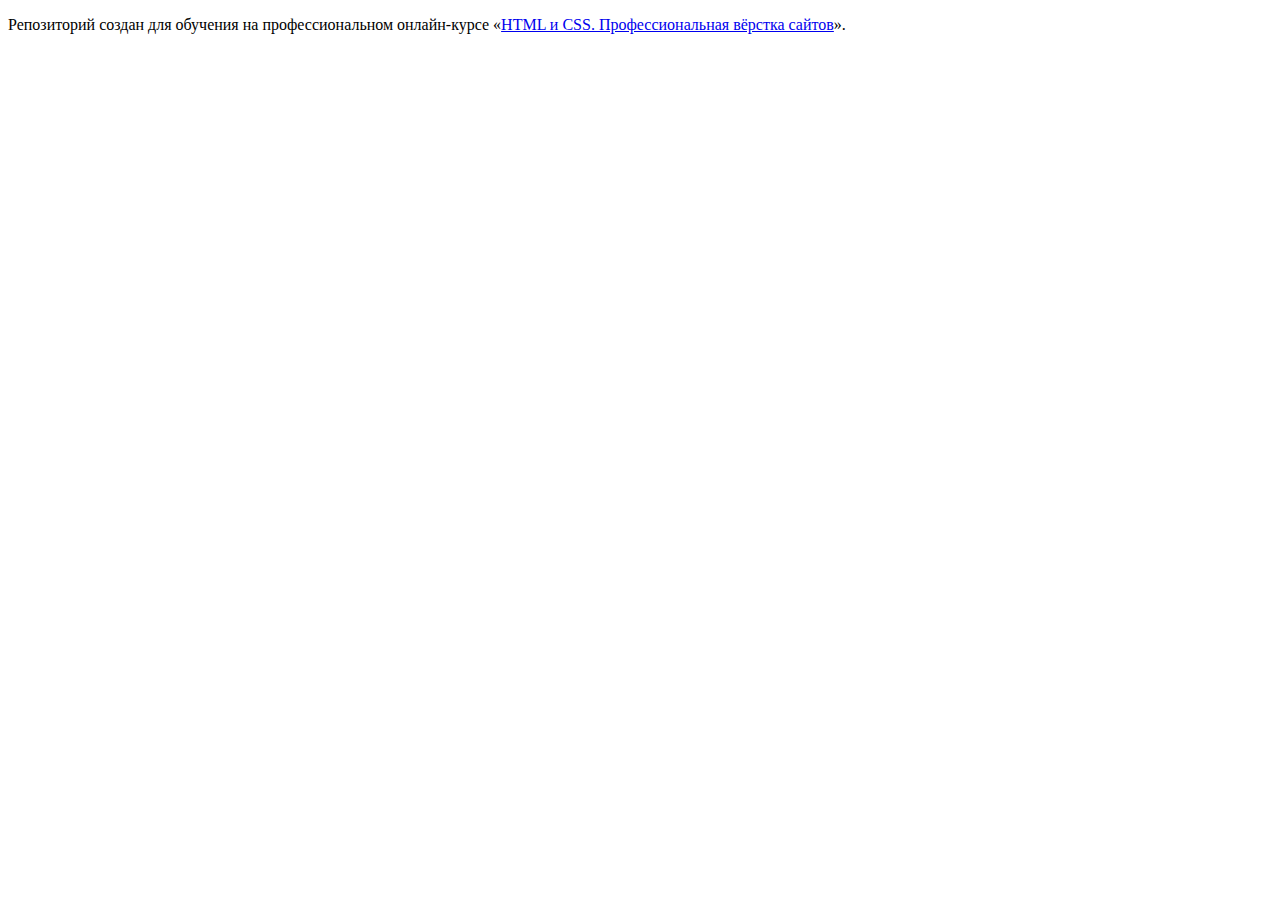
<file: 1/index.html>
<!DOCTYPE html>
<html lang="ru">
  <head>
    <meta charset="utf-8">
    <title>HTML Academy: Седона</title>
    <base href="https://htmlacademy-htmlcss.github.io/1892971-sedona-35/1/">
</head>
  <body>

    <p>Репозиторий создан для обучения на профессиональном онлайн‑курсе «<a href="https://htmlacademy.ru/intensive/htmlcss">HTML и CSS. Профессиональная вёрстка сайтов</a>».</p>

  </body>
</html>
</file>
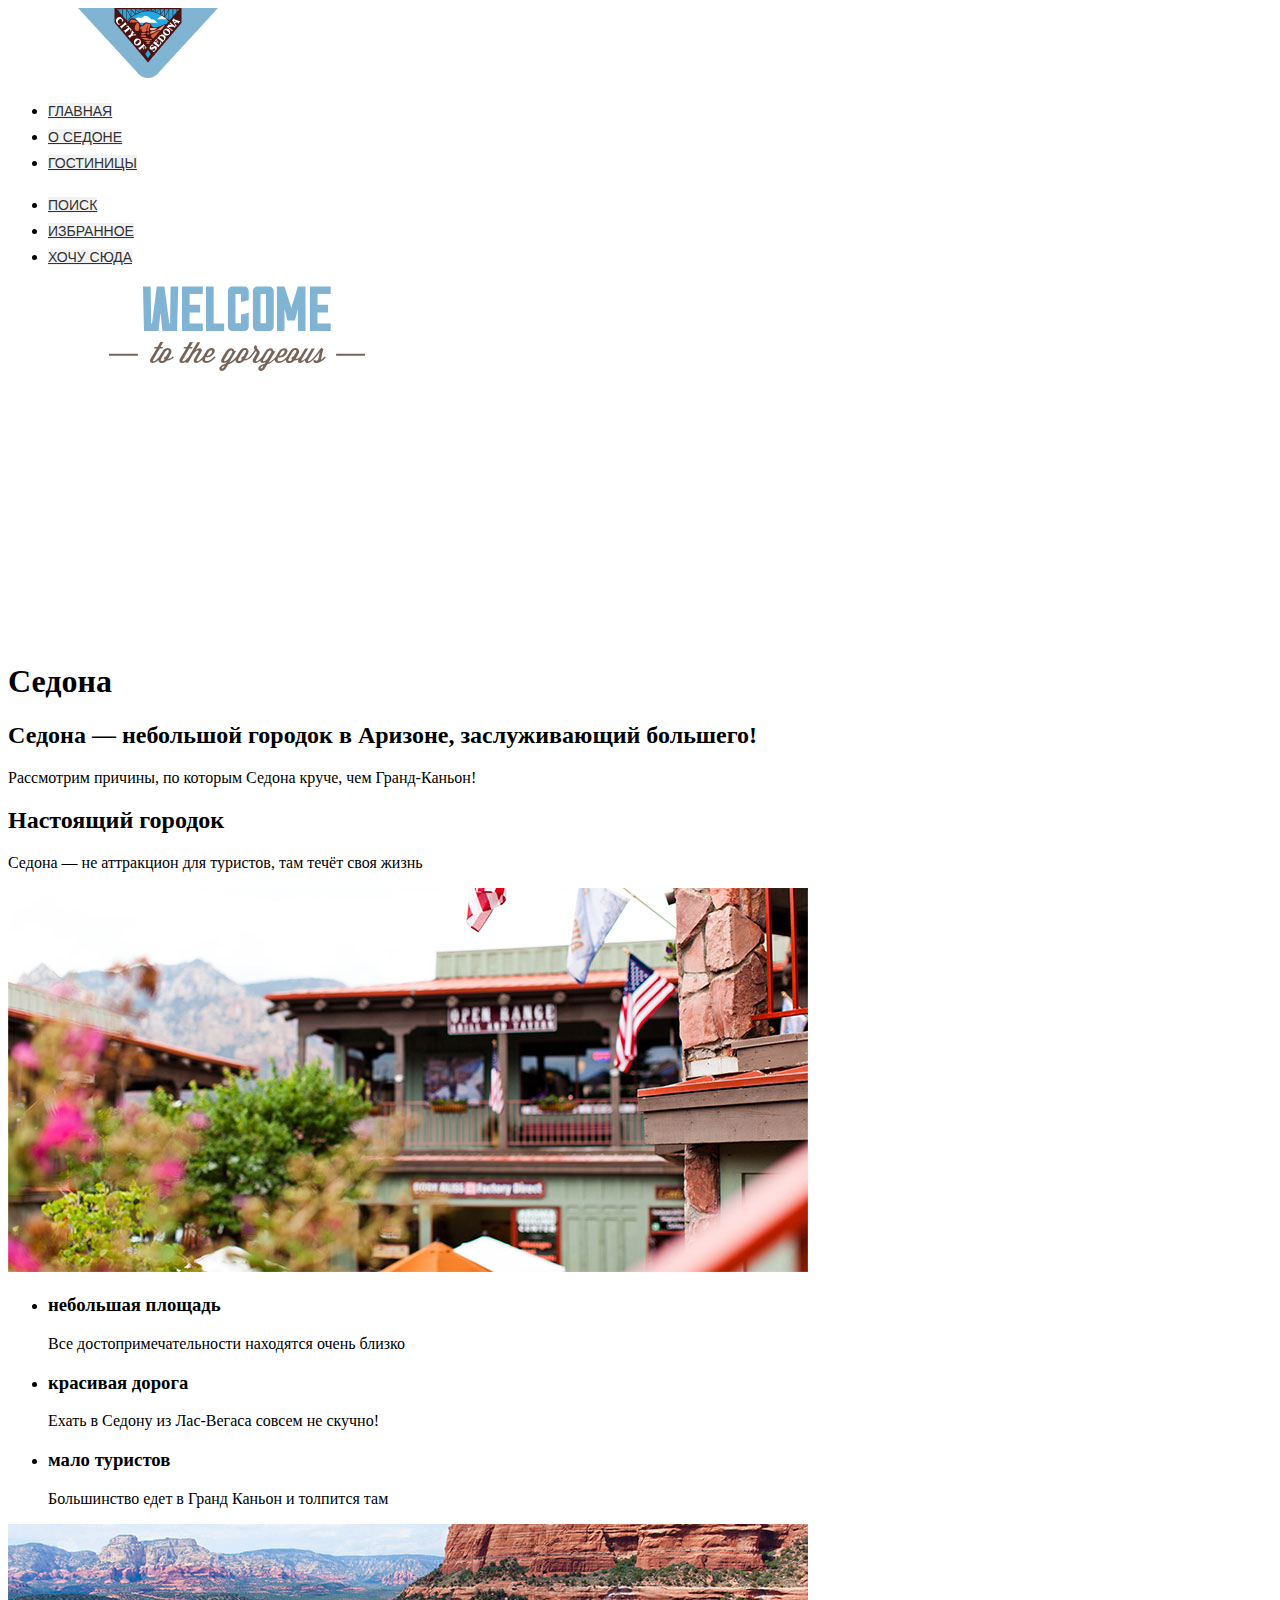
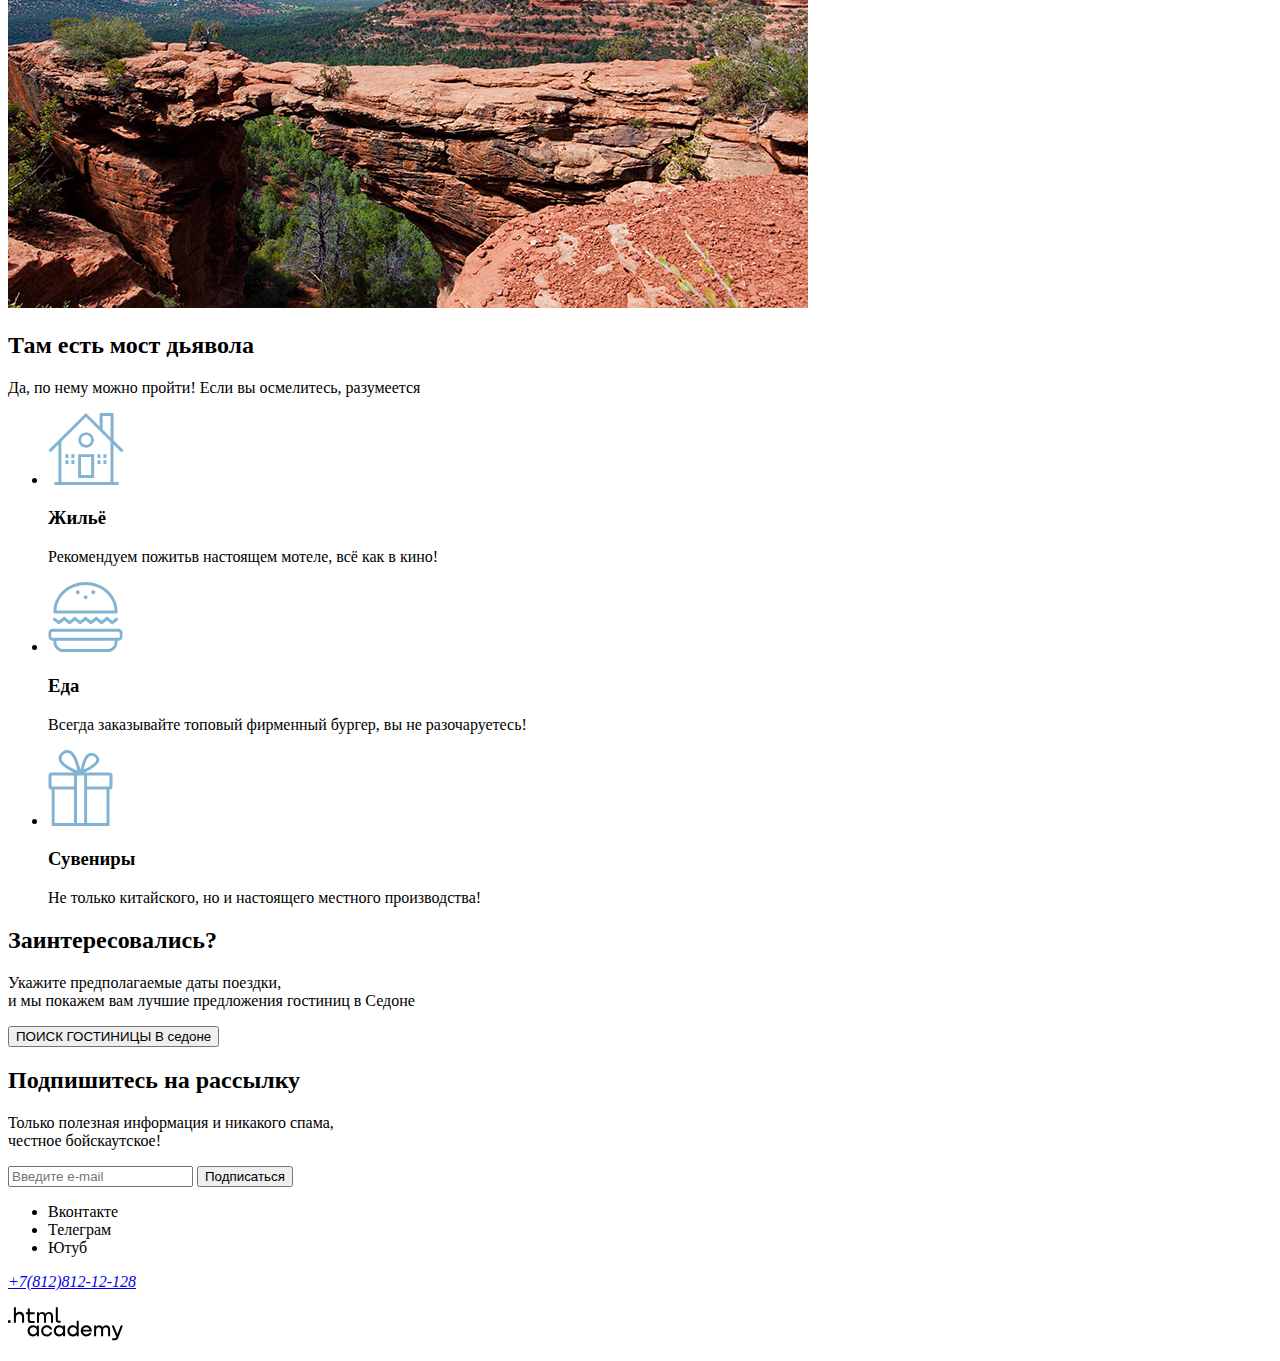
<file: 3/index.html>
<!DOCTYPE html>
<html lang="ru">
  <head>
    <meta charset="utf-8">
    <title>HTML Academy: Седона</title>
    <link type="text/css" rel="stylesheet" href="./main.css" />
    <base href="https://htmlacademy-htmlcss.github.io/1892971-sedona-35/3/">
</head>
  <body>
    <header class="page-header">
      <a class="main-logo">
        <img src="./images/logo-header.png" alt="Логотип сайта Седона">
      </a>
      <nav class="navigation">
        <ul class="navigation-list">
          <li class="navigation-item">
            <a class="navigation-link" href="#" >Главная</a>
          </li>
          <li class="navigation-item">
            <a class="navigation-link" href="#" >О Седоне</a>
          </li>
          <li class="navigation-item">
            <a class="navigation-link" href="#" >Гостиницы</a>
          </li>
        </ul>
        <ul class="navigation-list navigation-user">
          <li class="navigation-item">
            <a class="navigation-link" href="#">
              <span class="visually-hidden">
                Поиск
              </span>
            </a>
          </li>
          <li class="navigation-item">
            <a class="navigation-link" href="#">
              <span class="visually-hidden">
                Избранное
              </span>
            </a>
          </li>
          <li class="navigation-item">
            <a class="navigation-link" href="#">Хочу сюда</a>
          </li>
        </ul>
      </nav>
    </header>
    <main class="main-index">
      <div class="welcome">
      <img src="images/welcome.svg" alt="welcome-sedona">
      <h1 class="visually-hidden">Седона</h1>
      </div>
      <div>
        <h2 class="welcome-title">Седона — небольшой городок в Аризоне,
          заслуживающий большего!</h2>
        <p class="welcome-description">Рассмотрим причины, по которым Седона круче, чем Гранд-Каньон!</p>
      </div>
      <section class="review">
        <section class="card-row">
          <div class="card card-blue">
            <h2>Настоящий городок</h2>
            <p>Седона — не аттракцион для туристов, там течёт своя жизнь</p>
            <img class="town" src="images/picture1.jpg" alt="town">
          </div>
          <ul class="benefits">
            <li class="benefits-item benefits-item-space">
              <h3>небольшая площадь</h3>
              <p>Все достопримечательности находятся очень близко</p>
            </li>
            <li class="benefits-item benefits-item-road">
              <h3>красивая дорога</h3>
              <p>Ехать в Седону из Лас-Вегаса совсем не скучно!</p>
            </li>
            <li class="benefits-item benefits-item-tourist">
              <h3>мало туристов</h3>
              <p>Большинство едет в Гранд Каньон и толпится там</p>
            </li>
          </ul>
        </section>
        <section class="card-row card-reverse">
          <div class="card">
            <img class="logo" src="images/picture2.jpg" alt="bridge">
            <h2>Там есть мост дьявола</h2>
            <p>Да, по нему можно пройти! Если вы осмелитесь, разумеется</p>
          </div>
          <ul class="advantages">
            <li class="advantages-item advantages-item-home">
              <svg xmlns="http://www.w3.org/2000/svg" width="76" height="72" viewBox="0 0 76 72" fill="none">
                <path d="M30.1185 65H46.1827V41.2H30.1185V65ZM33.0301 44.1H43.1707V62.1H33.0301V44.1Z" fill="#83B3D3"/>
                <path d="M73.3916 39.3L75.5 37.2L65.5602 27.3V0H51.6044V13.6L37.9498 0L0.5 37.2L2.60843 39.3L10.4398 31.5V69.1H6.42369V72H70.5803V69.1H65.4598V31.5L73.3916 39.3ZM62.5482 69.1H13.3514V28.5L37.9498 4.1L62.5482 28.5V69.1ZM62.5482 24.4L54.6165 16.5V2.9H62.5482V24.4Z" fill="#83B3D3"/>
                <path d="M30.3193 27.1C30.3193 31.4 33.8333 34.8 38.0502 34.8C42.3675 34.8 45.8815 31.3 45.8815 27.1C45.8815 22.8 42.3675 19.4 38.0502 19.4C33.8333 19.4 30.3193 22.8 30.3193 27.1ZM38.1506 22.1C40.8614 22.1 43.1707 24.3 43.1707 27C43.1707 29.7 40.9618 31.9 38.1506 31.9C35.4398 31.9 33.1305 29.7 33.1305 27C33.1305 24.3 35.3394 22.1 38.1506 22.1Z" fill="#83B3D3"/>
                <path d="M20.4799 41.2H17.4679V45.1H20.4799V41.2Z" fill="#83B3D3"/>
                <path d="M26.4036 41.2H23.3916V45.1H26.4036V41.2Z" fill="#83B3D3"/>
                <path d="M20.4799 47.2H17.4679V51.1H20.4799V47.2Z" fill="#83B3D3"/>
                <path d="M26.4036 47.2H23.3916V51.1H26.4036V47.2Z" fill="#83B3D3"/>
                <path d="M52.508 41.2H49.496V45.1H52.508V41.2Z" fill="#83B3D3"/>
                <path d="M58.4317 41.2H55.4197V45.1H58.4317V41.2Z" fill="#83B3D3"/>
                <path d="M52.508 47.2H49.496V51.1H52.508V47.2Z" fill="#83B3D3"/>
                <path d="M58.4317 47.2H55.4197V51.1H58.4317V47.2Z" fill="#83B3D3"/>
                </svg>
              <h3>Жильё</h3>
              <p>Рекомендуем пожитьв настоящем мотеле, всё как в кино!</p>
            </li>
            <li class="advantages-item advantages-item-eat">
              <svg xmlns="http://www.w3.org/2000/svg" width="75" height="70" viewBox="0 0 75 70" fill="none">
                <path d="M70.5757 46.7H4.6103C2.30452 46.7 0.5 48.6 0.5 51V54.5C0.5 56.9 2.40477 58.8 4.6103 58.8H5.51257V59.9C5.51257 65.4 9.82337 70 15.1367 70H59.8488C65.1621 70 69.4729 65.5 69.4729 59.9V58.8H70.3752C72.681 58.8 74.4855 56.9 74.4855 54.5V51C74.686 48.7 72.7812 46.7 70.5757 46.7ZM66.6659 59.9C66.6659 63.8 63.6583 66.9 59.949 66.9H15.1367C11.4274 66.9 8.41985 63.7 8.41985 59.9V58.8H66.6659V59.9ZM71.7787 54.5C71.7787 55.2 71.1772 55.8 70.5757 55.8H4.51005C3.80829 55.8 3.30704 55.2 3.30704 54.5V51C3.30704 50.3 3.90855 49.7 4.51005 49.7H70.4754C71.1772 49.7 71.6784 50.3 71.6784 51C71.7787 51 71.7787 54.5 71.7787 54.5Z" fill="#83B3D3"/>
                <path d="M16.1392 38.4L21.5528 42.5L26.8661 38.4L32.1794 42.5L37.4927 38.4L42.9063 42.5L48.2196 38.4L53.5329 42.5L58.9465 38.4L64.2598 42.5L70.4754 37.8L68.7711 35.3L64.2598 38.7L58.9465 34.6L53.5329 38.7L48.2196 34.6L42.9063 38.7L37.4927 34.6L32.1794 38.7L26.8661 34.6L21.5528 38.7L16.1392 34.6L10.8259 38.7L6.31458 35.3L4.6103 37.8L10.8259 42.5L16.1392 38.4Z" fill="#83B3D3"/>
                <path d="M8.52011 31.5H69.4729C69.4729 30.9 69.5732 30.3 69.5732 29.6C69.5732 29.2 69.5732 28.8 69.5732 28.4C68.8714 12.7 54.8362 0 37.593 0C20.2495 0 6.21432 12.7 5.51257 28.5C5.51257 28.9 5.51257 29.3 5.51257 29.7C5.51257 30.3 5.50815 30.9 5.6084 31.5H8.52011ZM37.593 3C53.2322 3 66.0644 14.3 66.6659 28.5H8.52011C9.12161 14.4 21.9538 3 37.593 3Z" fill="#83B3D3"/>
                <path d="M37.593 17.3C38.645 17.3 39.4978 16.4046 39.4978 15.3C39.4978 14.1954 38.645 13.3 37.593 13.3C36.541 13.3 35.6882 14.1954 35.6882 15.3C35.6882 16.4046 36.541 17.3 37.593 17.3Z" fill="#83B3D3"/>
                <path d="M29.7734 12.2C30.8254 12.2 31.6782 11.3046 31.6782 10.2C31.6782 9.09543 30.8254 8.2 29.7734 8.2C28.7214 8.2 27.8686 9.09543 27.8686 10.2C27.8686 11.3046 28.7214 12.2 29.7734 12.2Z" fill="#83B3D3"/>
                <path d="M45.3123 12.2C46.3643 12.2 47.2171 11.3046 47.2171 10.2C47.2171 9.09543 46.3643 8.2 45.3123 8.2C44.2604 8.2 43.4076 9.09543 43.4076 10.2C43.4076 11.3046 44.2604 12.2 45.3123 12.2Z" fill="#83B3D3"/>
                </svg>
              <h3>Еда</h3>
              <p>Всегда заказывайте топовый фирменный бургер, вы не разочаруетесь!</p>
            </li>
            <li class="advantages-item advantages-item-gifts">
              <svg xmlns="http://www.w3.org/2000/svg" width="65" height="76" viewBox="0 0 65 76" fill="none">
                <path d="M61.6 22.4625H61.5H36.8C50.6 15.5576 51.7 11.1546 51.2 8.75288C50 4.75007 45.5 1.74797 41.2 3.34909C35.6 5.45056 34.1 13.7564 32.6 19.7606C30.6 13.6563 28.8 5.95091 24.4 2.04818C23.1 0.947407 21.3 -0.253434 18.6 0.0467764C14.6 0.447057 8.8 5.45056 11.1 11.0545C13.4 16.4583 20.8 19.8607 25.7 22.5626H3.7H3.4C1.8 22.5626 0.5 23.8635 0.5 25.4646V36.7725C0.5 38.3736 1.8 39.6745 3.4 39.6745H3.7V72.9979V75.3996V76H61.5V75.4996V72.9979V39.5745H61.6C63.2 39.5745 64.5 38.2736 64.5 36.6724V25.3645C64.5 23.7634 63.2 22.4625 61.6 22.4625ZM42.9 5.85084C45 5.55063 47.9 7.15176 48.2 9.05309C48.6 11.8551 44.8 14.3568 43.1 15.4576C40.6 17.1588 38.2 18.0594 35.8 19.5604C36.7 15.8579 38.3 6.55133 42.9 5.85084ZM20 15.8579C17.8 14.3568 13.5 11.4548 13.6 8.05239C13.7 4.44986 19.3 1.44776 22.4 4.14965C26.3 7.55203 28.1 15.2574 29.5 20.7613C26.3 19.2602 23.2 17.9593 20 15.8579ZM26 72.9979H6.6V39.5745H26V72.9979ZM26 36.4723H3.5V25.4646H26V36.4723ZM36.2 36.4723V39.4744V72.9979H29V39.5745V36.5724V25.5647H36.2V36.4723ZM58.5 72.9979H39.1V39.5745H58.5V72.9979ZM61.4 36.4723H39.1V25.4646H61.4V36.4723Z" fill="#83B3D3"/>
                </svg>
              <h3>Сувениры</h3>
              <p>Не только китайского, но и настоящего местного производства!</p>
            </li>
          </ul>
        </section>
      </section>
      <section class="interest">
        <h2>Заинтересовались?</h2>
        <p>Укажите предполагаемые даты поездки,<br> и мы покажем вам лучшие предложения гостиниц в Седоне</p>
        <button class="btn-interest" type="button">ПОИСК ГОСТИНИЦЫ В седоне</button>
      </section>
      <section class="subscription">
        <h2>Подпишитесь на рассылку</h2>
        <p>Только полезная информация и никакого спама,<br> честное бойскаутское!</p>
        <form id="asd_subscribe_form" method="post" action="/">
          <div class="submit_group">
              <input type="text" placeholder="Введите e-mail" value="" name="asd_email">
              <button type="submit" value="Подписаться" id="asd_subscribe_submit" name="asd_submit">Подписаться</button>
          </div>
        </form>
      </section>
    </main>
    <footer class="page-footer">
      <ul class="footer-social-list">
        <li class="footer-social-item">
          <a class="button" href="#"></a>
            <span class="visually-hidden">Вконтакте</span>
        </li>
        <li class="footer-social-item">
          <a class="button" href="#"></a>
            <span class="visually-hidden">Телеграм</span>
        </li>
        <li class="footer-social-item">
          <a class="button" href="#"></a>
            <span class="visually-hidden">Ютуб</span>
        </li>
      </ul>
        <address class="contacts-address">
          <a class="contacts-phone" href="tel:+7(812)812-12-12">+7(812)812-12-128</a>
        </address>
      <p class="about-text">
          <a class="htmlacademy-link" href="https://htmlacademy.ru/">
            <img src="images/html-academy.svg" alt="htmlacademy">
          </a>
      </p>
    </footer>
  </body>
</html>
</file>
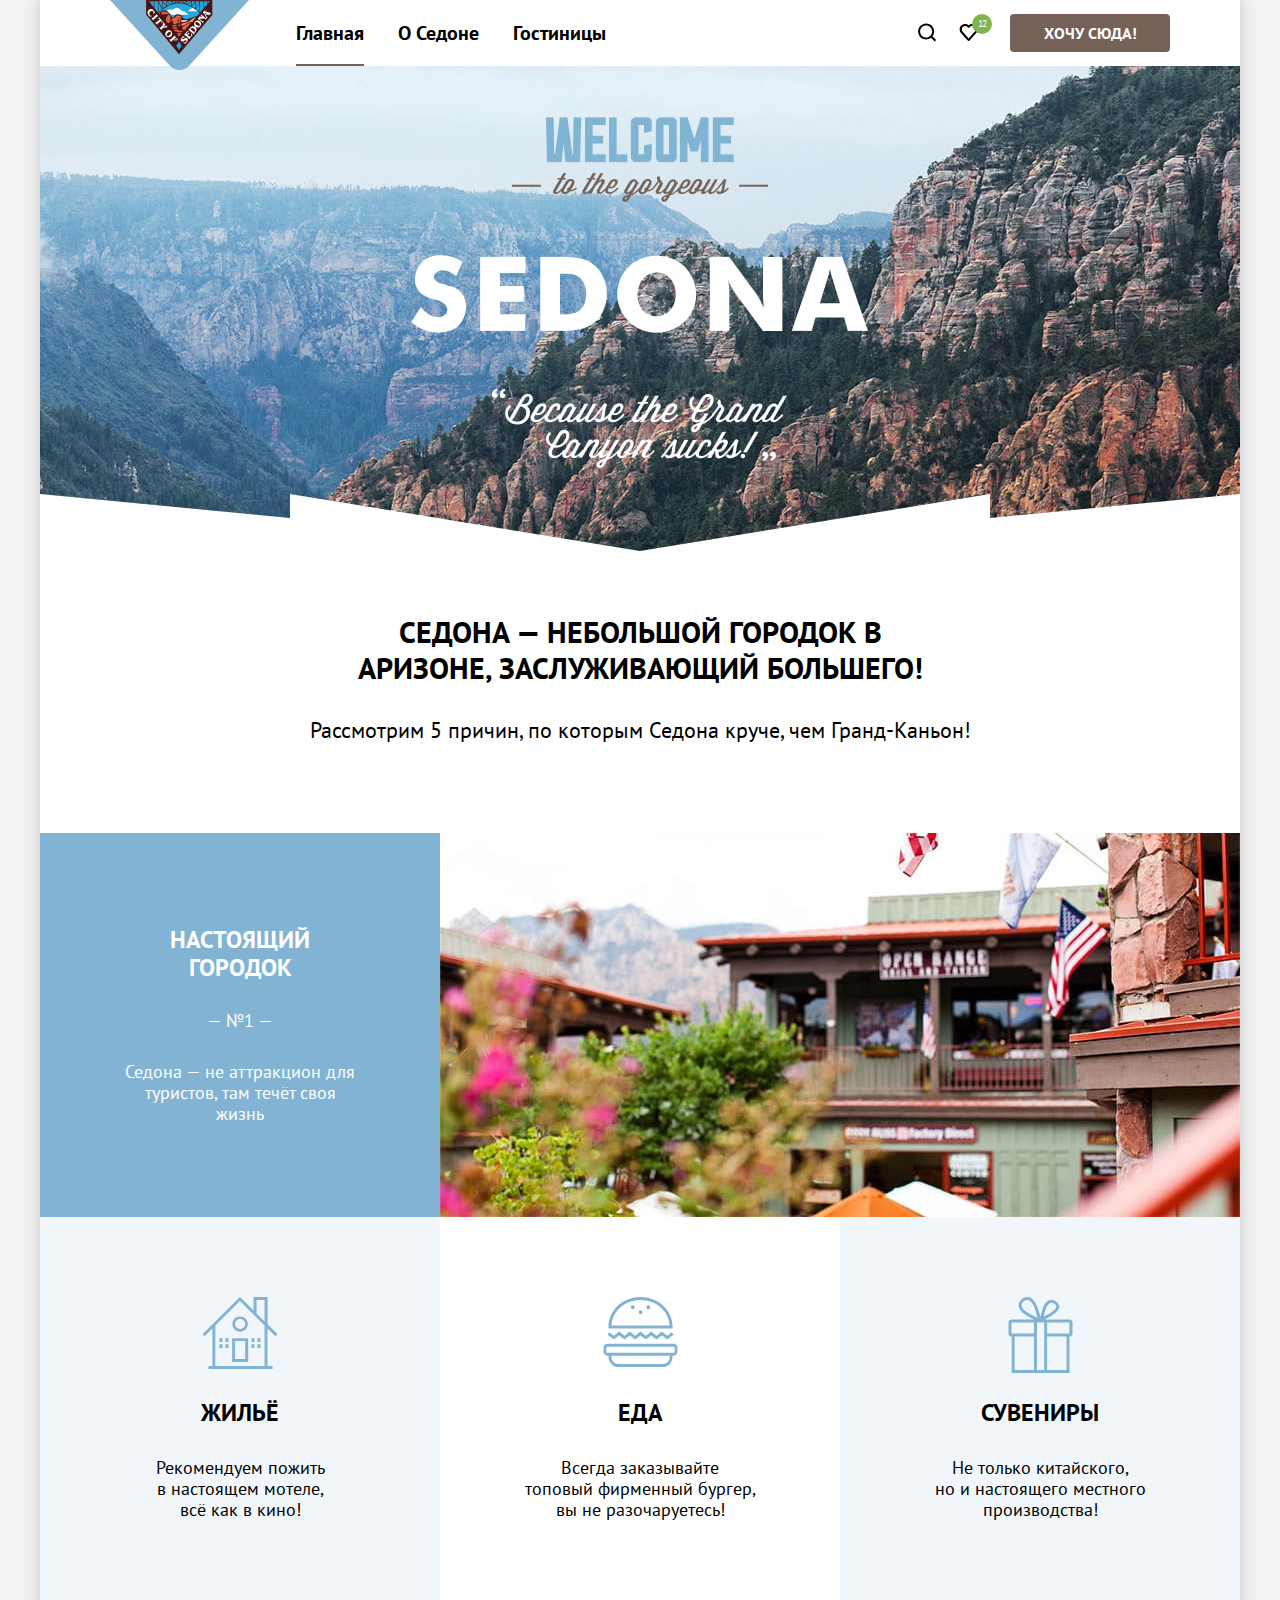
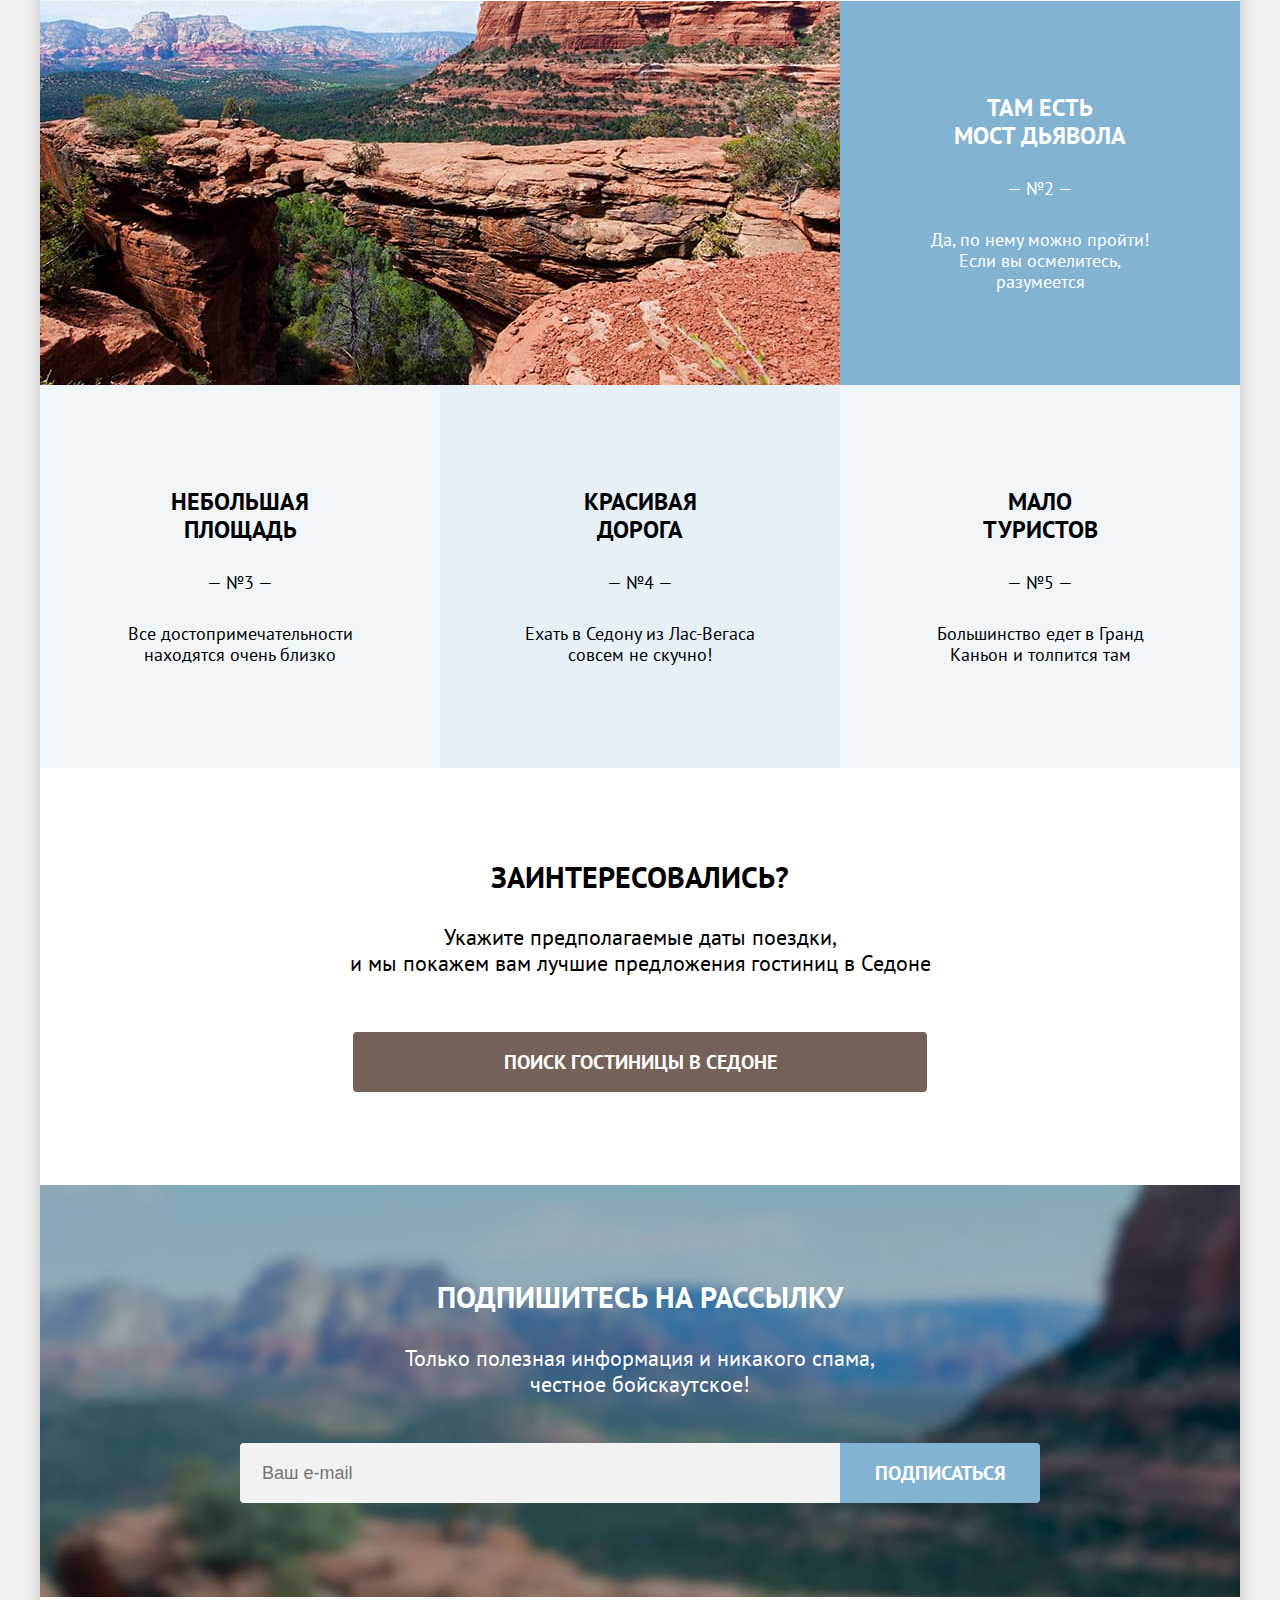
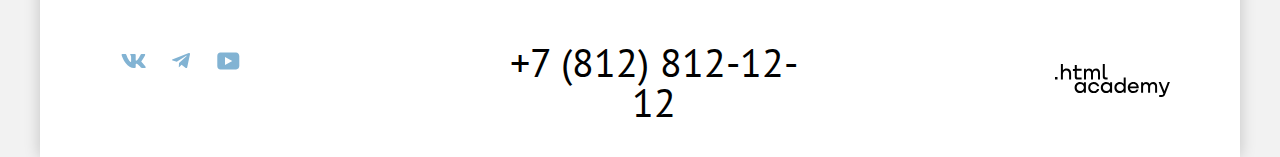
<file: 6/index.html>
<!DOCTYPE html>
<html lang="ru">

<head>
  <meta charset="utf-8">
  <title>Седона</title>
  <link rel="stylesheet" href="styles/styles.css">
  <link rel="icon" href="favicon.ico">
  <link rel="icon" type="image/png" href="images/favicon.png">
  <base href="https://htmlacademy-htmlcss.github.io/1892971-sedona-35/6/">
</head>

<body>
  <div class="container">
    <header class="page-header">
      <nav class="page-navigation">
        <a class="logo-link" href="#"><img class="logo-img" src="images/logo.svg" width="139" height="70"
            alt="Логотип Седоны."></a>
        <ul class="navigation-list">
          <li class="navigation-item">
            <a class="navigation-link navigation-link-current" href="#">
              Главная
            </a>
          </li>
          <li class="navigation-item">
            <a class="navigation-link" href="#">
              О Седоне
            </a>
          </li>
          <li class="navigation-item">
            <a class="navigation-link" href="catalog.html">
              Гостиницы
            </a>
          </li>
        </ul>
        <ul class="user-navigation">
          <li class="navigation-item">
            <a class="navigation-link search" href="#">
              <span class="visually-hidden">Поиск.</span> <svg width="19" height="19" viewBox="0 0 19 19" fill="none"
                xmlns="http://www.w3.org/2000/svg">
                <path
                  d="m18.159 17.05-3.711-3.7c1.003-1.3 1.705-3 1.705-4.9 0-4.4-3.61-8-8.023-8C3.718.45.107 4.15.107 8.55c0 4.4 3.61 8 8.023 8 1.805 0 3.51-.6 4.914-1.7l3.71 3.7 1.404-1.5ZM8.13 14.55c-3.31 0-6.017-2.7-6.017-6s2.708-6 6.017-6c3.31 0 6.017 2.7 6.017 6s-2.707 6-6.017 6Z"
                  fill="#000" />
              </svg>
            </a>
          </li>
          <li class="navigation-item">
            <a class="navigation-link favs" href="#">
              <span class="visually-hidden">Избранное.</span> <svg width="19" height="17" viewBox="0 0 19 17" fill="none"
                xmlns="http://www.w3.org/2000/svg">
                <path
                  d="M9.577 17c-.301 0-.602-.1-.803-.4-5.415-6.1-6.719-7.5-7.02-7.9C1.052 7.8.651 6.6.651 5.4c0-3 2.407-5.4 5.516-5.4 1.304 0 2.507.5 3.51 1.3C10.68.5 11.983 0 13.187 0c3.008 0 5.516 2.4 5.516 5.4 0 1.3-.502 2.5-1.304 3.4l-7.02 7.9c-.2.2-.401.3-.802.3ZM3.56 7.5c.3.4 3.51 4 6.117 6.9l6.218-7c.5-.5.701-1.2.701-2 0-1.8-1.504-3.3-3.309-3.3-1.003 0-2.006.5-2.708 1.3-.3.3-.601.4-.902.4-.3 0-.602-.2-.802-.4-.702-.8-1.705-1.3-2.708-1.3-1.805 0-3.31 1.5-3.31 3.3-.1.9.301 1.6.703 2.1-.1 0-.1 0 0 0Z"
                  fill="#000" />
              </svg>
            </a>
          </li>
          <li>
            <button class="button want-button basic-button" type="button">Хочу сюда!</button>
          </li>
        </ul>
      </nav>
    </header>
    <main class="main-container main-index">
      <div class="page-container">
        <h1 class="index-title"><span class="visually-hidden"> Добро пожаловать в Седону</span></h1>
        <img class="sedona-img" src="images/gorgeous.jpg" width="1200" height="485"
          alt="Welcome to the gorgeous Sedona.">
        <section class="advantages">
          <div class="reasons-container">
            <h2 class="advantages-title">Седона — небольшой городок в Аризоне,
              заслуживающий большего!</h2>
            <p class="advantages-reasons">Рассмотрим 5 причин, по которым Седона круче, чем Гранд-Каньон!</p>
          </div>
          <div class="advantages-box">
            <div class="advantages-wrapper">
              <h3 class="reasons-title">Настоящий городок</h3>
              <p class="reasons-number">— №1 —</p>
              <p class="reasons-subscription">Седона — не аттракцион для туристов, там течёт своя жизнь</p>
            </div>
            <img src="images/town.jpg" width="800" height="384" alt="Городок Седона.">
          </div>
          <ul class="town-qualities-list">
            <li class="town-qualities-item">
              <h4 class="qualities-title">Жильë</h4>
              <p class="qualities-subscription qualities-subscription-housing">Рекомендуем пожить в настоящем мотеле,
                всё как в кино!</p>
            </li>
            <li class="town-qualities-item">
              <h4 class="qualities-title">Еда</h4>
              <p class="qualities-subscription qualities-subscription-food">Всегда заказывайте<br> топовый фирменный бургер, вы не
                разочаруетесь!</p>
            </li>
            <li class="town-qualities-item">
              <h4 class="qualities-title">Сувениры</h4>
              <p class="qualities-subscription">Не только китайского,<br>
                но и настоящего местного<br> производства!</p>
            </li>
          </ul>
          <div class="advantages-box">
            <img src="images/bridge.jpg" width="800" height="384" alt="Мост дьявола.">
            <div class="advantages-wrapper">
              <h3 class="reasons-title">Там есть<br> мост дьявола</h3>
              <p class="reasons-number">— №2 —</p>
              <p class="reasons-subscription">Да, по нему можно пройти! Если вы осмелитесь, разумеется</p>
            </div>
          </div>
          <ul class="advantages-list">
            <li class="advantages-item">
              <h3 class="reasons-title">Небольшая<br> площадь</h3>
              <p class="reasons-number">— №3 —</p>
              <p class="reasons-subscription">Все достопримечательности находятся очень близко</p>
            </li>
            <li class="advantages-item">
              <h3 class="reasons-title">Красивая<br> дорога</h3>
              <p class="reasons-number">— №4 —</p>
              <p class="reasons-subscription">Ехать в Седону из Лас-Вегаса совсем не скучно!</p>
            </li>
            <li class="advantages-item">
              <h3 class="reasons-title">Мало<br> туристов</h3>
              <p class="reasons-number">— №5 —</p>
              <p class="reasons-subscription">Большинство едет в Гранд Каньон и толпится там</p>
            </li>
          </ul>
        </section>
        <section class="booking">
          <h2 class="booking-title">Заинтересовались?</h2>
          <p class="booking-subscription">Укажите предполагаемые даты поездки,<br>и мы покажем вам лучшие предложения гостиниц в Седоне

          </p>
          <button class="button booking-button basic-button" type="button">Поиск гостиницы в Седоне</button>
        </section>
      </div>
    </main>
    <footer class="page-footer">
      <section class="index-newsletter">
        <h2 class="newsletter-title">Подпишитесь на рассылку</h2>
        <p class="newsletter-subscription">Только полезная информация и никакого спама, честное бойскаутское!</p>
        <form class="newsletter-form" action="https://echo.htmlacademy.ru/" method="post">
          <input class="email" type="email" name="email" placeholder="Ваш e-mail">
          <button class="button second-button submit-button" type="submit">Подписаться</button>
        </form>
      </section>
      <section class="contacts">
        <ul class="social-list">
          <li class="'social-item">
            <a class="social-link vk" href="https://vk.com/htmlacademy"><span class="visually-hidden">VK.</span><svg
                class="social-icon" width="25" height="14" viewBox="0 0 25 14" xmlns="http://www.w3.org/2000/svg">
                <path fill-rule="evenodd" clip-rule="evenodd"
                  d="M24.1 1c.2-.6 0-1-.8-1h-2.6c-.7 0-1 .3-1.1.7 0 0-1.4 3.2-3.3 5.3-.6.6-.9.8-1.2.8-.2 0-.4-.2-.4-.7V.9c0-.6-.2-.9-.8-.9h-4c-.5 0-.8.3-.8.6 0 .6 1 .8 1 2.5V7c0 .8 0 1-.4 1-.9 0-3-3.2-4.3-6.9-.3-.7-.5-1-1.2-1H1.6C.8 0 .6.3.6.7c0 .7 1 4.1 4.2 8.6 2.2 3 5.2 4.7 8 4.7 1.7 0 1.9-.4 1.9-1v-2.3c0-.8.2-.9.7-.9.4 0 1 .2 2.6 1.7 1.8 1.7 2 2.5 3 2.5h2.7c.7 0 1.1-.4 1-1.1-.3-.7-1.2-1.8-2.3-3L20.6 8c-.4-.5-.3-.7 0-1.1 0 0 3.2-4.4 3.5-6Z" />
              </svg></a>
          </li>
          <li class="'social-item">
            <a class="social-link tg" href="https://t.me/htmlacademy"><span class="visually-hidden">Twitter.</span><svg
                class="social-icon" width="18" height="16" viewBox="0 0 18 16" xmlns="http://www.w3.org/2000/svg">
                <path
                  d="M16.79.1.84 6.25c-1.09.43-1.08 1.04-.2 1.31l4.1 1.28 9.47-5.98c.44-.27.85-.12.52.18L7.05 9.96l-.28 4.22c.41 0 .6-.19.83-.41l1.99-1.93 4.13 3.05c.77.42 1.31.2 1.5-.7l2.72-12.8c.28-1.12-.43-1.62-1.16-1.3Z" />
              </svg></a>
          </li>
          <li class="'social-item">
            <a class="social-link yt" href="https://youtube.com/user/htmlacademyru"><span
                class="visually-hidden">YouTube.</span><svg class="social-icon" width="23" height="18"
                viewBox="0 0 23 18" xmlns="http://www.w3.org/2000/svg">
                <path
                  d="M19 .5H3.4C1.6.5.3 2.1.3 3.9v10c0 2 1.3 3.6 3.2 3.6h15.7c1.6 0 3.1-1.6 3.1-3.4V3.9C22.1 2.1 20.8.5 19 .5ZM8 13V5l7.3 4L8 13Z" />
              </svg></a>
          </li>
        </ul>
          <a class="phone" href="tel:+78128121212">+7 (812) 812-12-12</a>
        <a class="html-academy-link" href="https://htmlacademy.ru/"><svg class="html-icon" width="115" height="33"
            viewBox="0 0 115 33" xmlns="http://www.w3.org/2000/svg">
            <path
              d="M0 12.9v2.6h2.5v-2.6H0ZM11.6 4.5c-1.6 0-2.8.7-3.6 1.7h-.1V0h-2v15.5h2v-5.3c0-2.1 1.3-3.6 3.3-3.6 1.8 0 2.9 1.4 2.9 3.2v5.7h2V9.4c.1-3-1.8-4.9-4.5-4.9ZM26.6 4.8h-4.8V1.1h-2v3.8h-1.9v2h1.9v6c0 1.7 1 2.7 2.7 2.7h4.1v-2h-3.7c-.7 0-1.1-.4-1.1-1.1V6.8h4.8v-2ZM41.1 4.6c-1.6 0-2.9.8-3.5 2.1h-.1c-.6-1.2-1.8-2.1-3.4-2.1-1.4 0-2.5.8-3.1 1.8h-.1V4.8H29v10.6h2V10c0-2 1-3.5 2.6-3.5 1.5 0 2.4 1 2.4 2.6v6.3h2V9.8c0-2.4 1.4-3.3 2.6-3.3 1.5 0 2.4 1 2.4 2.6v6.3h2V8.9c.1-2.5-1.4-4.3-3.9-4.3ZM47.8 12.7c0 1.7 1 2.7 2.8 2.7h2v-2h-1.7c-.7 0-1.1-.4-1.1-1.1V0h-2v12.7ZM28.9 19.7c-.9-1.1-2.2-1.8-3.9-1.8-3.1 0-5.4 2.3-5.4 5.6s2.3 5.6 5.4 5.6c1.8 0 3-.8 3.8-1.9h.1v1.6h2V18.2h-2v1.5Zm-3.6 7.4c-2.2 0-3.6-1.6-3.6-3.6s1.4-3.6 3.6-3.6 3.6 1.6 3.6 3.6c0 1.9-1.4 3.6-3.6 3.6ZM44.2 22c-.5-2.4-2.6-4.1-5.4-4.1a5.4 5.4 0 0 0-5.6 5.6c0 3.1 2.2 5.6 5.6 5.6 2.8 0 4.9-1.8 5.4-4.2h-2.1a3.4 3.4 0 0 1-3.3 2.3c-2.2 0-3.6-1.6-3.6-3.6s1.4-3.6 3.6-3.6c1.6 0 2.8 1 3.3 2.2h2.1V22ZM55.1 19.7c-.9-1.1-2.2-1.8-3.9-1.8-3.1 0-5.4 2.3-5.4 5.6s2.3 5.6 5.4 5.6c1.8 0 3-.8 3.8-1.9h.1v1.6h2V18.2h-2v1.5Zm-3.6 7.4c-2.2 0-3.6-1.6-3.6-3.6s1.4-3.6 3.6-3.6 3.6 1.6 3.6 3.6c0 1.9-1.5 3.6-3.6 3.6ZM68.7 19.8c-.9-1.1-2.2-1.9-3.9-1.9-3.1 0-5.4 2.3-5.4 5.6s2.2 5.6 5.4 5.6c1.7 0 3-.8 3.8-1.8h.1v1.5h2V13.4h-2v6.4Zm-3.6 7.3c-2.2 0-3.6-1.6-3.6-3.6s1.4-3.6 3.6-3.6 3.6 1.6 3.6 3.6c-.1 2-1.5 3.6-3.6 3.6ZM78.3 17.9c-3.3 0-5.5 2.5-5.5 5.6 0 3 2.1 5.6 5.5 5.6 2.5 0 4.5-1.3 5.2-3.6h-2.1c-.5 1-1.6 1.6-3 1.6-1.9 0-3.3-1.3-3.4-2.9h8.8c.2-3.6-2-6.3-5.5-6.3Zm0 1.9c1.7 0 3 1 3.3 2.6h-6.5c.3-1.5 1.5-2.6 3.2-2.6ZM98.2 17.9c-1.6 0-2.9.8-3.6 2h-.1c-.6-1.2-1.8-2-3.4-2-1.4 0-2.5.7-3.1 1.8v-1.5h-1.9v10.6h2v-5.4c0-2 1-3.4 2.6-3.5 1.5 0 2.4 1 2.4 2.6v6.3h2v-5.6c0-2.4 1.4-3.3 2.6-3.3 1.5 0 2.4 1 2.4 2.6v6.3h2v-6.5c.1-2.6-1.4-4.4-3.9-4.4ZM109.4 27l-3.6-8.9h-2.2l4.8 11.6c-.3.9-.7 1.2-1.7 1.2h-2.5v2h2.5c1.8 0 2.8-.8 3.5-2.6l4.7-12.2h-2.1l-3.4 8.9Z" />
          </svg></a>
      </section>
    </footer>
  </div>
  <div class="modal-container modal-container-close">
    <div class="modal modal-search">
      <button class="modal-close-button">
        <svg width="13" height="13" xmlns="http://www.w3.org/2000/svg"><path d="M13 1.2 11.8 0 6.5 5.3 1.2 0 0 1.2l5.3 5.3L0 11.8 1.2 13l5.3-5.3 5.3 5.3 1.2-1.2-5.3-5.3L13 1.2Z"/></svg>
        <span class="visually-hidden">Закрыть.</span>
      </button>
      <section class="modal-content">
        <h2 class="modal-title">Поиск гостиницы в Седоне</h2>
        <form class="search-form" action="https://echo.htmlacademy.ru/" method="post">
          <div class="field-group modal-date">
            <label class="modal-label" for="date-in">Дата Заезда:</label>
            <div class="date-field-wrap">
            <input class="date-field field" type="text" id="date-in" name="date-in" placeholder="27 апреля 2020">
            <button class="calendar" type="button">
              <svg class="calendar-icon" width="15" height="15" xmlns="http://www.w3.org/2000/svg"><path d="M5.5 10c.3 0 .5-.2.5-.5S5.8 9 5.5 9s-.5.2-.5.5.2.5.5.5Z"/><path d="M14 2h-2V0h-1v2H4V0H3v2H1c-.6 0-1 .4-1 1v11c0 .5.4 1 1 1h13c.5 0 1-.5 1-1V3c0-.6-.5-1-1-1Zm0 12H1V7h13v7ZM1 6V3h2v2h1V3h7v2h1V3h2v3H1Z" /><path d="M7.5 10c.3 0 .5-.2.5-.5S7.8 9 7.5 9s-.5.2-.5.5.2.5.5.5ZM9.5 10c.3 0 .5-.2.5-.5S9.8 9 9.5 9s-.5.2-.5.5.2.5.5.5ZM5.5 11c-.3 0-.5.2-.5.5s.2.5.5.5.5-.2.5-.5-.2-.5-.5-.5ZM3.5 10c.3 0 .5-.2.5-.5S3.8 9 3.5 9s-.5.2-.5.5.2.5.5.5ZM3.5 11c-.3 0-.5.2-.5.5s.2.5.5.5.5-.2.5-.5-.2-.5-.5-.5ZM7.5 11c-.3 0-.5.2-.5.5s.2.5.5.5.5-.2.5-.5-.2-.5-.5-.5ZM9.5 11c-.3 0-.5.2-.5.5s.2.5.5.5.5-.2.5-.5-.2-.5-.5-.5ZM11.5 10c.3 0 .5-.2.5-.5s-.2-.5-.5-.5-.5.2-.5.5.2.5.5.5ZM11.5 11c-.3 0-.5.2-.5.5s.2.5.5.5.5-.2.5-.5-.2-.5-.5-.5Z"/></svg>
            </button>
            <p class="message-error">Мы не можем отправить вас в прошлое.</p>
            </div>
          </div>
          <div class="field-group modal-date">
            <label class="modal-label" for="date-out">Дата Выезда:</label>
            <div class="date-field-wrap">
            <input class="date-field field" type="text" id="date-out" name="date-out" placeholder="1 сентября 2021">
            <button class="calendar" type="button">
              <svg class="calendar-icon" width="15" height="15" xmlns="http://www.w3.org/2000/svg"><path d="M5.5 10c.3 0 .5-.2.5-.5S5.8 9 5.5 9s-.5.2-.5.5.2.5.5.5Z"/><path d="M14 2h-2V0h-1v2H4V0H3v2H1c-.6 0-1 .4-1 1v11c0 .5.4 1 1 1h13c.5 0 1-.5 1-1V3c0-.6-.5-1-1-1Zm0 12H1V7h13v7ZM1 6V3h2v2h1V3h7v2h1V3h2v3H1Z" /><path d="M7.5 10c.3 0 .5-.2.5-.5S7.8 9 7.5 9s-.5.2-.5.5.2.5.5.5ZM9.5 10c.3 0 .5-.2.5-.5S9.8 9 9.5 9s-.5.2-.5.5.2.5.5.5ZM5.5 11c-.3 0-.5.2-.5.5s.2.5.5.5.5-.2.5-.5-.2-.5-.5-.5ZM3.5 10c.3 0 .5-.2.5-.5S3.8 9 3.5 9s-.5.2-.5.5.2.5.5.5ZM3.5 11c-.3 0-.5.2-.5.5s.2.5.5.5.5-.2.5-.5-.2-.5-.5-.5ZM7.5 11c-.3 0-.5.2-.5.5s.2.5.5.5.5-.2.5-.5-.2-.5-.5-.5ZM9.5 11c-.3 0-.5.2-.5.5s.2.5.5.5.5-.2.5-.5-.2-.5-.5-.5ZM11.5 10c.3 0 .5-.2.5-.5s-.2-.5-.5-.5-.5.2-.5.5.2.5.5.5ZM11.5 11c-.3 0-.5.2-.5.5s.2.5.5.5.5-.2.5-.5-.2-.5-.5-.5Z"/></svg>
            </button>
            <p class="message-success">На эти даты есть свободные номера. Пока есть.</p>
            </div>
          </div>
          <div class="field-group field-group-adults">
            <label class="modal-label" for="adults-number">Взрослые:</label>
            <div class="field-group-wrap">
            <input class="guests-field field" type="number" id="adults-number" name="adults-number" value="2">
            <button class="guests-button less" type="button">
              <svg class="less-icon hover-icon" width="13" height="1" xmlns="http://www.w3.org/2000/svg"><path d="M0 0v1h13V0H0Z"/></svg>
            </button>
            <button class="guests-button more" type="button">
              <svg class="more-icon hover-icon" width="13" height="13" xmlns="http://www.w3.org/2000/svg"><path d="M13 6H7V0H6v6H0v1h6v6h1V7h6V6Z"/></svg>
            </button>
            </div>
          </div>
          <div class="field-group">
            <span class="modal-label">
            <label class="modal-label" for="kids-number">Дети:</label>
            <span class="tooltip">
              <button class="tooltip-toggle" type="button" aria-labelledby="tooltip-label">
                <svg width="1" height="9" viewBox="0 0 1 9" fill="none" xmlns="http://www.w3.org/2000/svg"><g clip-path="url(#a)" fill="#fff"><path d="M0 9h1V3H0v6ZM1 0H0v1h1V0Z"/></g><defs><clipPath id="a"><path fill="#fff" d="M0 0h1v9H0z"/></clipPath></defs></svg>
              </button>
              <span class="tooltip-text" role="tooltip" id="tooltip-label">Укажите количество детей, которые будут с вами, возраст которых от 6 до 18 лет. Дети до 6 лет размещаются бесплатно.</span>
            </span>
            </span>
            <div class="field-group-wrap">
            <input class="guests-field field" type="number" id="kids-number" name="kids-number" value="1">
            <button class="guests-button less" type="button">
              <svg class="less-icon hover-icon" width="13" height="1" xmlns="http://www.w3.org/2000/svg"><path d="M0 0v1h13V0H0Z"/></svg>
            </button>
            <button class="guests-button more" type="button">
              <svg class="more-icon hover-icon" width="13" height="13" xmlns="http://www.w3.org/2000/svg"><path d="M13 6H7V0H6v6H0v1h6v6h1V7h6V6Z"/></svg>
            </button>
            </div>
          </div>
          <button class="button second-button modal-button" type="submit">Найти</button>
        </form>
      </section>
    </div>
  </div>
</body>

</html>
</file>
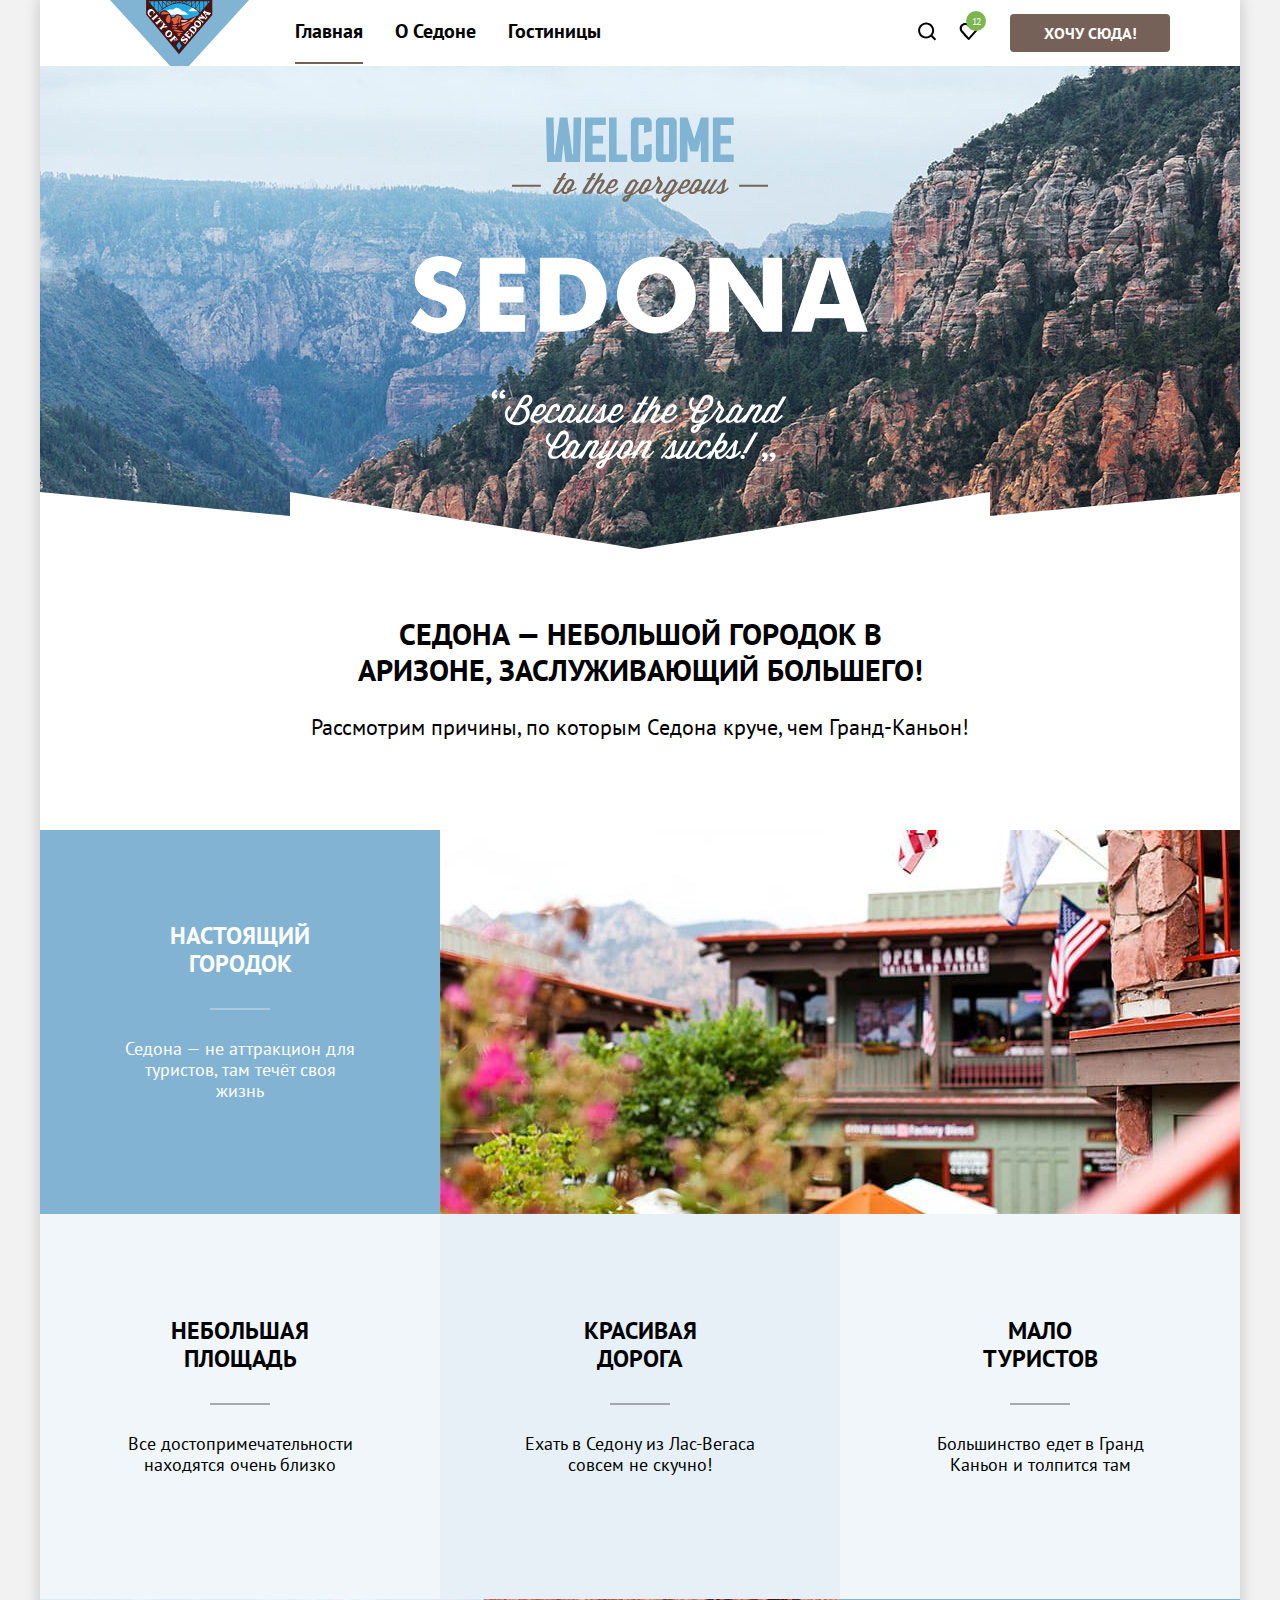
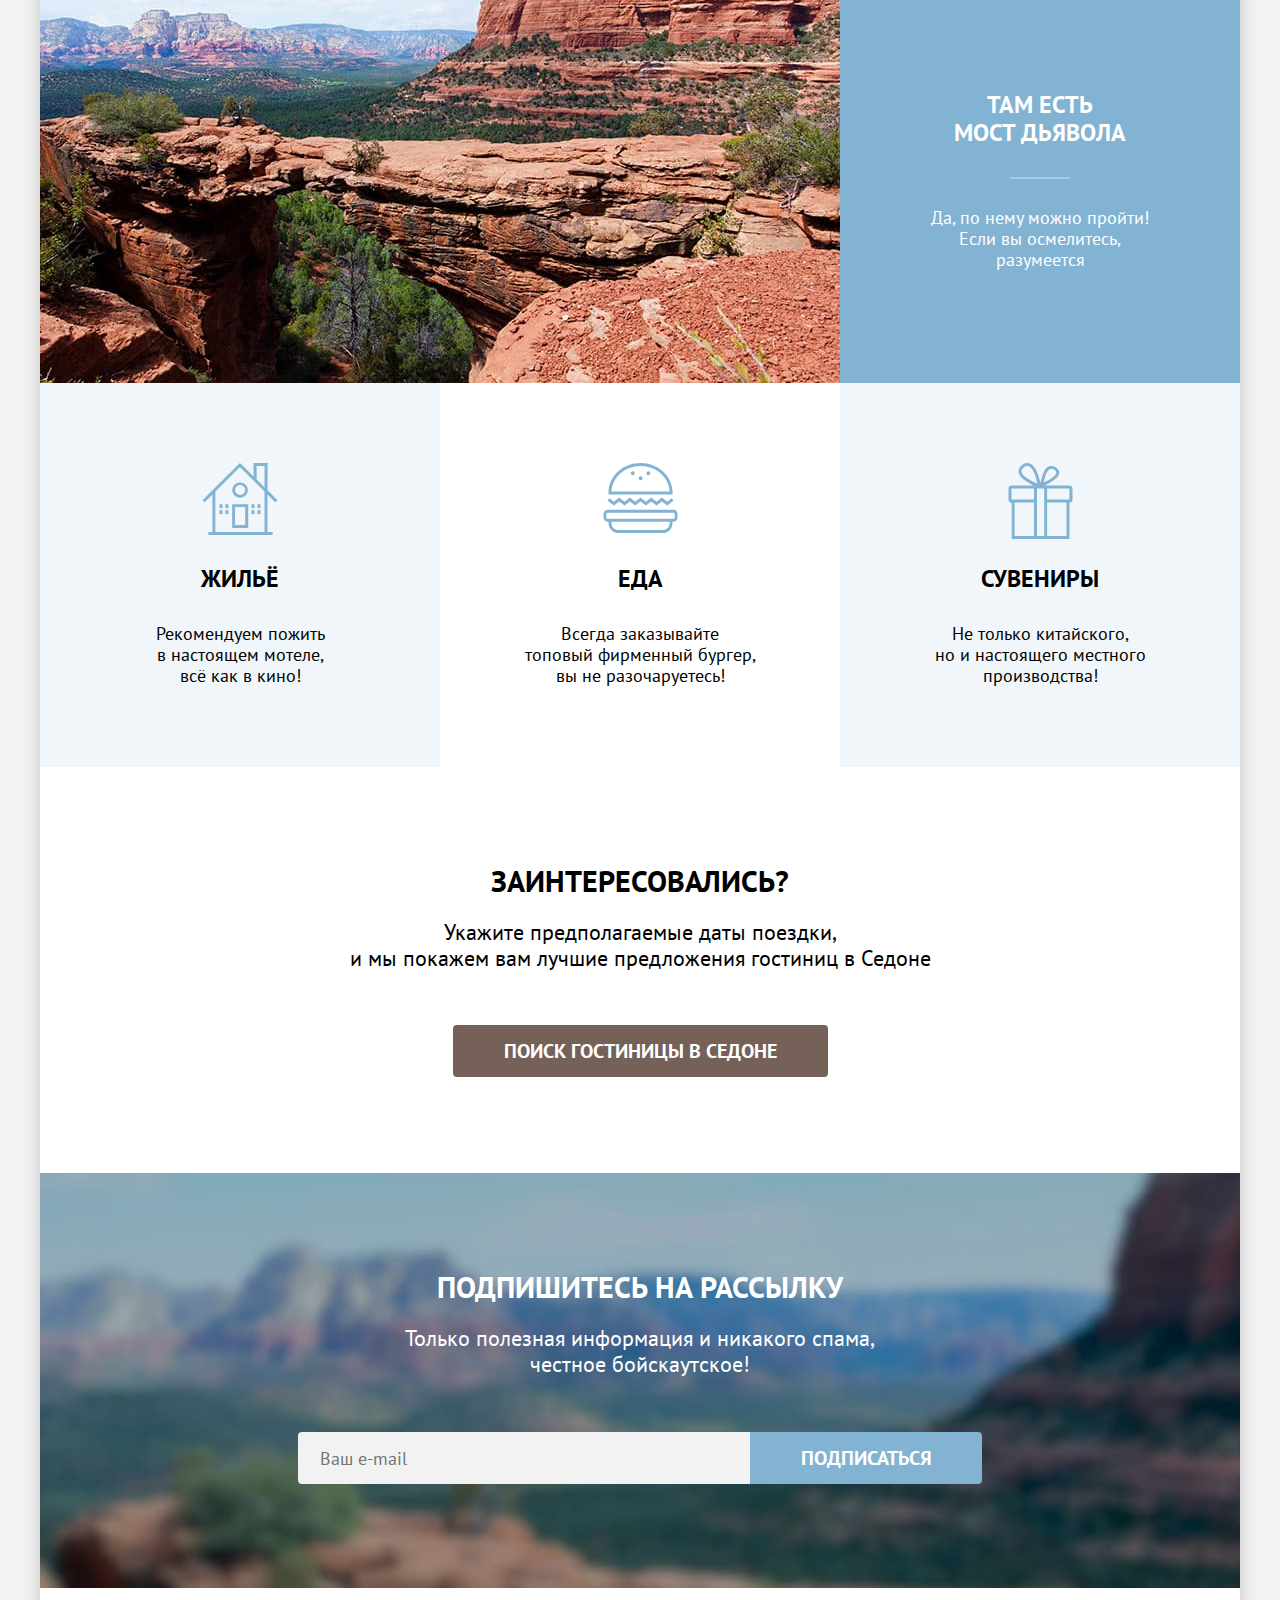
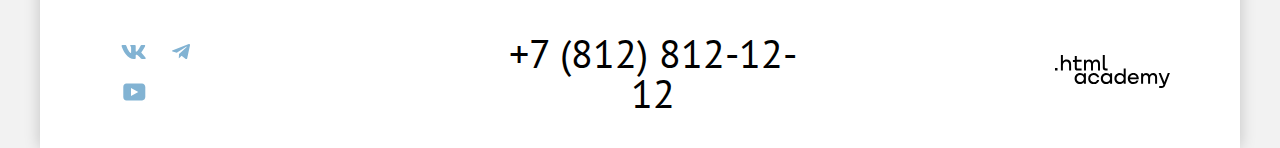
<file: master/index.html>
<!DOCTYPE html>
<html lang="ru">

<head>
  <meta charset="utf-8">
  <title>Седона</title>
  <link rel="stylesheet" href="styles/styles.css">
  <link rel="icon" href="favicon.ico">
  <link rel="icon" type="image/png" href="images/favicon.png">
  <base href="https://htmlacademy-htmlcss.github.io/1892971-sedona-35/master/">
</head>

<body>
  <div class="container">
    <header class="page-header">
      <nav class="page-navigation">
        <a class="logo-link" href="#"><img class="logo-img" src="images/logo.svg" width="139" height="70"
            alt="Логотип Седоны."></a>
        <ul class="navigation-list">
          <li class="navigation-item">
            <a class="navigation-link navigation-link-current" href="#">
              Главная
            </a>
          </li>
          <li class="navigation-item">
            <a class="navigation-link" href="#">
              О Седоне
            </a>
          </li>
          <li class="navigation-item">
            <a class="navigation-link" href="catalog.html">
              Гостиницы
            </a>
          </li>
        </ul>
        <ul class="user-navigation">
          <li class="navigation-item">
            <a class="navigation-link search" href="#">
              <span class="visually-hidden">Поиск.</span> <svg width="19" height="19" viewBox="0 0 19 19" fill="none"
                xmlns="http://www.w3.org/2000/svg">
                <path
                  d="m18.159 17.05-3.711-3.7c1.003-1.3 1.705-3 1.705-4.9 0-4.4-3.61-8-8.023-8C3.718.45.107 4.15.107 8.55c0 4.4 3.61 8 8.023 8 1.805 0 3.51-.6 4.914-1.7l3.71 3.7 1.404-1.5ZM8.13 14.55c-3.31 0-6.017-2.7-6.017-6s2.708-6 6.017-6c3.31 0 6.017 2.7 6.017 6s-2.707 6-6.017 6Z"
                  fill="#000" />
              </svg>
            </a>
          </li>
          <li class="navigation-item">
            <a class="navigation-link favs " href="#">
              <span class="visually-hidden">Избранное.</span>
              <span class="number-favs">12</span>
              <svg width="19" height="17" viewBox="0 0 19 17" fill="none"
                xmlns="http://www.w3.org/2000/svg">
                <path
                  d="M9.577 17c-.301 0-.602-.1-.803-.4-5.415-6.1-6.719-7.5-7.02-7.9C1.052 7.8.651 6.6.651 5.4c0-3 2.407-5.4 5.516-5.4 1.304 0 2.507.5 3.51 1.3C10.68.5 11.983 0 13.187 0c3.008 0 5.516 2.4 5.516 5.4 0 1.3-.502 2.5-1.304 3.4l-7.02 7.9c-.2.2-.401.3-.802.3ZM3.56 7.5c.3.4 3.51 4 6.117 6.9l6.218-7c.5-.5.701-1.2.701-2 0-1.8-1.504-3.3-3.309-3.3-1.003 0-2.006.5-2.708 1.3-.3.3-.601.4-.902.4-.3 0-.602-.2-.802-.4-.702-.8-1.705-1.3-2.708-1.3-1.805 0-3.31 1.5-3.31 3.3-.1.9.301 1.6.703 2.1-.1 0-.1 0 0 0Z"
                  fill="#000" />
              </svg>
            </a>
          </li>
          <li>
            <button class="button want-button basic-button" type="button">Хочу сюда!</button>
          </li>
        </ul>
      </nav>
    </header>
    <main class="main-container main-index">
      <div class="page-container">
        <h1 class="index-title"><span class="visually-hidden"> Добро пожаловать в Седону</span></h1>
        <div class="sedona-welcome">
          <img class="sedona-img" src="images/welcome.svg" width="458" height="352" alt="Welcome to the gorgeous Sedona.">
        </div>
        <section class="advantages">
          <div class="reasons-container">
            <h2 class="advantages-title">Седона — небольшой городок в Аризоне,
              заслуживающий большего!</h2>
            <p class="advantages-reasons">Рассмотрим причины, по которым Седона круче, чем Гранд-Каньон!</p>
          </div>
          <div class="advantages-box">
            <div class="advantages-wrapper">
              <h3 class="reasons-title">Настоящий городок</h3>
              <p class="reasons-subscription">Седона — не аттракцион для туристов, там течёт своя жизнь</p>
            </div>
            <img src="images/town.jpg" width="800" height="384" alt="Городок Седона.">
          </div><ul class="advantages-list">
            <li class="advantages-item">
              <h3 class="reasons-title reasons-title-color">Небольшая<br> площадь</h3>
              <p class="reasons-subscription">Все достопримечательности находятся очень близко</p>
            </li>
            <li class="advantages-item">
              <h3 class="reasons-title reasons-title-color">Красивая<br> дорога</h3>
              <p class="reasons-subscription">Ехать в Седону из Лас-Вегаса совсем не скучно!</p>
            </li>
            <li class="advantages-item">
              <h3 class="reasons-title reasons-title-color">Мало<br> туристов</h3>
              <p class="reasons-subscription">Большинство едет в Гранд Каньон и толпится там</p>
            </li>
          </ul>

          <div class="advantages-box">
            <img src="images/bridge.jpg" width="800" height="384" alt="Мост дьявола.">
            <div class="advantages-wrapper">
              <h3 class="reasons-title">Там есть<br> мост дьявола</h3>
              <p class="reasons-subscription">Да, по нему можно пройти! Если вы осмелитесь, разумеется</p>
            </div>
          </div>
          <ul class="town-qualities-list">
            <li class="town-qualities-item">
              <h4 class="qualities-title">Жильë</h4>
              <p class="qualities-subscription qualities-subscription-housing">Рекомендуем пожить в настоящем мотеле,
                всё как в кино!</p>
            </li>
            <li class="town-qualities-item">
              <h4 class="qualities-title">Еда</h4>
              <p class="qualities-subscription qualities-subscription-food">Всегда заказывайте<br> топовый фирменный бургер, вы не
                разочаруетесь!</p>
            </li>
            <li class="town-qualities-item">
              <h4 class="qualities-title">Сувениры</h4>
              <p class="qualities-subscription">Не только китайского,<br>
                но и настоящего местного<br> производства!</p>
            </li>
          </ul>
        </section>
        <section class="booking">
          <h2 class="booking-title">Заинтересовались?</h2>
          <p class="booking-subscription">Укажите предполагаемые даты поездки,<br>и мы покажем вам лучшие предложения гостиниц в Седоне</p>
          <button class="button booking-button basic-button" type="button">Поиск гостиницы в Седоне</button>
        </section>
      </div>
    </main>
    <footer class="page-footer">
      <section class="index-newsletter">
        <h2 class="newsletter-title">Подпишитесь на рассылку</h2>
        <p class="newsletter-subscription">Только полезная информация и никакого спама, честное бойскаутское!</p>
        <form class="newsletter-form" action="https://echo.htmlacademy.ru/" method="post">
          <input class="email" type="email" name="email" placeholder="Ваш e-mail">
          <button class="button second-button submit-button" type="submit">Подписаться</button>
        </form>
      </section>
      <section class="contacts">
        <ul class="social-list">
          <li class="'social-item">
            <a class="social-link vk" href="https://vk.com/htmlacademy"><span class="visually-hidden">VK.</span><svg
                class="social-icon" width="25" height="14" viewBox="0 0 25 14" xmlns="http://www.w3.org/2000/svg">
                <path fill-rule="evenodd" clip-rule="evenodd"
                  d="M24.1 1c.2-.6 0-1-.8-1h-2.6c-.7 0-1 .3-1.1.7 0 0-1.4 3.2-3.3 5.3-.6.6-.9.8-1.2.8-.2 0-.4-.2-.4-.7V.9c0-.6-.2-.9-.8-.9h-4c-.5 0-.8.3-.8.6 0 .6 1 .8 1 2.5V7c0 .8 0 1-.4 1-.9 0-3-3.2-4.3-6.9-.3-.7-.5-1-1.2-1H1.6C.8 0 .6.3.6.7c0 .7 1 4.1 4.2 8.6 2.2 3 5.2 4.7 8 4.7 1.7 0 1.9-.4 1.9-1v-2.3c0-.8.2-.9.7-.9.4 0 1 .2 2.6 1.7 1.8 1.7 2 2.5 3 2.5h2.7c.7 0 1.1-.4 1-1.1-.3-.7-1.2-1.8-2.3-3L20.6 8c-.4-.5-.3-.7 0-1.1 0 0 3.2-4.4 3.5-6Z" />
              </svg></a>
          </li>
          <li class="'social-item">
            <a class="social-link tg" href="https://t.me/htmlacademy"><span class="visually-hidden">Twitter.</span><svg
                class="social-icon" width="18" height="16" viewBox="0 0 18 16" xmlns="http://www.w3.org/2000/svg">
                <path
                  d="M16.79.1.84 6.25c-1.09.43-1.08 1.04-.2 1.31l4.1 1.28 9.47-5.98c.44-.27.85-.12.52.18L7.05 9.96l-.28 4.22c.41 0 .6-.19.83-.41l1.99-1.93 4.13 3.05c.77.42 1.31.2 1.5-.7l2.72-12.8c.28-1.12-.43-1.62-1.16-1.3Z" />
              </svg></a>
          </li>
          <li class="'social-item">
            <a class="social-link yt" href="https://youtube.com/user/htmlacademyru"><span
                class="visually-hidden">YouTube.</span><svg class="social-icon" width="23" height="18"
                viewBox="0 0 23 18" xmlns="http://www.w3.org/2000/svg">
                <path
                  d="M19 .5H3.4C1.6.5.3 2.1.3 3.9v10c0 2 1.3 3.6 3.2 3.6h15.7c1.6 0 3.1-1.6 3.1-3.4V3.9C22.1 2.1 20.8.5 19 .5ZM8 13V5l7.3 4L8 13Z" />
              </svg></a>
          </li>
        </ul>
          <a class="phone" href="tel:+78128121212">+7 (812) 812-12-12</a>
        <a class="html-academy-link" href="https://htmlacademy.ru/"><svg class="html-icon" width="115" height="33"
            viewBox="0 0 115 33" xmlns="http://www.w3.org/2000/svg">
            <path
              d="M0 12.9v2.6h2.5v-2.6H0ZM11.6 4.5c-1.6 0-2.8.7-3.6 1.7h-.1V0h-2v15.5h2v-5.3c0-2.1 1.3-3.6 3.3-3.6 1.8 0 2.9 1.4 2.9 3.2v5.7h2V9.4c.1-3-1.8-4.9-4.5-4.9ZM26.6 4.8h-4.8V1.1h-2v3.8h-1.9v2h1.9v6c0 1.7 1 2.7 2.7 2.7h4.1v-2h-3.7c-.7 0-1.1-.4-1.1-1.1V6.8h4.8v-2ZM41.1 4.6c-1.6 0-2.9.8-3.5 2.1h-.1c-.6-1.2-1.8-2.1-3.4-2.1-1.4 0-2.5.8-3.1 1.8h-.1V4.8H29v10.6h2V10c0-2 1-3.5 2.6-3.5 1.5 0 2.4 1 2.4 2.6v6.3h2V9.8c0-2.4 1.4-3.3 2.6-3.3 1.5 0 2.4 1 2.4 2.6v6.3h2V8.9c.1-2.5-1.4-4.3-3.9-4.3ZM47.8 12.7c0 1.7 1 2.7 2.8 2.7h2v-2h-1.7c-.7 0-1.1-.4-1.1-1.1V0h-2v12.7ZM28.9 19.7c-.9-1.1-2.2-1.8-3.9-1.8-3.1 0-5.4 2.3-5.4 5.6s2.3 5.6 5.4 5.6c1.8 0 3-.8 3.8-1.9h.1v1.6h2V18.2h-2v1.5Zm-3.6 7.4c-2.2 0-3.6-1.6-3.6-3.6s1.4-3.6 3.6-3.6 3.6 1.6 3.6 3.6c0 1.9-1.4 3.6-3.6 3.6ZM44.2 22c-.5-2.4-2.6-4.1-5.4-4.1a5.4 5.4 0 0 0-5.6 5.6c0 3.1 2.2 5.6 5.6 5.6 2.8 0 4.9-1.8 5.4-4.2h-2.1a3.4 3.4 0 0 1-3.3 2.3c-2.2 0-3.6-1.6-3.6-3.6s1.4-3.6 3.6-3.6c1.6 0 2.8 1 3.3 2.2h2.1V22ZM55.1 19.7c-.9-1.1-2.2-1.8-3.9-1.8-3.1 0-5.4 2.3-5.4 5.6s2.3 5.6 5.4 5.6c1.8 0 3-.8 3.8-1.9h.1v1.6h2V18.2h-2v1.5Zm-3.6 7.4c-2.2 0-3.6-1.6-3.6-3.6s1.4-3.6 3.6-3.6 3.6 1.6 3.6 3.6c0 1.9-1.5 3.6-3.6 3.6ZM68.7 19.8c-.9-1.1-2.2-1.9-3.9-1.9-3.1 0-5.4 2.3-5.4 5.6s2.2 5.6 5.4 5.6c1.7 0 3-.8 3.8-1.8h.1v1.5h2V13.4h-2v6.4Zm-3.6 7.3c-2.2 0-3.6-1.6-3.6-3.6s1.4-3.6 3.6-3.6 3.6 1.6 3.6 3.6c-.1 2-1.5 3.6-3.6 3.6ZM78.3 17.9c-3.3 0-5.5 2.5-5.5 5.6 0 3 2.1 5.6 5.5 5.6 2.5 0 4.5-1.3 5.2-3.6h-2.1c-.5 1-1.6 1.6-3 1.6-1.9 0-3.3-1.3-3.4-2.9h8.8c.2-3.6-2-6.3-5.5-6.3Zm0 1.9c1.7 0 3 1 3.3 2.6h-6.5c.3-1.5 1.5-2.6 3.2-2.6ZM98.2 17.9c-1.6 0-2.9.8-3.6 2h-.1c-.6-1.2-1.8-2-3.4-2-1.4 0-2.5.7-3.1 1.8v-1.5h-1.9v10.6h2v-5.4c0-2 1-3.4 2.6-3.5 1.5 0 2.4 1 2.4 2.6v6.3h2v-5.6c0-2.4 1.4-3.3 2.6-3.3 1.5 0 2.4 1 2.4 2.6v6.3h2v-6.5c.1-2.6-1.4-4.4-3.9-4.4ZM109.4 27l-3.6-8.9h-2.2l4.8 11.6c-.3.9-.7 1.2-1.7 1.2h-2.5v2h2.5c1.8 0 2.8-.8 3.5-2.6l4.7-12.2h-2.1l-3.4 8.9Z" />
          </svg></a>
      </section>
    </footer>
  </div>
  <div class="modal-container modal-container-close">
    <div class="modal modal-search">
      <button class="modal-close-button">
        <svg width="13" height="13" xmlns="http://www.w3.org/2000/svg"><path d="M13 1.2 11.8 0 6.5 5.3 1.2 0 0 1.2l5.3 5.3L0 11.8 1.2 13l5.3-5.3 5.3 5.3 1.2-1.2-5.3-5.3L13 1.2Z"/></svg>
        <span class="visually-hidden">Закрыть.</span>
      </button>
      <section class="modal-content">
        <h2 class="modal-title">Поиск гостиницы в Седоне</h2>
        <form class="search-form" action="https://echo.htmlacademy.ru/" method="post">
          <div class="field-group modal-date">
            <label class="modal-label" for="date-in">Дата Заезда:</label>
            <div class="date-field-wrap">
            <input class="date-field field" type="text" id="date-in" name="date-in" placeholder="27 апреля 2020">
            <button class="calendar" type="button">
              <svg class="calendar-icon" width="15" height="15" xmlns="http://www.w3.org/2000/svg"><path d="M5.5 10c.3 0 .5-.2.5-.5S5.8 9 5.5 9s-.5.2-.5.5.2.5.5.5Z"/><path d="M14 2h-2V0h-1v2H4V0H3v2H1c-.6 0-1 .4-1 1v11c0 .5.4 1 1 1h13c.5 0 1-.5 1-1V3c0-.6-.5-1-1-1Zm0 12H1V7h13v7ZM1 6V3h2v2h1V3h7v2h1V3h2v3H1Z" /><path d="M7.5 10c.3 0 .5-.2.5-.5S7.8 9 7.5 9s-.5.2-.5.5.2.5.5.5ZM9.5 10c.3 0 .5-.2.5-.5S9.8 9 9.5 9s-.5.2-.5.5.2.5.5.5ZM5.5 11c-.3 0-.5.2-.5.5s.2.5.5.5.5-.2.5-.5-.2-.5-.5-.5ZM3.5 10c.3 0 .5-.2.5-.5S3.8 9 3.5 9s-.5.2-.5.5.2.5.5.5ZM3.5 11c-.3 0-.5.2-.5.5s.2.5.5.5.5-.2.5-.5-.2-.5-.5-.5ZM7.5 11c-.3 0-.5.2-.5.5s.2.5.5.5.5-.2.5-.5-.2-.5-.5-.5ZM9.5 11c-.3 0-.5.2-.5.5s.2.5.5.5.5-.2.5-.5-.2-.5-.5-.5ZM11.5 10c.3 0 .5-.2.5-.5s-.2-.5-.5-.5-.5.2-.5.5.2.5.5.5ZM11.5 11c-.3 0-.5.2-.5.5s.2.5.5.5.5-.2.5-.5-.2-.5-.5-.5Z"/></svg>
            </button>
            <p class="message-error">Мы не можем отправить вас в прошлое.</p>
            </div>
          </div>
          <div class="field-group modal-date">
            <label class="modal-label" for="date-out">Дата Выезда:</label>
            <div class="date-field-wrap">
            <input class="date-field field" type="text" id="date-out" name="date-out" placeholder="1 сентября 2021">
            <button class="calendar" type="button">
              <svg class="calendar-icon" width="15" height="15" xmlns="http://www.w3.org/2000/svg"><path d="M5.5 10c.3 0 .5-.2.5-.5S5.8 9 5.5 9s-.5.2-.5.5.2.5.5.5Z"/><path d="M14 2h-2V0h-1v2H4V0H3v2H1c-.6 0-1 .4-1 1v11c0 .5.4 1 1 1h13c.5 0 1-.5 1-1V3c0-.6-.5-1-1-1Zm0 12H1V7h13v7ZM1 6V3h2v2h1V3h7v2h1V3h2v3H1Z" /><path d="M7.5 10c.3 0 .5-.2.5-.5S7.8 9 7.5 9s-.5.2-.5.5.2.5.5.5ZM9.5 10c.3 0 .5-.2.5-.5S9.8 9 9.5 9s-.5.2-.5.5.2.5.5.5ZM5.5 11c-.3 0-.5.2-.5.5s.2.5.5.5.5-.2.5-.5-.2-.5-.5-.5ZM3.5 10c.3 0 .5-.2.5-.5S3.8 9 3.5 9s-.5.2-.5.5.2.5.5.5ZM3.5 11c-.3 0-.5.2-.5.5s.2.5.5.5.5-.2.5-.5-.2-.5-.5-.5ZM7.5 11c-.3 0-.5.2-.5.5s.2.5.5.5.5-.2.5-.5-.2-.5-.5-.5ZM9.5 11c-.3 0-.5.2-.5.5s.2.5.5.5.5-.2.5-.5-.2-.5-.5-.5ZM11.5 10c.3 0 .5-.2.5-.5s-.2-.5-.5-.5-.5.2-.5.5.2.5.5.5ZM11.5 11c-.3 0-.5.2-.5.5s.2.5.5.5.5-.2.5-.5-.2-.5-.5-.5Z"/></svg>
            </button>
            <p class="message-success">На эти даты есть свободные номера. Пока есть.</p>
            </div>
          </div>
          <div class="field-group field-group-adults">
            <label class="modal-label" for="adults-number">Взрослые:</label>
            <div class="field-group-wrap">
            <input class="guests-field field" type="number" id="adults-number" name="adults-number" value="2">
            <button class="guests-button less" type="button">
              <svg class="less-icon hover-icon" width="13" height="1" xmlns="http://www.w3.org/2000/svg"><path d="M0 0v1h13V0H0Z"/></svg>
            </button>
            <button class="guests-button more" type="button">
              <svg class="more-icon hover-icon" width="13" height="13" xmlns="http://www.w3.org/2000/svg"><path d="M13 6H7V0H6v6H0v1h6v6h1V7h6V6Z"/></svg>
            </button>
            </div>
          </div>
          <div class="field-group">
            <span class="modal-label">
            <label class="modal-label" for="kids-number">Дети:</label>
            <span class="tooltip">
              <button class="tooltip-toggle" type="button" aria-labelledby="tooltip-label">
                <svg width="1" height="9" viewBox="0 0 1 9" fill="none" xmlns="http://www.w3.org/2000/svg"><g clip-path="url(#a)" fill="#fff"><path d="M0 9h1V3H0v6ZM1 0H0v1h1V0Z"/></g><defs><clipPath id="a"><path fill="#fff" d="M0 0h1v9H0z"/></clipPath></defs></svg>
              </button>
              <span class="tooltip-text" role="tooltip" id="tooltip-label">Укажите количество детей, которые будут с вами, возраст которых от 6 до 18 лет. Дети до 6 лет размещаются бесплатно.</span>
            </span>
            </span>
            <div class="field-group-wrap">
            <input class="guests-field field" type="number" id="kids-number" name="kids-number" value="1">
            <button class="guests-button less" type="button">
              <svg class="less-icon hover-icon" width="13" height="1" xmlns="http://www.w3.org/2000/svg"><path d="M0 0v1h13V0H0Z"/></svg>
            </button>
            <button class="guests-button more" type="button">
              <svg class="more-icon hover-icon" width="13" height="13" xmlns="http://www.w3.org/2000/svg"><path d="M13 6H7V0H6v6H0v1h6v6h1V7h6V6Z"/></svg>
            </button>
            </div>
          </div>
          <button class="button second-button modal-button" type="submit">Найти</button>
        </form>
      </section>
    </div>
  </div>
</body>

</html>
</file>
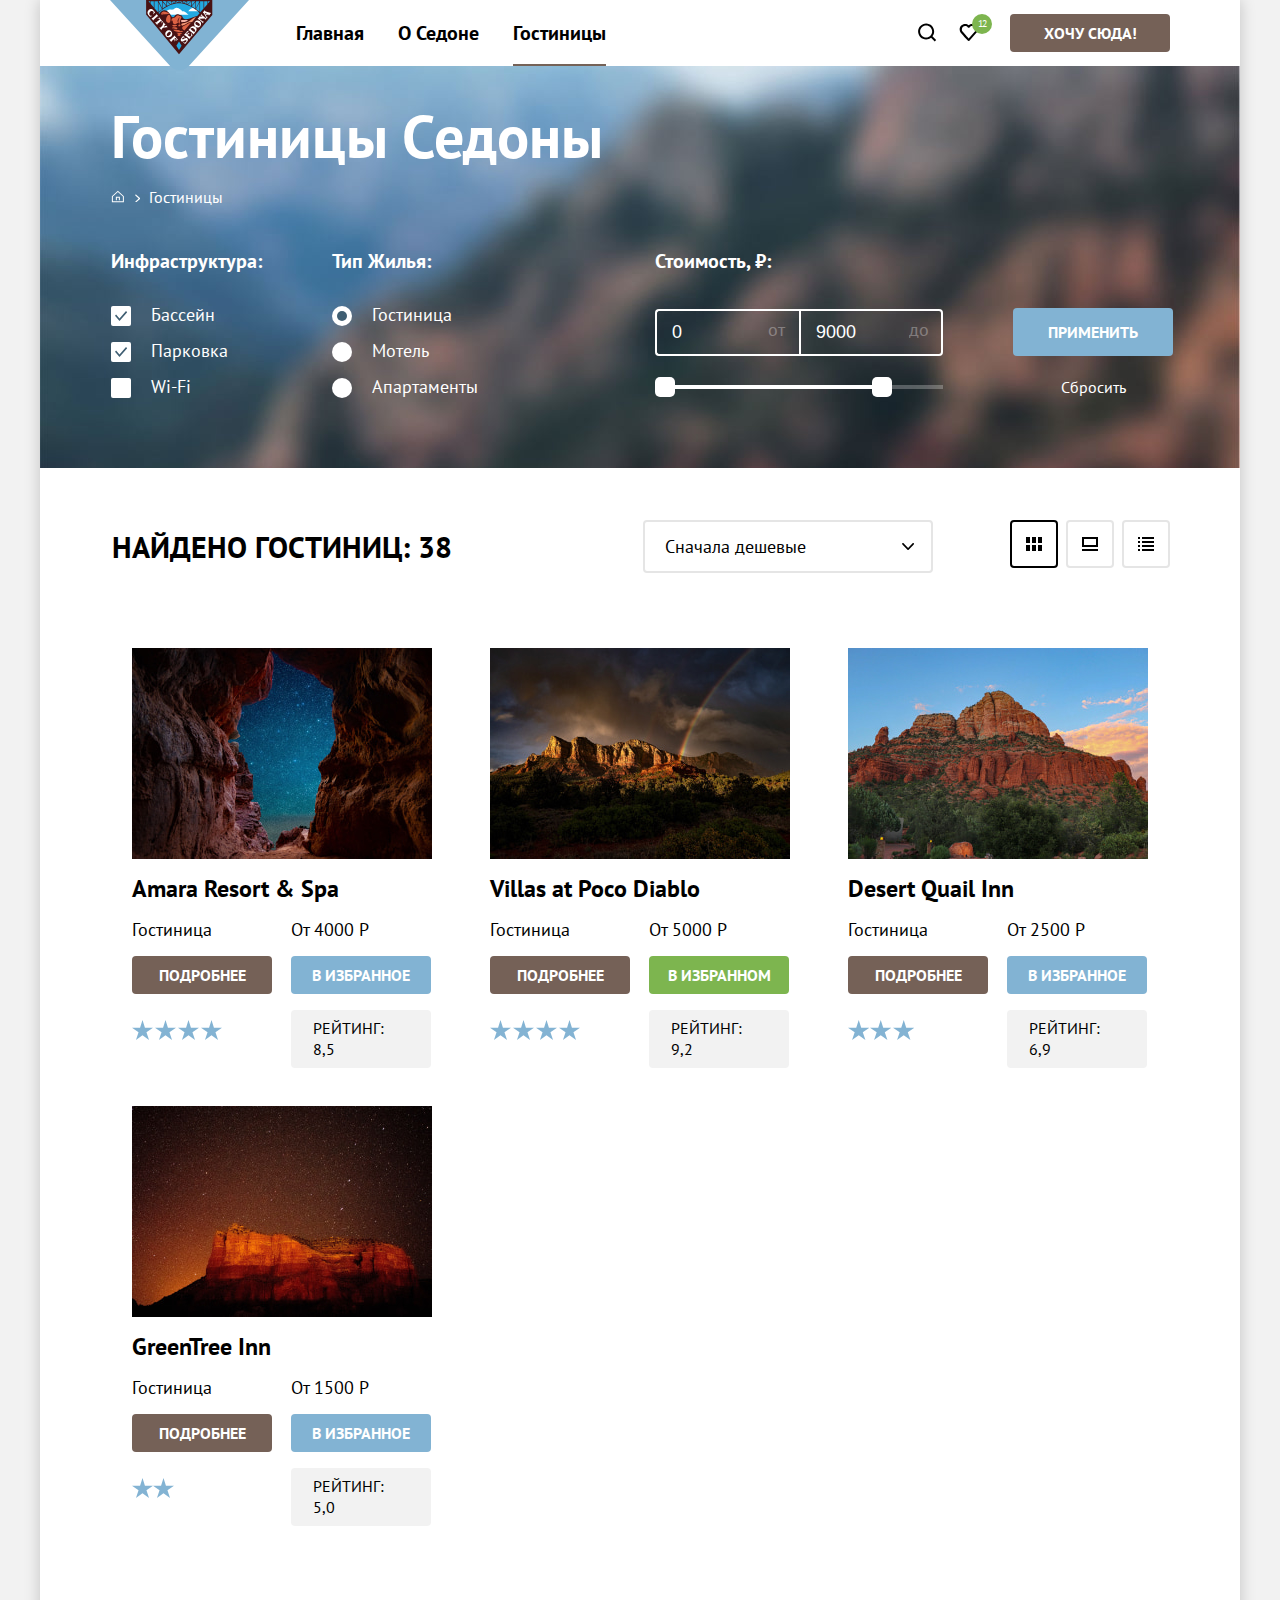
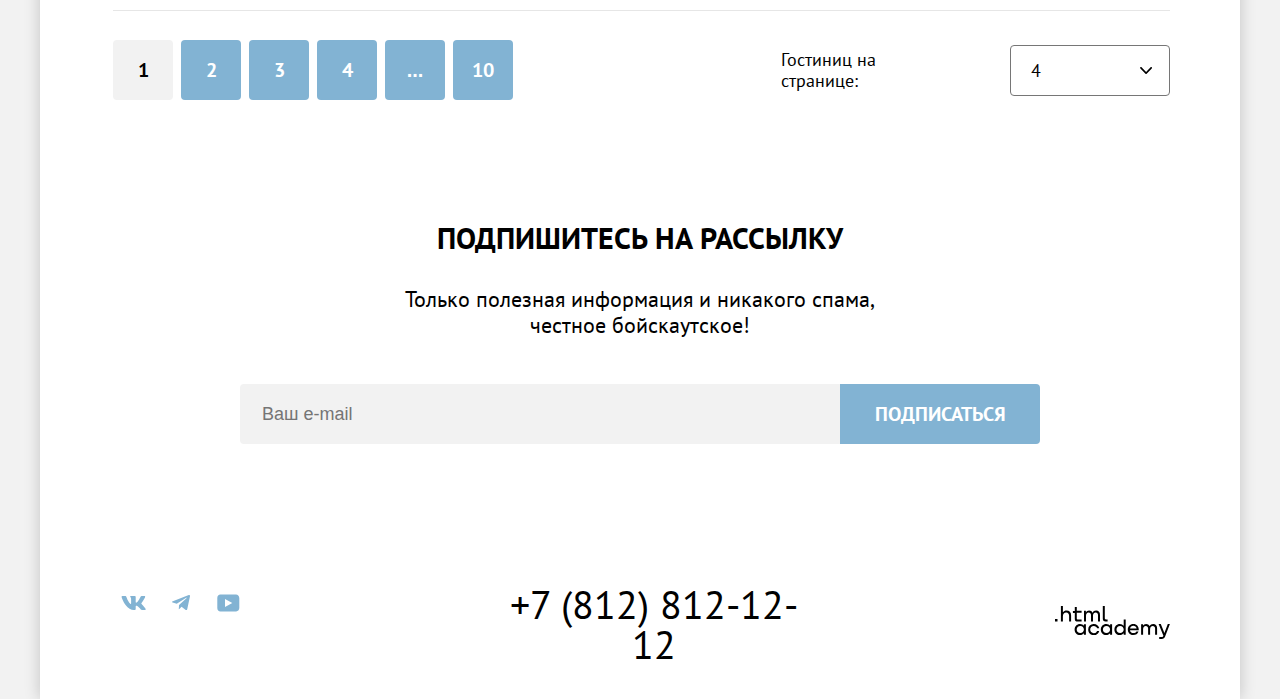
<file: 6/catalog.html>
<!DOCTYPE html>
<html lang="ru">

<head>
  <meta charset="utf-8">
  <title>Гостиницы</title>
  <link rel="stylesheet" href="styles/styles.css">
  <link rel="icon" href="favicon.ico">
  <link rel="icon" type="image/png" href="images/favicon.png">
  <base href="https://htmlacademy-htmlcss.github.io/1892971-sedona-35/6/">
</head>

<body>
  <div class="container">
    <header class="page-header">
      <nav class="page-navigation">
        <a class="logo-link" href="index.html"><img class="logo-img" src="images/logo.svg" width="139" height="70"
            alt="Логотип Седоны."></a>
        <ul class="navigation-list">
          <li class="navigation-item">
            <a class="navigation-link" href="index.html">
              Главная
            </a>
          </li>
          <li class="navigation-item">
            <a class="navigation-link" href="#">
              О Седоне
            </a>
          </li>
          <li class="navigation-item">
            <a class="navigation-link navigation-link-current" href="catalog.html">
              Гостиницы
            </a>
          </li>
        </ul>
        <ul class="user-navigation">
          <li class="navigation-item">
            <a class="navigation-link search" href="#">
              <span class="visually-hidden ">Поиск.</span> <svg width="19" height="19" viewBox="0 0 19 19" fill="none"
                xmlns="http://www.w3.org/2000/svg">
                <path
                  d="m18.159 17.05-3.711-3.7c1.003-1.3 1.705-3 1.705-4.9 0-4.4-3.61-8-8.023-8C3.718.45.107 4.15.107 8.55c0 4.4 3.61 8 8.023 8 1.805 0 3.51-.6 4.914-1.7l3.71 3.7 1.404-1.5ZM8.13 14.55c-3.31 0-6.017-2.7-6.017-6s2.708-6 6.017-6c3.31 0 6.017 2.7 6.017 6s-2.707 6-6.017 6Z"
                  fill="#000" />
              </svg>
            </a>
          </li>
          <li class="navigation-item">
            <a class="navigation-link favs" href="#">
              <span class="visually-hidden">Избранное.</span> <svg width="19" height="17" viewBox="0 0 19 17" fill="none"
                xmlns="http://www.w3.org/2000/svg">
                <path
                  d="M9.577 17c-.301 0-.602-.1-.803-.4-5.415-6.1-6.719-7.5-7.02-7.9C1.052 7.8.651 6.6.651 5.4c0-3 2.407-5.4 5.516-5.4 1.304 0 2.507.5 3.51 1.3C10.68.5 11.983 0 13.187 0c3.008 0 5.516 2.4 5.516 5.4 0 1.3-.502 2.5-1.304 3.4l-7.02 7.9c-.2.2-.401.3-.802.3ZM3.56 7.5c.3.4 3.51 4 6.117 6.9l6.218-7c.5-.5.701-1.2.701-2 0-1.8-1.504-3.3-3.309-3.3-1.003 0-2.006.5-2.708 1.3-.3.3-.601.4-.902.4-.3 0-.602-.2-.802-.4-.702-.8-1.705-1.3-2.708-1.3-1.805 0-3.31 1.5-3.31 3.3-.1.9.301 1.6.703 2.1-.1 0-.1 0 0 0Z"
                  fill="#000" />
              </svg>
            </a>
          </li>
          <li>
            <button class="button want-button basic-button" type="button">Хочу сюда!</button>
          </li>
        </ul>
      </nav>
    </header>
    <main class="main-inner">
      <section class="hotels-form">
        <div class="filter-wrapper">
          <h1 class="inner-title">Гостиницы Седоны</h1>
          <ul class="breadcrumbs">
            <li class="breadcrumbs-item">
              <a class="breacrumbs-link" href="index.html"><span class="visually-hidden">Главная.</span><svg
                  class="breadcrumbs-main" width="13" height="13" viewBox="0 0 13 13"
                  xmlns="http://www.w3.org/2000/svg">
                  <path fill-rule="evenodd" clip-rule="evenodd"
                    d="m.87 6.15 6-5.5 6 5.5v6.2h-12v-6.2Zm1 .4v4.8h10v-4.8l-5-4.5-5 4.5Zm4 3.8h-1v-3.5h4v3.5h-1v-2.5h-2v2.5Z" />
                </svg></a>
            </li>
            <li class="breacrumbs-item">
              <a class="breadcrumbs-link breadcrumbs-catalog">Гостиницы</a>
            </li>
          </ul>
          <form class="catalog-filter" action="https://echo.htmlacademy.ru/" method="get">
            <fieldset class="catalog-filter-checkbox">
              <legend class="catalog-filter-title">Инфраструктура:</legend>
              <ul class="catalog-filter-list">
                <li class="catalog-filter-item">
                  <label class="control">
                    <input class="visually-hidden control-input" type="checkbox" name="swimming-pool" checked>
                    <span class="control-mark"></span>
                    <span class="control-label">Бассейн</span>
                  </label>
                </li>
                <li class="catalog-filter-item">
                  <label class="control">
                    <input class="visually-hidden control-input" type="checkbox" name="parking" checked>
                    <span class="control-mark"></span>
                    <span class="control-label">Парковка</span>
                  </label>
                </li>
                <li class="catalog-filter-item">
                  <label class="control">
                    <input class="visually-hidden control-input" type="checkbox" name="wifi">
                    <span class="control-mark"></span>
                    <span class="control-label">Wi-Fi</span>
                  </label>
                </li>
              </ul>
            </fieldset>
            <fieldset class="catalog-filter-radio">
              <legend class="catalog-filter-title">Тип Жилья:</legend>
              <ul class="catalog-filter-list">
                <li class="catalog-filter-item">
                  <label class="control">
                    <input class="control-input visually-hidden" type="radio" name="housing" value="hotel" checked>
                    <span class="control-mark"></span>
                    <span class="control-label">Гостиница</span>
                  </label>
                </li>
                <li class="catalog-filter-item">
                  <label class="control">
                    <input class="control-input visually-hidden" type="radio" name="housing" value="motel">
                    <span class="control-mark"></span>
                    <span class="control-label">Мотель</span>
                  </label>
                </li>
                <li class="catalog-filter-item">
                  <label class="control">
                    <input class="control-input visually-hidden" type="radio" name="housing" value="appartments">
                    <span class="control-mark"></span>
                    <span class="control-label">Апартаменты</span>
                  </label>
                </li>
              </ul>
            </fieldset>
            <fieldset class="price-range">
              <legend class="price-range-title price-margin">Стоимость, ₽:</legend>
              <div class="range-wrapper">
                <label class="price-label price-min" for="low-price">
                  <input class="price low-price" type="text" id="low-price" placeholder="0">
                  <span class="low">От</span>
                </label>
                <label class="price-label price-max" for="high-price">
                  <input class="price high-price" type="text" id="high-price" placeholder="9000">
                  <span class="high">До</span>
                </label>
              </div>
              <div class="range">
                <div class="range-scale">
                  <div class="range-bar" style="left: 0px; width: 227px">
                    <button class="range-toggle toggle-min" type="button">
                      <span class="visually-hidden">Изменить минимальную цену.</span>
                    </button>
                    <button class="range-toggle toggle-max" type="button">
                      <span class="visually-hidden">Изменить максимальную цену.</span>
                    </button>
                  </div>
                </div>
              </div>
            </fieldset>
            <div class="button-wrapper">
              <button class="button second-button range-button" type="submit">Применить</button>
              <button class="light-button" type="reset">Сбросить</button>
            </div>
          </form>
        </div>
      </section>
      <section class="searching-results">
        <div class="results-title-box">
          <h2 class="results-title">Найдено гостиниц: 38</h2>
          <select class="select-control" aria-label="Сортировка.">
            <option value="cheap">Сначала дешевые</option>
            <option value="expensive">Сначала дорогие</option>
            <option value="popular">Сначала популярные</option>
          </select>
          <ul class="view-type-list">
            <li class="view-type-item">
              <a class="view-type-link small-icons view-type-current" href="catalog.html"><span class="visually-hidden">Мелкие
                  значки.</span></a>
            </li>
            <li class="view-type-item">
              <a class="view-type-link big-icons" href="#"><span class="visually-hidden">Крупные значки.</span></a>
            </li>
            <li class="view-type-item">
              <a class="view-type-link list-icons" href="#"><span class="visually-hidden">Список.</span></a>
            </li>
          </ul>
        </div>
        <div class="housing-results">
          <div class="housing-card">
            <img src="images/hotel-1.jpg" width="300" height="211" alt="Отель Амара.">
            <h3 class="housing-title">Amara Resort & Spa</h3>
            <span class="housing-type">Гостиница</span>
            <span class="housing-price"> От 4000 Р</span>
            <a class="button details basic-button" href="#">Подробнее</a>
            <button class="button second-button add-to-favs" type="button">В избранное</button>
            <div class="stars-lux"><span class="visually-hidden">4 звезды</span></div>
            <p class="raiting">Рейтинг: 8,5</p>
          </div>
          <div class="housing-card">
            <img src="images/hotel-2.jpg" width="300" height="211" alt="Отель Поко Диабло.">
            <h3 class="housing-title">Villas at Poco Diablo</h3>
            <span class="housing-type">Гостиница</span>
            <span class="housing-price">От 5000 Р</span>
            <a class="button details basic-button" href="#">Подробнее</a>
            <button class="button selected-button add-to-favs" type="button">В избранном</button>
            <div class="stars-lux"><span class="visually-hidden">4 звезды</span></div>
            <p class="raiting">Рейтинг: 9,2</p>
          </div>
          <div class="housing-card">
            <img src="images/hotel-3.jpg" width="300" height="211" alt="Отель Дезерт.">
            <h3 class="housing-title">Desert Quail Inn</h3>
            <span class="housing-type">Гостиница</span>
            <span class="housing-price">От 2500 Р</span>
            <a class="button details basic-button" href="#">Подробнее</a>
            <button class="button second-button add-to-favs" type="button">В избранное</button>
            <div class="stars-comfort"><span class="visually-hidden">3 звезды</span></div>
            <p class="raiting">Рейтинг: 6,9</p>
          </div>
          <div class="housing-card">
            <img src="images/hotel-4.jpg" width="300" height="211" alt=" Отель Грин Три.">
            <h3 class="housing-title">GreenTree Inn</h3>
            <span class="housing-type">Гостиница</span>
            <span class="housing-price">От 1500 Р</span>
            <a class="button details basic-button" href="#">Подробнее</a>
            <button class="button second-button add-to-favs" type="button">В избранное</button>
            <div class="stars-low"><span class="visually-hidden">2 звезды</span></div>
            <p class="raiting">Рейтинг: 5,0</p>
          </div>
        </div>
      </section>
      <div class="hotels-number">
      <div class="pagination-wrapper">
        <ul class="pagination">
          <li class="pagination-item">
            <a class="pagination-link pagination-current">1</a>
          </li>
          <li class="pagination-item">
            <a class="pagination-link second-button" href="#">2</a>
          </li>
          <li class="pagination-item">
            <a class="pagination-link second-button" href="#">3</a>
          </li>
          <li class="pagination-item">
            <a class="pagination-link second-button" href="#">4</a>
          </li>
          <li class="pagination-item">
            <button class="pagination-link show-more second-button" type="button">...</button>
          </li>
          <li class="pagination-item">
            <a class="pagination-link second-button" href="#">10</a>
          </li>
        </ul>
      </div>
      <p class="hotels-select-description">Гостиниц на странице:</p>
      <select class="hotels-select">
        <option value="4">4</option>
      </select>
      </div>
    </main>
    <footer class="page-footer">
      <section class="newsletter">
        <h2 class="newsletter-title">Подпишитесь на рассылку</h2>
        <p class="newsletter-subscription">Только полезная информация и никакого спама, честное бойскаутское!</p>
        <form class="newsletter-form" action="https://echo.htmlacademy.ru/" method="post">
          <input class="email" type="email" name="email" placeholder="Ваш e-mail">
          <button class="button second-button submit-button" type="submit">Подписаться</button>
        </form>
      </section>
      <section class="contacts">
        <ul class="social-list">
          <li class="'social-item">
            <a class="social-link vk" href="https://vk.com/htmlacademy"><span class="visually-hidden">VK</span><svg
                class="social-icon" aria-hidden="true" focusable="false" width="25" height="14" viewBox="0 0 25 14"
                xmlns="http://www.w3.org/2000/svg">
                <path fill-rule="evenodd" clip-rule="evenodd"
                  d="M24.1 1c.2-.6 0-1-.8-1h-2.6c-.7 0-1 .3-1.1.7 0 0-1.4 3.2-3.3 5.3-.6.6-.9.8-1.2.8-.2 0-.4-.2-.4-.7V.9c0-.6-.2-.9-.8-.9h-4c-.5 0-.8.3-.8.6 0 .6 1 .8 1 2.5V7c0 .8 0 1-.4 1-.9 0-3-3.2-4.3-6.9-.3-.7-.5-1-1.2-1H1.6C.8 0 .6.3.6.7c0 .7 1 4.1 4.2 8.6 2.2 3 5.2 4.7 8 4.7 1.7 0 1.9-.4 1.9-1v-2.3c0-.8.2-.9.7-.9.4 0 1 .2 2.6 1.7 1.8 1.7 2 2.5 3 2.5h2.7c.7 0 1.1-.4 1-1.1-.3-.7-1.2-1.8-2.3-3L20.6 8c-.4-.5-.3-.7 0-1.1 0 0 3.2-4.4 3.5-6Z" />
              </svg></a>
          </li>
          <li class="'social-item">
            <a class="social-link tg" href="https://t.me/htmlacademy"><span class="visually-hidden">Twitter</span><svg
                class="social-icon" width="18" height="16" viewBox="0 0 18 16" xmlns="http://www.w3.org/2000/svg">
                <path
                  d="M16.79.1.84 6.25c-1.09.43-1.08 1.04-.2 1.31l4.1 1.28 9.47-5.98c.44-.27.85-.12.52.18L7.05 9.96l-.28 4.22c.41 0 .6-.19.83-.41l1.99-1.93 4.13 3.05c.77.42 1.31.2 1.5-.7l2.72-12.8c.28-1.12-.43-1.62-1.16-1.3Z" />
              </svg></a>
          </li>
          <li class="'social-item">
            <a class="social-link yt" href="https://youtube.com/user/htmlacademyru"><span
                class="visually-hidden">YouTube</span><svg class="social-icon" width="23" height="18"
                viewBox="0 0 23 18" xmlns="http://www.w3.org/2000/svg">
                <path
                  d="M19 .5H3.4C1.6.5.3 2.1.3 3.9v10c0 2 1.3 3.6 3.2 3.6h15.7c1.6 0 3.1-1.6 3.1-3.4V3.9C22.1 2.1 20.8.5 19 .5ZM8 13V5l7.3 4L8 13Z" />
              </svg></a>
          </li>
        </ul>
        <a class="phone" href="tel:+78128121212">+7 (812) 812-12-12</a>
        <a class="html-academy-link" href="https://htmlacademy.ru/"><svg class="html-icon" width="115" height="33"
            viewBox="0 0 115 33" xmlns="http://www.w3.org/2000/svg">
            <path
              d="M0 12.9v2.6h2.5v-2.6H0ZM11.6 4.5c-1.6 0-2.8.7-3.6 1.7h-.1V0h-2v15.5h2v-5.3c0-2.1 1.3-3.6 3.3-3.6 1.8 0 2.9 1.4 2.9 3.2v5.7h2V9.4c.1-3-1.8-4.9-4.5-4.9ZM26.6 4.8h-4.8V1.1h-2v3.8h-1.9v2h1.9v6c0 1.7 1 2.7 2.7 2.7h4.1v-2h-3.7c-.7 0-1.1-.4-1.1-1.1V6.8h4.8v-2ZM41.1 4.6c-1.6 0-2.9.8-3.5 2.1h-.1c-.6-1.2-1.8-2.1-3.4-2.1-1.4 0-2.5.8-3.1 1.8h-.1V4.8H29v10.6h2V10c0-2 1-3.5 2.6-3.5 1.5 0 2.4 1 2.4 2.6v6.3h2V9.8c0-2.4 1.4-3.3 2.6-3.3 1.5 0 2.4 1 2.4 2.6v6.3h2V8.9c.1-2.5-1.4-4.3-3.9-4.3ZM47.8 12.7c0 1.7 1 2.7 2.8 2.7h2v-2h-1.7c-.7 0-1.1-.4-1.1-1.1V0h-2v12.7ZM28.9 19.7c-.9-1.1-2.2-1.8-3.9-1.8-3.1 0-5.4 2.3-5.4 5.6s2.3 5.6 5.4 5.6c1.8 0 3-.8 3.8-1.9h.1v1.6h2V18.2h-2v1.5Zm-3.6 7.4c-2.2 0-3.6-1.6-3.6-3.6s1.4-3.6 3.6-3.6 3.6 1.6 3.6 3.6c0 1.9-1.4 3.6-3.6 3.6ZM44.2 22c-.5-2.4-2.6-4.1-5.4-4.1a5.4 5.4 0 0 0-5.6 5.6c0 3.1 2.2 5.6 5.6 5.6 2.8 0 4.9-1.8 5.4-4.2h-2.1a3.4 3.4 0 0 1-3.3 2.3c-2.2 0-3.6-1.6-3.6-3.6s1.4-3.6 3.6-3.6c1.6 0 2.8 1 3.3 2.2h2.1V22ZM55.1 19.7c-.9-1.1-2.2-1.8-3.9-1.8-3.1 0-5.4 2.3-5.4 5.6s2.3 5.6 5.4 5.6c1.8 0 3-.8 3.8-1.9h.1v1.6h2V18.2h-2v1.5Zm-3.6 7.4c-2.2 0-3.6-1.6-3.6-3.6s1.4-3.6 3.6-3.6 3.6 1.6 3.6 3.6c0 1.9-1.5 3.6-3.6 3.6ZM68.7 19.8c-.9-1.1-2.2-1.9-3.9-1.9-3.1 0-5.4 2.3-5.4 5.6s2.2 5.6 5.4 5.6c1.7 0 3-.8 3.8-1.8h.1v1.5h2V13.4h-2v6.4Zm-3.6 7.3c-2.2 0-3.6-1.6-3.6-3.6s1.4-3.6 3.6-3.6 3.6 1.6 3.6 3.6c-.1 2-1.5 3.6-3.6 3.6ZM78.3 17.9c-3.3 0-5.5 2.5-5.5 5.6 0 3 2.1 5.6 5.5 5.6 2.5 0 4.5-1.3 5.2-3.6h-2.1c-.5 1-1.6 1.6-3 1.6-1.9 0-3.3-1.3-3.4-2.9h8.8c.2-3.6-2-6.3-5.5-6.3Zm0 1.9c1.7 0 3 1 3.3 2.6h-6.5c.3-1.5 1.5-2.6 3.2-2.6ZM98.2 17.9c-1.6 0-2.9.8-3.6 2h-.1c-.6-1.2-1.8-2-3.4-2-1.4 0-2.5.7-3.1 1.8v-1.5h-1.9v10.6h2v-5.4c0-2 1-3.4 2.6-3.5 1.5 0 2.4 1 2.4 2.6v6.3h2v-5.6c0-2.4 1.4-3.3 2.6-3.3 1.5 0 2.4 1 2.4 2.6v6.3h2v-6.5c.1-2.6-1.4-4.4-3.9-4.4ZM109.4 27l-3.6-8.9h-2.2l4.8 11.6c-.3.9-.7 1.2-1.7 1.2h-2.5v2h2.5c1.8 0 2.8-.8 3.5-2.6l4.7-12.2h-2.1l-3.4 8.9Z" />
          </svg></a>
      </section>
    </footer>
  </div>
</body>

</html>
</file>
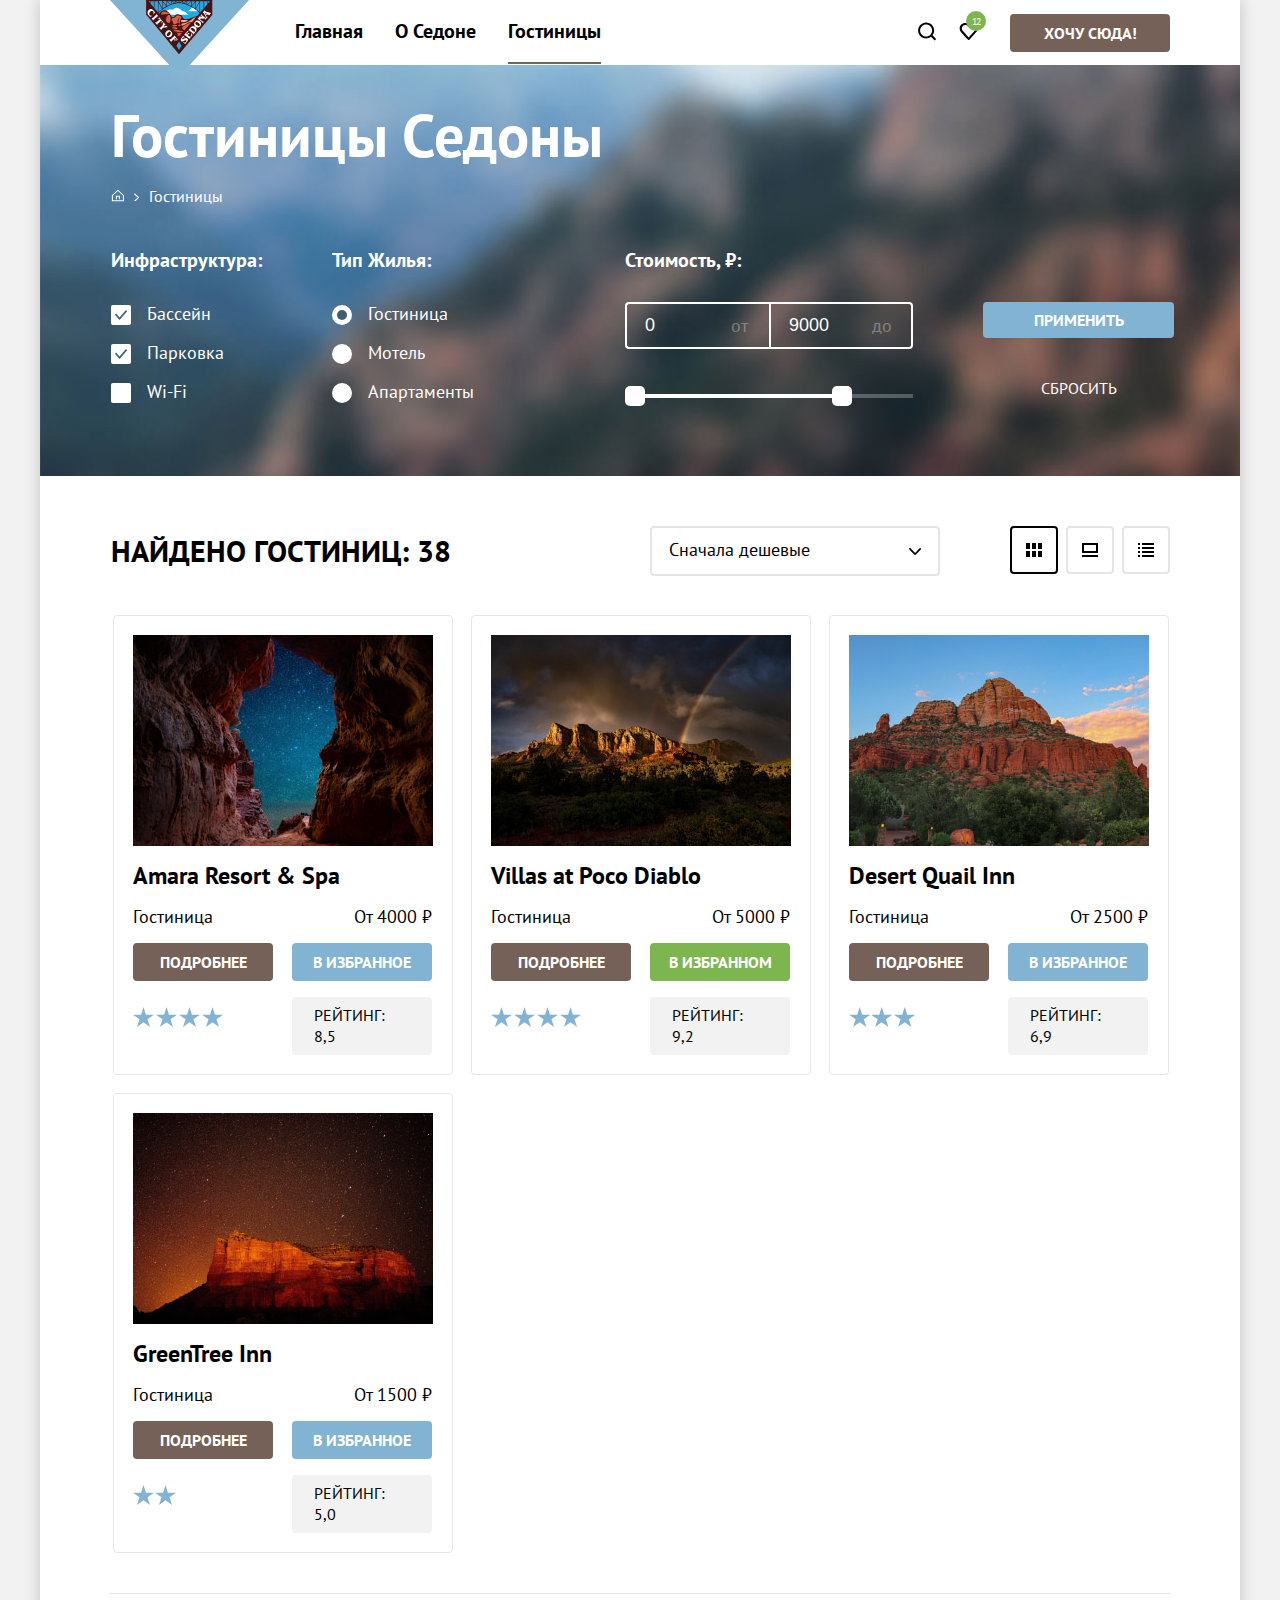
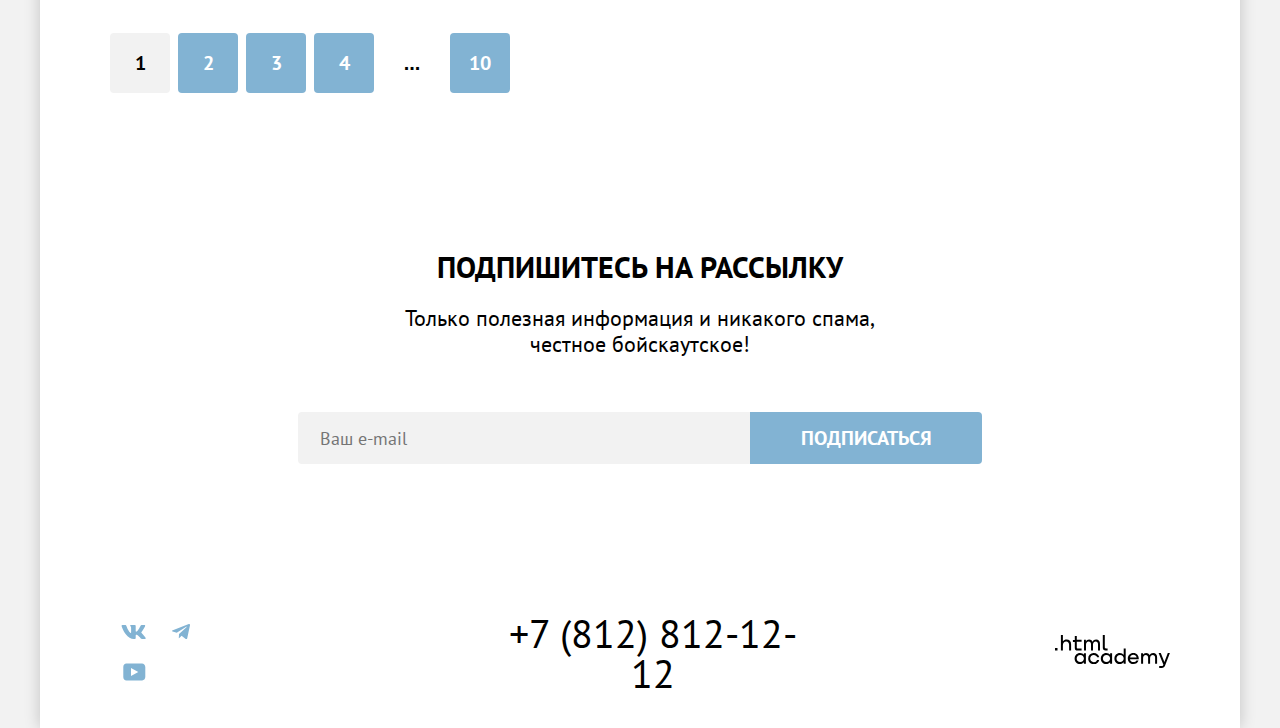
<file: master/catalog.html>
<!DOCTYPE html>
<html lang="ru">

<head>
  <meta charset="utf-8">
  <title>Гостиницы</title>
  <link rel="stylesheet" href="styles/styles.css">
  <link rel="icon" href="favicon.ico">
  <link rel="icon" type="image/png" href="images/favicon.png">
  <base href="https://htmlacademy-htmlcss.github.io/1892971-sedona-35/master/">
</head>

<body>
  <div class="container">
    <header class="page-header">
      <nav class="page-navigation">
        <a class="logo-link" href="index.html"><img class="logo-img" src="images/logo.svg" width="139" height="70"
            alt="Логотип Седоны."></a>
        <ul class="navigation-list">
          <li class="navigation-item">
            <a class="navigation-link" href="index.html">
              Главная
            </a>
          </li>
          <li class="navigation-item">
            <a class="navigation-link" href="#">
              О Седоне
            </a>
          </li>
          <li class="navigation-item">
            <a class="navigation-link navigation-link-current" href="catalog.html">
              Гостиницы
            </a>
          </li>
        </ul>
        <ul class="user-navigation">
          <li class="navigation-item">
            <a class="navigation-link search" href="#">
              <span class="visually-hidden ">Поиск.</span> <svg width="19" height="19" viewBox="0 0 19 19" fill="none"
                xmlns="http://www.w3.org/2000/svg">
                <path
                  d="m18.159 17.05-3.711-3.7c1.003-1.3 1.705-3 1.705-4.9 0-4.4-3.61-8-8.023-8C3.718.45.107 4.15.107 8.55c0 4.4 3.61 8 8.023 8 1.805 0 3.51-.6 4.914-1.7l3.71 3.7 1.404-1.5ZM8.13 14.55c-3.31 0-6.017-2.7-6.017-6s2.708-6 6.017-6c3.31 0 6.017 2.7 6.017 6s-2.707 6-6.017 6Z"
                  fill="#000" />
              </svg>
            </a>
          </li>
          <li class="navigation-item">
            <a class="navigation-link favs" href="#">
              <span class="visually-hidden">Избранное.</span>
              <span class="number-favs">12</span>
              <svg width="19" height="17" viewBox="0 0 19 17" fill="none"
                xmlns="http://www.w3.org/2000/svg">
                <path
                  d="M9.577 17c-.301 0-.602-.1-.803-.4-5.415-6.1-6.719-7.5-7.02-7.9C1.052 7.8.651 6.6.651 5.4c0-3 2.407-5.4 5.516-5.4 1.304 0 2.507.5 3.51 1.3C10.68.5 11.983 0 13.187 0c3.008 0 5.516 2.4 5.516 5.4 0 1.3-.502 2.5-1.304 3.4l-7.02 7.9c-.2.2-.401.3-.802.3ZM3.56 7.5c.3.4 3.51 4 6.117 6.9l6.218-7c.5-.5.701-1.2.701-2 0-1.8-1.504-3.3-3.309-3.3-1.003 0-2.006.5-2.708 1.3-.3.3-.601.4-.902.4-.3 0-.602-.2-.802-.4-.702-.8-1.705-1.3-2.708-1.3-1.805 0-3.31 1.5-3.31 3.3-.1.9.301 1.6.703 2.1-.1 0-.1 0 0 0Z"
                  fill="#000" />
              </svg>
            </a>
          </li>
          <li>
            <button class="button want-button basic-button" type="button">Хочу сюда!</button>
          </li>
        </ul>
      </nav>
    </header>
    <main class="main-inner">
      <section class="hotels-form">
        <div class="filter-wrapper">
          <h1 class="inner-title">Гостиницы Седоны</h1>
          <ul class="breadcrumbs">
            <li class="breadcrumbs-item">
              <a class="breacrumbs-link" href="index.html"><span class="visually-hidden">Главная.</span><svg
                  class="breadcrumbs-main" width="13" height="13" viewBox="0 0 13 13"
                  xmlns="http://www.w3.org/2000/svg">
                  <path fill-rule="evenodd" clip-rule="evenodd"
                    d="m.87 6.15 6-5.5 6 5.5v6.2h-12v-6.2Zm1 .4v4.8h10v-4.8l-5-4.5-5 4.5Zm4 3.8h-1v-3.5h4v3.5h-1v-2.5h-2v2.5Z" />
                </svg></a>
            </li>
            <li class="breadcrumbs-item breadcrumbs-catalog">
              <a class="breadcrumbs-link ">Гостиницы</a>
            </li>

          </ul>
          <form class="catalog-filter" action="https://echo.htmlacademy.ru/" method="get">
            <fieldset class="catalog-filter-checkbox">
              <legend class="catalog-filter-title">Инфраструктура:</legend>
              <ul class="catalog-filter-list">
                <li class="catalog-filter-item">
                  <label class="control">
                    <input class="visually-hidden control-input" type="checkbox" name="swimming-pool" checked>
                    <span class="control-mark"></span>
                    <span class="control-label">Бассейн</span>
                  </label>
                </li>
                <li class="catalog-filter-item">
                  <label class="control">
                    <input class="visually-hidden control-input" type="checkbox" name="parking" checked>
                    <span class="control-mark"></span>
                    <span class="control-label">Парковка</span>
                  </label>
                </li>
                <li class="catalog-filter-item">
                  <label class="control">
                    <input class="visually-hidden control-input" type="checkbox" name="wifi">
                    <span class="control-mark"></span>
                    <span class="control-label">Wi-Fi</span>
                  </label>
                </li>
              </ul>
            </fieldset>
            <fieldset class="catalog-filter-radio">
              <legend class="catalog-filter-title">Тип Жилья:</legend>
              <ul class="catalog-filter-list">
                <li class="catalog-filter-item">
                  <label class="control">
                    <input class="control-input visually-hidden" type="radio" name="housing" value="hotel" checked>
                    <span class="control-mark"></span>
                    <span class="control-label">Гостиница</span>
                  </label>
                </li>
                <li class="catalog-filter-item">
                  <label class="control">
                    <input class="control-input visually-hidden" type="radio" name="housing" value="motel">
                    <span class="control-mark"></span>
                    <span class="control-label">Мотель</span>
                  </label>
                </li>
                <li class="catalog-filter-item">
                  <label class="control">
                    <input class="control-input visually-hidden" type="radio" name="housing" value="appartments">
                    <span class="control-mark"></span>
                    <span class="control-label">Апартаменты</span>
                  </label>
                </li>
              </ul>
            </fieldset>
            <fieldset class="price-range">
              <legend class="price-range-title price-margin">Стоимость, ₽:</legend>
              <div class="range-wrapper">
                <label class="price-label price-min" for="low-price">
                  <input class="price low-price" type="text" id="low-price" placeholder="0">
                  <span class="low">От</span>
                </label>
                <label class="price-label price-max" for="high-price">
                  <input class="price high-price" type="text" id="high-price" placeholder="9000">
                  <span class="high">До</span>
                </label>
              </div>
              <div class="range">
                <div class="range-scale">
                  <div class="range-bar" style="left: 0px; width: 227px">
                    <button class="range-toggle toggle-min" type="button">
                      <span class="visually-hidden">Изменить минимальную цену.</span>
                    </button>
                    <button class="range-toggle toggle-max" type="button">
                      <span class="visually-hidden">Изменить максимальную цену.</span>
                    </button>
                  </div>
                </div>
              </div>
            </fieldset>
            <div class="button-wrapper">
              <button class="button second-button range-button" type="submit">Применить</button>
              <button class="light-button" type="reset">Сбросить</button>
            </div>
          </form>
        </div>
      </section>
      <section class="searching-results">
        <div class="results-title-box">
          <h2 class="results-title">Найдено гостиниц: 38</h2>
          <select class="select-control" aria-label="Сортировка.">
            <option value="cheap">Сначала дешевые</option>
            <option value="expensive">Сначала дорогие</option>
            <option value="popular">Сначала популярные</option>
          </select>
          <ul class="view-type-list">
            <li class="view-type-item">
              <a class="view-type-link small-icons view-type-current" href="catalog.html"><span class="visually-hidden">Мелкие
                  значки.</span></a>
            </li>
            <li class="view-type-item">
              <a class="view-type-link big-icons" href="#"><span class="visually-hidden">Крупные значки.</span></a>
            </li>
            <li class="view-type-item">
              <a class="view-type-link list-icons" href="#"><span class="visually-hidden">Список.</span></a>
            </li>
          </ul>
        </div>
        <div class="housing-results">
          <div class="housing-card">
            <img src="images/hotel-1.jpg" width="300" height="211" alt="Отель Амара.">
            <h3 class="housing-title">Amara Resort & Spa</h3>
            <span class="housing-type">Гостиница</span>
            <span class="housing-price"> От 4000 ₽</span>
            <a class="button details basic-button" href="#">Подробнее</a>
            <button class="button second-button add-to-favs" type="button">В избранное</button>
            <div class="stars stars-4"><span class="visually-hidden">4 звезды</span></div>
            <p class="raiting">Рейтинг: 8,5</p>
          </div>
          <div class="housing-card">
            <img src="images/hotel-2.jpg" width="300" height="211" alt="Отель Поко Диабло.">
            <h3 class="housing-title">Villas at Poco Diablo</h3>
            <span class="housing-type">Гостиница</span>
            <span class="housing-price">От 5000 ₽</span>
            <a class="button details basic-button" href="#">Подробнее</a>
            <button class="button selected-button add-to-favs" type="button">В избранном</button>
            <div class="stars stars-4"><span class="visually-hidden">4 звезды</span></div>
            <p class="raiting">Рейтинг: 9,2</p>
          </div>
          <div class="housing-card">
            <img src="images/hotel-3.jpg" width="300" height="211" alt="Отель Дезерт.">
            <h3 class="housing-title">Desert Quail Inn</h3>
            <span class="housing-type">Гостиница</span>
            <span class="housing-price">От 2500 ₽</span>
            <a class="button details basic-button" href="#">Подробнее</a>
            <button class="button second-button add-to-favs" type="button">В избранное</button>
            <div class="stars stars-3"><span class="visually-hidden">3 звезды</span></div>
            <p class="raiting">Рейтинг: 6,9</p>
          </div>
          <div class="housing-card">
            <img src="images/hotel-4.jpg" width="300" height="211" alt=" Отель Грин Три.">
            <h3 class="housing-title">GreenTree Inn</h3>
            <span class="housing-type">Гостиница</span>
            <span class="housing-price">От 1500 ₽</span>
            <a class="button details basic-button" href="#">Подробнее</a>
            <button class="button second-button add-to-favs" type="button">В избранное</button>
            <div class="stars stars-2"><span class="visually-hidden">2 звезды</span></div>
            <p class="raiting">Рейтинг: 5,0</p>
          </div>
        </div>
      </section>
      <div class="hotels-number">
        <div class="pagination-wrapper">
          <ul class="pagination">
            <li class="pagination-item">
              <a class="pagination-link pagination-current">1</a>
            </li>
            <li class="pagination-item">
              <a class="pagination-link second-button" href="#">2</a>
            </li>
            <li class="pagination-item">
              <a class="pagination-link second-button" href="#">3</a>
            </li>
            <li class="pagination-item">
              <a class="pagination-link second-button" href="#">4</a>
            </li>
            <li class="pagination-item">
              <button class="pagination-link show-more" type="button">...</button>
            </li>
            <li class="pagination-item">
              <a class="pagination-link second-button" href="#">10</a>
            </li>
          </ul>
        </div>
      </div>
    </main>
    <footer class="page-footer">
      <section class="newsletter">
        <h2 class="newsletter-title">Подпишитесь на рассылку</h2>
        <p class="newsletter-subscription">Только полезная информация и никакого спама, честное бойскаутское!</p>
        <form class="newsletter-form" action="https://echo.htmlacademy.ru/" method="post">
          <input class="email" type="email" name="email" placeholder="Ваш e-mail">
          <button class="button second-button submit-button" type="submit">Подписаться</button>
        </form>
      </section>
      <section class="contacts">
        <ul class="social-list">
          <li class="'social-item">
            <a class="social-link vk" href="https://vk.com/htmlacademy"><span class="visually-hidden">VK</span><svg
                class="social-icon" aria-hidden="true" focusable="false" width="25" height="14" viewBox="0 0 25 14"
                xmlns="http://www.w3.org/2000/svg">
                <path fill-rule="evenodd" clip-rule="evenodd"
                  d="M24.1 1c.2-.6 0-1-.8-1h-2.6c-.7 0-1 .3-1.1.7 0 0-1.4 3.2-3.3 5.3-.6.6-.9.8-1.2.8-.2 0-.4-.2-.4-.7V.9c0-.6-.2-.9-.8-.9h-4c-.5 0-.8.3-.8.6 0 .6 1 .8 1 2.5V7c0 .8 0 1-.4 1-.9 0-3-3.2-4.3-6.9-.3-.7-.5-1-1.2-1H1.6C.8 0 .6.3.6.7c0 .7 1 4.1 4.2 8.6 2.2 3 5.2 4.7 8 4.7 1.7 0 1.9-.4 1.9-1v-2.3c0-.8.2-.9.7-.9.4 0 1 .2 2.6 1.7 1.8 1.7 2 2.5 3 2.5h2.7c.7 0 1.1-.4 1-1.1-.3-.7-1.2-1.8-2.3-3L20.6 8c-.4-.5-.3-.7 0-1.1 0 0 3.2-4.4 3.5-6Z" />
              </svg></a>
          </li>
          <li class="'social-item">
            <a class="social-link tg" href="https://t.me/htmlacademy"><span class="visually-hidden">Twitter</span><svg
                class="social-icon" width="18" height="16" viewBox="0 0 18 16" xmlns="http://www.w3.org/2000/svg">
                <path
                  d="M16.79.1.84 6.25c-1.09.43-1.08 1.04-.2 1.31l4.1 1.28 9.47-5.98c.44-.27.85-.12.52.18L7.05 9.96l-.28 4.22c.41 0 .6-.19.83-.41l1.99-1.93 4.13 3.05c.77.42 1.31.2 1.5-.7l2.72-12.8c.28-1.12-.43-1.62-1.16-1.3Z" />
              </svg></a>
          </li>
          <li class="'social-item">
            <a class="social-link yt" href="https://youtube.com/user/htmlacademyru"><span
                class="visually-hidden">YouTube</span><svg class="social-icon" width="23" height="18"
                viewBox="0 0 23 18" xmlns="http://www.w3.org/2000/svg">
                <path
                  d="M19 .5H3.4C1.6.5.3 2.1.3 3.9v10c0 2 1.3 3.6 3.2 3.6h15.7c1.6 0 3.1-1.6 3.1-3.4V3.9C22.1 2.1 20.8.5 19 .5ZM8 13V5l7.3 4L8 13Z" />
              </svg></a>
          </li>
        </ul>
        <a class="phone" href="tel:+78128121212">+7 (812) 812-12-12</a>
        <a class="html-academy-link" href="https://htmlacademy.ru/"><svg class="html-icon" width="115" height="33"
            viewBox="0 0 115 33" xmlns="http://www.w3.org/2000/svg">
            <path
              d="M0 12.9v2.6h2.5v-2.6H0ZM11.6 4.5c-1.6 0-2.8.7-3.6 1.7h-.1V0h-2v15.5h2v-5.3c0-2.1 1.3-3.6 3.3-3.6 1.8 0 2.9 1.4 2.9 3.2v5.7h2V9.4c.1-3-1.8-4.9-4.5-4.9ZM26.6 4.8h-4.8V1.1h-2v3.8h-1.9v2h1.9v6c0 1.7 1 2.7 2.7 2.7h4.1v-2h-3.7c-.7 0-1.1-.4-1.1-1.1V6.8h4.8v-2ZM41.1 4.6c-1.6 0-2.9.8-3.5 2.1h-.1c-.6-1.2-1.8-2.1-3.4-2.1-1.4 0-2.5.8-3.1 1.8h-.1V4.8H29v10.6h2V10c0-2 1-3.5 2.6-3.5 1.5 0 2.4 1 2.4 2.6v6.3h2V9.8c0-2.4 1.4-3.3 2.6-3.3 1.5 0 2.4 1 2.4 2.6v6.3h2V8.9c.1-2.5-1.4-4.3-3.9-4.3ZM47.8 12.7c0 1.7 1 2.7 2.8 2.7h2v-2h-1.7c-.7 0-1.1-.4-1.1-1.1V0h-2v12.7ZM28.9 19.7c-.9-1.1-2.2-1.8-3.9-1.8-3.1 0-5.4 2.3-5.4 5.6s2.3 5.6 5.4 5.6c1.8 0 3-.8 3.8-1.9h.1v1.6h2V18.2h-2v1.5Zm-3.6 7.4c-2.2 0-3.6-1.6-3.6-3.6s1.4-3.6 3.6-3.6 3.6 1.6 3.6 3.6c0 1.9-1.4 3.6-3.6 3.6ZM44.2 22c-.5-2.4-2.6-4.1-5.4-4.1a5.4 5.4 0 0 0-5.6 5.6c0 3.1 2.2 5.6 5.6 5.6 2.8 0 4.9-1.8 5.4-4.2h-2.1a3.4 3.4 0 0 1-3.3 2.3c-2.2 0-3.6-1.6-3.6-3.6s1.4-3.6 3.6-3.6c1.6 0 2.8 1 3.3 2.2h2.1V22ZM55.1 19.7c-.9-1.1-2.2-1.8-3.9-1.8-3.1 0-5.4 2.3-5.4 5.6s2.3 5.6 5.4 5.6c1.8 0 3-.8 3.8-1.9h.1v1.6h2V18.2h-2v1.5Zm-3.6 7.4c-2.2 0-3.6-1.6-3.6-3.6s1.4-3.6 3.6-3.6 3.6 1.6 3.6 3.6c0 1.9-1.5 3.6-3.6 3.6ZM68.7 19.8c-.9-1.1-2.2-1.9-3.9-1.9-3.1 0-5.4 2.3-5.4 5.6s2.2 5.6 5.4 5.6c1.7 0 3-.8 3.8-1.8h.1v1.5h2V13.4h-2v6.4Zm-3.6 7.3c-2.2 0-3.6-1.6-3.6-3.6s1.4-3.6 3.6-3.6 3.6 1.6 3.6 3.6c-.1 2-1.5 3.6-3.6 3.6ZM78.3 17.9c-3.3 0-5.5 2.5-5.5 5.6 0 3 2.1 5.6 5.5 5.6 2.5 0 4.5-1.3 5.2-3.6h-2.1c-.5 1-1.6 1.6-3 1.6-1.9 0-3.3-1.3-3.4-2.9h8.8c.2-3.6-2-6.3-5.5-6.3Zm0 1.9c1.7 0 3 1 3.3 2.6h-6.5c.3-1.5 1.5-2.6 3.2-2.6ZM98.2 17.9c-1.6 0-2.9.8-3.6 2h-.1c-.6-1.2-1.8-2-3.4-2-1.4 0-2.5.7-3.1 1.8v-1.5h-1.9v10.6h2v-5.4c0-2 1-3.4 2.6-3.5 1.5 0 2.4 1 2.4 2.6v6.3h2v-5.6c0-2.4 1.4-3.3 2.6-3.3 1.5 0 2.4 1 2.4 2.6v6.3h2v-6.5c.1-2.6-1.4-4.4-3.9-4.4ZM109.4 27l-3.6-8.9h-2.2l4.8 11.6c-.3.9-.7 1.2-1.7 1.2h-2.5v2h2.5c1.8 0 2.8-.8 3.5-2.6l4.7-12.2h-2.1l-3.4 8.9Z" />
          </svg></a>
      </section>
    </footer>
  </div>
</body>

</html>
</file>
<file: 3/main.css>
.main-index > h1 {
  position: relative;
}
.main-index > .logo {
  position: relative;
}

.main-index-background {
  position: absolute;
  z-index: 0;
  width: 100%;
}
.main-index > .main-welcome{
  position: relative;
}
.main-index > .to-the-gardeus{
  position: relative;
}
.main-index > .sedona{
  position: relative;
}
.navigation-link{
  margin: 0;
  padding: 0;
  font-family: 'PT Sans', sans-serif;
  font-size: 14px;
  line-height: 26px;
  text-transform: uppercase;
  color: #333;
  background-color: #f2f2f2;
}
.page-header{
  position: relative;
}
header{
  display:block;
}
.main-logo{
  margin-left:70px;
}
</file>
<file: 6/styles/styles.css>
@font-face {
  font-family: "PT Sans";
  font-style: normal;
  font-weight: 400;
  src: url("../fonts/ptsans-400.woff2") format("woff2");
  font-display: swap;
}

@font-face {
  font-family: "PT Sans";
  font-style: normal;
  font-weight: 700;
  src: url("../fonts/ptsans-700.woff2") format("woff2");
  font-display: swap;
}


html {
  height: 100%;
}

body {
  margin: 0;
  font-family: "PT Sans", sans-serif;
  color: black;
  font-style: normal;
  background-color: #f2f2f2;
  display: flex;
  flex-direction: column;
  min-height: 100%;
}

.visually-hidden {
  position: absolute;
  width: 1px;
  height: 1px;
  margin: -1px;
  padding: 0;
  border: 0;
  clip: rect(0 0 0 0);
  overflow: hidden;
}

.button {
  background-color: #756157;
  text-decoration: none;
  font-weight: 700;
  font-size: 16px;
  line-height: 20px;
  text-align: center;
  color: white;
  text-transform: uppercase;
  border: none;
  border-radius: 4px;
  cursor: pointer;
  text-decoration: none;
  font-family: "PT Sans", sans-serif;
}

.index-title {
  margin: 0;
}

.main-index {
  text-align: center;
}

.main-container {
  flex-grow: 1;
}

.page-header {
  font-weight: 700;
  font-size: 20px;
  line-height: 26px;
  margin: 0;
  padding-left: 70px;
  padding-right: 70px;
}

.logo-link {
  display: block;
  margin-right: 30px;
  position: relative;
}

.logo-img {
  display: block;
  margin-bottom: -5px;
}

.navigation-link {
  color: black;
  text-decoration: none;
  display: block;
}

.navigation-link-current {
  border-bottom: 2px solid #756257;
}

.sedona-img {
  display: block;
  background-color: #68A2CA;
}

.advantages-title {
  text-transform: uppercase;
  margin: 63px auto 31px auto;
  width: 620px;
  font-size: 30px;
  line-height: 36px;
}

.advantages-reasons {
  margin: 0;
  margin-bottom: 90px;
  font-size: 22px;
  line-height: 26px;
}

.advantages-box {
  color: white;
  background-color: #82B3D3;
  display: flex;
}

.advantages-wrapper {
  width: 400px;
  display: flex;
  flex-direction: column;
  justify-content: center;
  padding: 92px 85px;
}

.town-qualities-list {
  display: flex;
  margin: 0 auto;
  list-style: none;
  padding: 0;
}

.town-qualities-item {
  width: 400px;
  display: flex;
  flex-direction: column;
  justify-content: center;


}

.advantages-list {
  display: flex;
  margin: 0 auto;
  list-style-type: none;
  padding: 0;
}

.advantages-item {
  background-color: rgba(131, 179, 211, 0.12);
  width: 400px;
  display: flex;
  flex-direction: column;
  justify-content: center;
  padding: 103px 85px;
}

.advantages-item:nth-child(2) {
  background-color: rgba(131, 179, 211, 0.2);
}

.index-newsletter {
  color: white;
  background-image: url("../images/background-letter.jpg");
  background-size: cover;
  background-repeat: no-repeat;
  text-align: center;
  padding: 94px 200px;
  background-color: #68A2CA;
}

.newsletter-title {
  text-transform: uppercase;
  font-size: 30px;
  line-height: 36px;
  margin: 0;
  margin-bottom: 30px;
}

.newsletter-subscription {
  margin: 0 auto;
  margin-bottom: 46px;
  font-size: 22px;
  line-height: 26px;
  width: 475px;
}

.submit-button {
  width: 200px;
  text-transform: uppercase;
  font-weight: 700;
  font-size: 20px;
  line-height: 36px;
  border: none;
  padding: 12px 15px;
  border-top-left-radius: 0px;
  border-bottom-left-radius: 0px;
}

.newsletter-form {
  display: flex;
}

.email {
  width: 600px;
  padding: 20px 21px 19px 22px;
  font-size: 18px;
  line-height: 21px;
  border: none;
  background-color: #F2F2F2;
  display: block;
  box-sizing: border-box;
  border-top-left-radius: 4px;
  border-bottom-left-radius: 4px;
}

.contacts {
  text-align: left;
}

.second-button {
  background-color: #82B3D3;

}

.selected-button {
  background-color: #7DB54F;
}

.hotels-number {
  display: flex;
  align-items: center;
  padding-top: 29px;
  padding-bottom: 25px;
  border-top: solid 1px #e6e6e6;
  margin-left: 73px;
  margin-right: 70px;
}

.pagination-link {
  background-color: #82B3D3;
  text-decoration: none;
  color: white;
  width: 60px;
  height: 60px;
  font-weight: 700;
  font-size: 20px;
  line-height: 36px;
  padding: 12px;
  display: block;
  box-sizing: border-box;
  border-radius: 4px;
  text-align: center;
}

.pagination-current {
  background-color: #F2F2F2;
  color: black;
}

.show-more {
  border: none;
}

.pagination {
  list-style-type: none;
  display: flex;
  margin: 0;
  padding: 0;
  gap: 8px;
  align-items: center;
  margin-right: 268px;
}

.page-navigation {
  display: flex;
}

.navigation-list {
  margin: 0;
  padding: 0;
  list-style: none;
  width: 450px;
  display: flex;
}

.navigation-list .navigation-link {
  padding-top: 20px;
  padding-bottom: 18px;
  margin-left: 17px;
  margin-right: 17px;
}

.user-navigation {
  margin: 0;
  margin-left: auto;
  padding: 0;
  list-style: none;
  max-width: 265px;
  display: flex;
  align-items: center;
}

.user-navigation .navigation-link {
  width: 42px;
  height: 65px;
  display: block;
  box-sizing: border-box;
}

.search {
  padding: 21px 12px;
}

.favs {
  padding: 20px 11px;
  position: relative;
}

.container {
  margin: 0 auto;
  width: 1200px;
  background-color: #ffffff;
  box-shadow: 0px 0px 15px rgba(0, 0, 0, 0.2);
}

.reasons-container {
  height: 282px;
  display: flex;
  flex-direction: column;
  justify-content: center;
}

.booking {
  padding: 91px 304px 93px 304px;
}

.booking-title {
  text-transform: uppercase;
  font-size: 30px;
  line-height: 36px;
  margin: 0;
  margin-bottom: 29px;
}

.booking-subscription {
  margin: 0;
  margin-bottom: 56px;
  width: 592px;
  font-size: 22px;
  line-height: 26px;
}

.booking-button {
  font-weight: 700;
  text-transform: uppercase;
  padding: 12px 15px;
  font-size: 20px;
  line-height: 36px;
  width: 574px;
  border: none;
}

.contacts {
  display: flex;
  padding: 45px 70px 35px;
  justify-content: space-between;
}

.social-list {
  list-style-type: none;
  display: flex;
  max-width: 200px;
  padding: 0;
  margin: 0;
}

.phone {
  margin-left: 237px;
  margin-right: 236px;
  text-decoration: none;
  color: black;
  font-family: "PT Sans", sans-serif;
  font-weight: 400;
  font-size: 40px;
  line-height: 40px;
  text-align: center;
}

.phone:hover,
.phone:focus {
  color: #756157;
}

.phone:active {
  color: rgba(117, 97, 87, 0.3);
}

.qualities-title {
  text-transform: uppercase;
  margin-top: 182px;
  margin-bottom: 30px;
  font-size: 24px;
  line-height: 28px;
}

.qualities-subscription {
  margin: 0;
  font-size: 18px;
  line-height: 21px;
  margin-bottom: 81px;
}

.qualities-subscription-housing {
  width: 175px;
}

.qualities-subscription-food {
  width: 250px;
}

.town-qualities-item:nth-child(1) {
  background: url("../images/house.svg") no-repeat 50% 80px rgba(131, 179, 211, 0.12);
  align-items: center;
}

.town-qualities-item:nth-child(2) {
  background: url("../images/food.svg") no-repeat 50% 80px;
  align-items: center;
}

.town-qualities-item:nth-child(3) {
  background: url("../images/gift.svg") no-repeat 50% 80px rgba(131, 179, 211, 0.12);
}

.reasons-title {
  text-transform: uppercase;
  margin: 0 auto;
  margin-bottom: 28px;
  font-size: 24px;
  line-height: 28px;
}

.reasons-number {
  margin: 0 auto;
  margin-bottom: 30px;
  font-size: 18px;
  line-height: 21px;
}

.reasons-subscription {
  margin: 0 auto;
  font-size: 18px;
  line-height: 21px;
}

.hotels-form {
  color: white;
  background-color: #68A2CA;
  background-image: url("../images/background-form.jpg");
  background-size: cover;
  background-repeat: no-repeat;
  margin: 0;
}

.filter-wrapper {
  padding: 71px;
  padding-top: 31px;
  padding-bottom: 61px;
  margin: 0;
}

.newsletter {
  color: black;
  text-align: center;
  background-color: white;
  padding: 95px 200px;
}

.housing-results {
  display: grid;
  grid-template-columns: repeat(3, 340px);
  column-gap: 18px;
  padding-left: 73px;
  padding-right: 70px;
  margin-bottom: 65px;
}

.hotels-select-description {
  margin: 0;
  font-size: 18px;
  line-height: 21px;
  margin-right: 53px;
}

.hotels-select {
  width: 160px;
  padding: 14px 20px;
  font-size: 18px;
  line-height: 21px;
  box-sizing: border-box;
  border-radius: 4px;
  appearance: none;
  font-family: 'PT Sans', sans-serif;
  background: url("../images/arrow.svg") no-repeat right 17px center;

}

.results-title-box {
  display: flex;
  padding-left: 2px;
  padding-right: 70px;
  padding-top: 52px;
  padding-bottom: 56px;
}

.catalog-filter {
  display: flex;
}

.breadcrumbs {
  display: flex;
  list-style: none;
  font-size: 16px;
  line-height: 21px;
  margin: 0;
  margin-bottom: 40px;
  padding: 0;
}

.social-link {
  width: 47px;
  display: block;
  height: 40px;
  padding: 13px 11px;
  display: block;
  box-sizing: border-box;
}

.social-icon {
  fill: #82B3D3
}

.social-link:hover .social-icon {
  fill: #68A2CA;
}

.social-link:focus .social-icon {
  fill: #68A2CA;
}

.social-link:active .social-icon {
  fill: #68A2CA;
  opacity: 30%;
}

.want-button {
  text-transform: uppercase;
  font-size: 16px;
  line-height: 20px;
  padding: 9px 15px;
  border: none;
  margin-left: 20px;
  width: 160px;
}

.inner-title {
  margin: 0;
  font-size: 60px;
  line-height: 78px;
  margin-bottom: 12px;
}

.catalog-filter-checkbox {
  border: none;
  padding: 0;
  margin: 0;
  margin-right: 70px;
}

.catalog-filter-radio {
  border: none;
  padding: 0;
  margin: 0;
  margin-right: 177px;
}

.price-range {
  display: flex;
  border: none;
  padding: 0;
  margin: 0;
  margin-right: 70px;
  flex-direction: column;
}

.price {
  background: transparent;
  border: none;
  width: 100%;
  display: block;
  padding: 11px 15px;
  font-size: 18px;
  line-height: 21px;
  color: #ffffff;
  border: solid 2px #ffffff;
}

.price-label {
  display: flex;
  width: 144px;
  box-sizing: border-box;
  position: relative;
}

.price:hover {
  border-color: rgba(225, 225, 225, 0.6);
}

.price:active {
  background-color: #756257;
}

.price:focus {
  box-shadow: 0px 0px 0px 3px #81B3D2;
  outline-color: #81B3D2;
}

.price-min .price {
  border-bottom-left-radius: 4px;
  border-top-left-radius: 4px;
  border-right: 1px;
}

.price-max .price {
  border-top-right-radius: 4px;
  border-bottom-right-radius: 4px;
}

.button-wrapper {
  display: flex;
  flex-direction: column;
  margin-top: 60px;
  margin-left: auto;
}

.range-button {
  width: 160px;
  padding: 14px;
  font-family: 'PT Sans', sans-serif;
  font-weight: 700;
  font-size: 16px;
  line-height: 20px;
  color: white;
  border: none;
  border-radius: 4px;
  text-transform: uppercase;
  margin-bottom: 11px;
}

.light-button {
  width: 160px;
  height: 40px;
  background-color: transparent;
  color: white;
  border: none;
  cursor: pointer;
  font-family: 'PT Sans', sans-serif;
  font-size: 16px;
  line-height: 20px;
}

.light-button:hover,
.light-button:active {
  color: #ffffff;
  opacity: 60%;
}

.light-button:focus {
  box-shadow: 0 0 0 3px #83B3D3;
  border-radius: 4px;
}

.catalog-filter-list {
  padding: 0;
  margin: 0;
  list-style: none;
  display: flex;
  flex-direction: column;
  gap: 15px;
}

.results-title {
  font-size: 30px;
  line-height: 36px;
  margin: 0;
  margin-right: 191px;
  text-transform: uppercase;
  align-self: center;
  margin-left: 70px;
}

.select-control {
  box-sizing: border-box;
  width: 290px;
  padding-left: 20px;
  padding-top: 14px;
  padding-bottom: 14px;
  appearance: none;
  background: url("../images/arrow.svg") no-repeat right 17px center;
  font-size: 18px;
  line-height: 21px;
  border-radius: 4px;
  border: 2px solid #E5E5E5;
  font-family: "PT Sans", sans-serif;
}

.select-control:hover,
.select-control:focus {
  border-color: #68A2CA;
}

.select-control:active {
  border-color: #3F5E72;
}

.view-type-list {
  display: flex;
  padding: 0;
  margin: 0;
  list-style: none;
  gap: 8px;
  margin-left: auto;
}

.view-type-link {
  width: 48px;
  height: 48px;
  padding: 17px 16px;
  display: block;
  box-sizing: border-box;
  border: solid 2px #e5e5e5;
  border-radius: 4px;
  background-repeat: no-repeat;
  background-position: 50% 50%;
}

.view-type-current {
  border-color: black;
}

.view-type-link:hover {
  border-color: black;
}

.view-type-link:active {
  border-color: black;
}

.view-type-link:focus {
  border-color: #82B3D3;
}

.small-icons {
  background-image: url("../images/icon-table.svg")
}

.big-icons {
  background-image: url(../images/icon-slideshow.svg);
}

.list-icons {
  background-image: url(../images/view-ist.svg);
}

.housing-card {
  padding: 19px;
  display: grid;
  grid-template-columns: 140px 140px;
  column-gap: 19px;
  row-gap: 16px;
}

.housing-title {
  grid-column: 1 / -1;
  margin: 0;
  font-weight: 700;
  font-size: 24px;
  line-height: 28px;
}

.housing-type {
  font-size: 18px;
  line-height: 21px;
}

.housing-price {
  font-size: 18px;
  line-height: 21px;
}

.raiting {
  margin: 0;
  font-size: 16px;
  line-height: 21px;
  background-color: #F2F2F2;
  border-radius: 4px;
  text-transform: uppercase;
  padding: 8px 22px;
}

.details {
  padding: 9px 15px;
}

.stars-lux {
  background-image: url("../images/star.svg");
  background-repeat: space;
  background-size: contain;
  height: 20px;
  width: 90px;
  margin-top: 10px;
}

.stars-comfort {
  background-image: url("../images/star.svg");
  background-repeat: space;
  background-size: contain;
  height: 20px;
  width: 66px;
  margin-top: 10px;
}

.stars-low {
  background-image: url("../images/star.svg");
  background-repeat: space;
  background-size: contain;
  height: 20px;
  width: 42px;
  margin-top: 10px;
}

.basic-button:hover {
  background-color: #615048;
}

.basic-button:focus {
  background-color: #615048;
}

.basic-button:active {
  background-color: #756157;
  color: #ffffff;
  opacity: 30%;
}

.basic-button:disabled {
  background-color: #E5E5E5;
  color: #ffffff;
}

.second-button:hover {
  background-color: #68A2CA;
}

.second-button:focus {
  background-color: #68A2CA;
}

.second-button:active {
  color: rgba(225, 225, 225, 0.3);
}

.catalog-filter-title,
.price-range-title {
  font-weight: 700;
  font-size: 20px;
  line-height: 26px;
  margin-bottom: 30px;
  padding: 0;
}

.price-margin {
  margin-bottom: 35px;
}

.catalog-filter-item {
  font-size: 18px;
  line-height: 21px;
}


.breadcrumbs-catalog {
  font-size: 16px;
  line-height: 21px;
  margin-left: 25px;
  position: relative;
}

.breadcrumbs-catalog::before {
  background: url(../images/bread-arrow.svg) no-repeat;
  content: "";
  position: absolute;
  top: 7px;
  right: 83px;
  width: 5px;
  height: 8px;
}


.favs::after {
  content: "12";
  position: absolute;
  top: 10px;
  right: -2px;
  width: 20px;
  height: 20px;
  background-color: #7DB54F;
  border-radius: 50%;
  font-family: 'PT Sans', sans-serif;
  font-style: normal;
  font-weight: 400;
  font-size: 10px;
  line-height: 13px;
  color: #ffffff;
  text-align: center;
  letter-spacing: -0.1em;
  margin-top: 3px;
  display: flex;
  flex-direction: column;
  justify-content: center;
}

.range-wrapper {
  display: flex;
  margin-bottom: 29px;
}

.range-scale {
  position: relative;
  height: 4px;
  background-color: rgba(225, 225, 225, 0.3);
}

.range-bar {
  position: absolute;
  height: 4px;
  background-color: white;
}

.range-toggle {
  position: absolute;
  width: 20px;
  height: 20px;
  background: #ffffff;
  border: none;
  border-radius: 5px;
  cursor: pointer;
}

.range-toggle:focus {
  box-shadow: 0 0 0 3px #83B3D3;
}

.range-toggle:active {
  box-shadow: 0 0 0 2px #83B3D3;
}

.toggle-min {
  top: -8px;
  left: 0px;
}

.toggle-max {
  top: -8px;
  right: -10px;
}

.control {
  position: relative;
  display: block;
  padding-left: 40px;
}

.control-mark {
  position: absolute;
  top: 2px;
  left: 0;
  width: 20px;
  height: 20px;
  border: none;
  background-color: #ffffff;
  border-radius: 2px;
}

.control-input[type="checkbox"]:checked+.control-mark {
  background: url("../images/checkbox.svg") no-repeat #ffffff 50% 50%;
}

.control-input[type="checkbox"]:hover+.control-mark {
  background-color: #ffffff;
  opacity: 60%;
}

.control-input[type="checkbox"]:focus+.control-mark {
  background-color: #ffffff;
  opacity: 60%;
  box-shadow: 0 0 0 3px #83B3D3;
}

.control-input[type="checkbox"]:active+.control-mark {
  background-color: #ffffff;
  opacity: 30%;
}

.control-input[disabled] + .control-mark {
  opacity: 30%;
}

.control-input[type="radio"]+.control-mark {
  border-radius: 50%;
}

.control-input[type="radio"]:checked+.control-mark {
  background: url("../images/radio.svg") no-repeat #ffffff 50% 50%;
}

.control-input[type="radio"]:focus+.control-mark {
  box-shadow: 0 0 0 3px #83B3D3;
}

.html-icon:hover,
.html-icon:focus {
  fill: #756157;
}

.html-icon:active {
  fill: rgba(117, 97, 87, 0.3);
}

.breadcrumbs-main {
  fill: #ffffff;
}

.breadcrumbs-link:hover,
.breadcrumbs-main:hover {
  fill: #ffffff;
  opacity: 60%;
}

.low,
.high {
  display: flex;
  align-self: center;
  font-weight: 400;
  font-size: 18px;
  line-height: 21px;
  color: #FFFFFF;
  opacity: 0.3;
  margin-right: 14px;
  text-transform: lowercase;
  position: absolute;
  right: 0;
  top: 10px;
}

.price::placeholder {
  font-weight: 400;
  font-size: 18px;
  line-height: 21px;
  color: #ffffff;
}

.modal-container {
  position: fixed;
  top: 0;
  left: 0;
  display: flex;
  width: 100%;
  height: 100%;
  background-color: rgba(242, 242, 242, 0.8);
}

.modal {
  position: relative;
  margin: auto;
  padding: 70px;
  padding-top: 62px;
  background-color: #ffffff;
  border-radius: 30px;
}

.modal-close-button {
  position: absolute;
  padding: 20px;
  top: 54px;
  right: 70px;
  width: 53px;
  height: 53px;
  background-color: #f2f2f2;
  border: none;
  border-radius: 50%;
  cursor: pointer;
}

.modal-close-button:hover {
  background-color: #e6e6e6;
}

.modal-close-button:focus {
  background-color: #e6e6e6;
  box-shadow: 0 0 0 3px #83B3D3;
}

.modal-close-button:active {
  background-color: #e6e6e6;
  fill: #d9d9d9;
}

.modal-title {
  margin: 0;
  font-size: 30px;
  line-height: 36px;
  text-transform: uppercase;
  margin-bottom: 64px;
}

.search-form {
  display: grid;
  grid-template-columns: 288px 230px;
  gap: 40px 56px;
}

.modal-date {
  grid-column: 1 / -1;
}

.modal-label {
  font-family: 'PT Sans', sans-serif;
  font-weight: 700;
  font-size: 20px;
  line-height: 26px;
  align-self: center;
}

.field {
  font-family: 'PT Sans', sans-serif;
  padding: 14px 19px;
  font-size: 18px;
  line-height: 21px;
  box-sizing: border-box;
  border: none;
  background-color: #f2f2f2;
  border-radius: 4px;
}

.date-field {
  width: 420px;
  position: relative;
}

.date-field:hover {
  background-color: #e6e6e6;
}

.date-field:focus {
  background-color: #e6e6e6;
  box-shadow: 0 0 0 3px #83B3D3;
}

.date-field:active {
  background-color: white;
  box-shadow: 0 0 0 2px black;
}

.guests-field {
  width: 133px;
  padding: 14px 60px;
}

.guests-button {
  position: absolute;
  width: 23px;
  height: 23px;
  padding: 0;
  border: none;
  cursor: pointer;
  background-color: transparent;
  border-radius: 4px;
}

.more {
  top: 15px;
  right: 15px;
}

.less {
  top: 10px;
  left: 13px;
}

.more-icon, .less-icon {
  fill: rgba(0, 0, 0, 0.3);
}

.guests-button:hover+.hover-icon {
  fill: rgba(0, 0, 0, 0);
}

.guests-button:focus {
  box-shadow: 0 0 0 3px #83B3D3;
}

.field-group {
  display: flex;
  justify-content: space-between;
  align-content: center;
  position: relative;
}

.field-group-wrap {
  position: relative;
}

.field-group-adults {
  position: relative;
}

.modal-button {
  grid-column: 1 / -1;
  padding: 12px 26px;
  font-family: 'PT Sans', sans-serif;
  font-weight: 700;
  font-size: 20px;
  line-height: 36px;
}

.modal-button:hover {
  background-color: #68A2CA;
}

.modal-button:focus {
  background-color: #68A2CA;
  box-shadow: 0 0 0 3px #756257;
}

.modal-button:active {
  background-color: #68A2CA;
  color: #d9d9d9;
}

.modal-container-close {
  display: none;
}

.vk {
  padding: 10px 11px;
}

.tg {
  padding: 11px 15px;
}

.yt {
  padding: 10px 13px;
}

.html-academy-link {
  align-self: center;
}

.date-field::placeholder {
  color: black;
}

.tooltip {
  position: absolute;
  margin-top: 3px;
  margin-left: 5px;
  width: 16px;
  height: 16px;
}

.tooltip-toggle {
  border: none;
  background-color: #83B3D3;
  padding: 0;
  margin: 0;
  display: block;
  border-radius: 50%;
  width: 25px;
  height: 25px;
}

.tooltip-toggle:hover {
  background-color: #68A2CA;
}

.tooltip-text {
  background-color: #333333;
  color: #ffffff;
  font-size: 16px;
  line-height: 21px;
  font-weight: 400;
  text-transform: none;
  padding: 15px 18px 18px 22px;
  border-radius: 10px;
  display: block;
  width: 256px;
  position: absolute;
  top: 100%;
  margin-top: 24px;
  right: 50%;
  transform: translateX(52%);
  box-sizing: border-box;
  z-index: 1;
  display: none;
}

.tooltip-toggle:hover+.tooltip-text,
.tooltip-toggle:focus+.tooltip-text {
  display: block;
}

.tooltip-text::before {
  content: ' ';
  background-image: url("../images/triangle.svg");
  position: absolute;
  left: 0;
  right: 0;
  bottom: 100%;
  width: 19px;
  height: 9px;
  margin-left: auto;
  margin-right: auto;
}

.guests-field::-webkit-inner-spin-button,
.guests-field::-webkit-outer-spin-button {
  -webkit-appearance: none;
}

.calendar {
  position: absolute;
  padding: 0;
  border: none;
  background-color: transparent;
  width: 25px;
  height: 25px;
  top: 12px;
  right: 13px;
  cursor: pointer;
}

.calendar-icon {
  fill: rgba(0, 0, 0, 0.3);
}

.message-error {
  position: absolute;
  top: 57px;
  margin: 0;
  color: #FF5757;
}

.message-success {
  position: absolute;
  top: 57px;
  margin: 0;
}
</file>
<file: master/styles/styles.css>
@font-face {
  font-family: "PT Sans";
  font-style: normal;
  font-weight: 400;
  src: url("../fonts/ptsans-400.woff2") format("woff2");
  font-display: swap;
}

@font-face {
  font-family: "PT Sans";
  font-style: normal;
  font-weight: 700;
  src: url("../fonts/ptsans-700.woff2") format("woff2");
  font-display: swap;
}


html {
  height: 100%;
}

body {
  margin: 0;
  font-family: "PT Sans", sans-serif;
  color: black;
  font-style: normal;
  background-color: #f2f2f2;
  display: flex;
  flex-direction: column;
  min-height: 100%;
}

.visually-hidden {
  position: absolute;
  width: 1px;
  height: 1px;
  margin: -1px;
  padding: 0;
  border: 0;
  clip: rect(0 0 0 0);
  overflow: hidden;
}

.button {
  background-color: #756157;
  text-decoration: none;
  font-weight: 700;
  font-size: 16px;
  line-height: 20px;
  text-align: center;
  color: white;
  text-transform: uppercase;
  border: none;
  border-radius: 4px;
  cursor: pointer;
  text-decoration: none;
  font-family: "PT Sans", sans-serif;
}

.index-title {
  margin: 0;
}

.main-index {
  text-align: center;
}

.main-container {
  flex-grow: 1;
}

.page-header {
  font-weight: 700;
  font-size: 20px;
  line-height: 26px;
  margin: 0;
  padding-left: 70px;
  padding-right: 70px;
}

.logo-link {
  display: block;
  margin-right: 30px;
  position: relative;
}

.logo-img {
  display: block;
  margin-bottom: -5px;
}

.navigation-link {
  color: black;
  text-decoration: none;
  display: block;
}

.navigation-link-current {
  border-bottom: 2px solid #756257;
}

.advantages-title {
  text-transform: uppercase;
  margin: 68px auto 26px auto;
  width: 620px;
  font-size: 30px;
  line-height: 36px;
}

.advantages-reasons {
  margin: 0;
  margin-bottom: 90px;
  font-size: 22px;
  line-height: 26px;
}

.advantages-box {
  color: white;
  background-color: #82B3D3;
  display: flex;
}

.advantages-wrapper {
  width: 400px;
  display: flex;
  flex-direction: column;
  padding: 92px 85px;
}

.town-qualities-list {
  display: flex;
  margin: 0 auto;
  list-style: none;
  padding: 0;
}

.town-qualities-item {
  width: 400px;
  display: flex;
  flex-direction: column;
  justify-content: center;
}

.advantages-list {
  display: flex;
  margin: 0 auto;
  list-style-type: none;
  padding: 0;
}

.advantages-item {
  background-color: rgba(131, 179, 211, 0.12);
  width: 400px;
  display: flex;
  flex-direction: column;
  justify-content: center;
  padding: 103px 85px;
  padding-bottom: 124px;
}

.advantages-item:nth-child(2) {
  background-color: rgba(131, 179, 211, 0.2);
}

.index-newsletter {
  color: white;
  background-image: url("../images/background-letter.jpg");
  background-size: cover;
  background-repeat: no-repeat;
  text-align: center;
  padding: 96px 200px;
  padding-bottom: 104px;
  background-color: #68A2CA;
}

.newsletter-title {
  text-transform: uppercase;
  font-size: 30px;
  line-height: 36px;
  margin: 0;
  margin-bottom: 20px;
}

.newsletter-subscription {
  margin: 0 auto;
  margin-bottom: 55px;
  font-size: 22px;
  line-height: 26px;
  width: 475px;
}

.submit-button {
  width: 232px;
  text-transform: uppercase;
  font-weight: 700;
  font-size: 20px;
  line-height: 36px;
  border: none;
  padding: 8px 15px;
  border-top-left-radius: 0px;
  border-bottom-left-radius: 0px;
}

.newsletter-form {
  display: flex;
  max-width: 684px;
  margin: 0 auto;
}

.email {
  font-family: 'PT Sans';
  width: 452px;
  padding: 14px 21px 14px 22px;
  font-size: 18px;
  line-height: 21px;
  border: none;
  background-color: #F2F2F2;
  display: block;
  box-sizing: border-box;
  border-top-left-radius: 4px;
  border-bottom-left-radius: 4px;
}

.contacts {
  text-align: left;
}

.second-button {
  background-color: #82B3D3;

}

.selected-button {
  background-color: #7DB54F;
}

.hotels-number {
  display: flex;
  align-items: center;
  padding-top: 39px;
  padding-bottom: 25px;
  border-top: solid 1px #e6e6e6;
  margin-left: 70px;
  margin-right: 70px;
}

.pagination-link {
  background-color: #82B3D3;
  text-decoration: none;
  color: white;
  width: 60px;
  height: 60px;
  font-weight: 700;
  font-size: 20px;
  line-height: 36px;
  padding: 12px;
  display: block;
  box-sizing: border-box;
  border-radius: 4px;
  text-align: center;
}

.hotels-select:hover,
.hotels-select:focus {
  border-color: #68A2CA;
}

.hotels-select:active {
  border-color: #3F5E72;
}

.pagination-current {
  background-color: #F2F2F2;
  color: black;
}

.show-more {
  border: none;
  color: black;
  background: transparent;
}

.pagination {
  list-style-type: none;
  display: flex;
  margin: 0;
  padding: 0;
  gap: 8px;
  align-items: center;
  margin-right: 268px;
}

.page-navigation {
  display: flex;
}

.navigation-list {
  margin: 0;
  padding: 0;
  list-style: none;
  width: 450px;
  display: flex;
  flex-wrap: wrap;
}

.navigation-list .navigation-link {
  padding-top: 18px;
  padding-bottom: 18px;
  margin-left: 16px;
  margin-right: 16px;
}

.user-navigation {
  margin: 0;
  margin-left: auto;
  padding: 0;
  list-style: none;
  max-width: 265px;
  display: flex;
  align-items: center;
}

.navigation-item:hover {
  opacity: 0.5;
}

.user-navigation .navigation-link {
  width: 42px;
  height: 65px;
  display: block;
  box-sizing: border-box;
}

.search {
  padding: 21px 12px;
}

.favs {
  padding: 20px 11px;
  position: relative;
}

.container {
  margin: 0 auto;
  width: 1200px;
  background-color: #ffffff;
  box-shadow: 0px 0px 15px rgba(0, 0, 0, 0.2);
}

.reasons-container {
  display: flex;
  flex-direction: column;
  justify-content: center;
}

.booking {
  padding: 96px 304px 96px 304px;
}

.booking-title {
  text-transform: uppercase;
  font-size: 30px;
  line-height: 36px;
  margin: 0;
  margin-bottom: 20px;
}

.booking-subscription {
  margin: 0;
  margin-bottom: 54px;
  width: 592px;
  font-size: 22px;
  line-height: 26px;
}

.booking-button {
  font-weight: 700;
  text-transform: uppercase;
  padding: 8px 15px;
  font-size: 20px;
  line-height: 36px;
  width: 375px;
  border: none;
}

.contacts {
  display: flex;
  padding: 45px 70px 35px;
  justify-content: space-between;
}

.social-list {
  list-style-type: none;
  display: flex;
  max-width: 141px;
  padding: 0;
  margin: 0;
  flex-wrap: wrap;
}

.phone {
  margin-left: 237px;
  margin-right: 236px;
  text-decoration: none;
  color: black;
  font-family: "PT Sans", sans-serif;
  font-weight: 400;
  font-size: 40px;
  line-height: 40px;
  text-align: center;
}

.phone:hover,
.phone:focus {
  color: #756157;
}

.phone:active {
  color: rgba(117, 97, 87, 0.3);
}

.qualities-title {
  text-transform: uppercase;
  margin-top: 182px;
  margin-bottom: 30px;
  font-size: 24px;
  line-height: 28px;
}

.qualities-subscription {
  margin: 0;
  font-size: 18px;
  line-height: 21px;
  margin-bottom: 81px;
}

.qualities-subscription-housing {
  width: 175px;
}

.qualities-subscription-food {
  width: 250px;
}

.town-qualities-item:nth-child(1) {
  background: url("../images/house.svg") no-repeat 50% 80px rgba(131, 179, 211, 0.12);
  align-items: center;
}

.town-qualities-item:nth-child(2) {
  background: url("../images/food.svg") no-repeat 50% 80px;
  align-items: center;
}

.town-qualities-item:nth-child(3) {
  background: url("../images/gift.svg") no-repeat 50% 80px rgba(131, 179, 211, 0.12);
}

.reasons-title {
  position: relative;
  padding-bottom: 32px;
  text-transform: uppercase;
  margin: 0 auto;
  margin-bottom: 28px;
  font-size: 24px;
  line-height: 28px;

}

.reasons-title::after {
  content: "";
  width: 60px;
  height: 2px;
  background: rgba(255, 255, 255, 0.3);
  position: absolute;
  left: 0;
  right: 0;
  bottom: 0;
  margin: 0 auto;
}

.reasons-title-color::after {
  background-color: rgba(0, 0, 0, 0.3);;
}

.reasons-number {
  margin: 0 auto;
  margin-bottom: 30px;
  font-size: 18px;
  line-height: 21px;
}

.reasons-subscription {
  margin: 0 auto;
  font-size: 18px;
  line-height: 21px;
}

.hotels-form {
  color: white;
  background-color: #68A2CA;
  background-image: url("../images/background-form.jpg");
  background-size: cover;
  background-repeat: no-repeat;
  margin: 0;
}

.filter-wrapper {
  padding: 71px;
  padding-top: 31px;
  padding-bottom: 68px;
  margin: 0;
}

.newsletter {
  color: black;
  text-align: center;
  background-color: white;
  padding: 131px 200px 104px;
}

.housing-results {
  display: grid;
  align-items: flex-start;
  grid-template-columns: repeat(3, 340px);
  grid-gap: 18px;
  padding-left: 73px;
  padding-right: 70px;
  margin-bottom: 40px;
}

.hotels-select-description {
  margin: 0;
  font-size: 18px;
  line-height: 21px;
  margin-right: 53px;
}

.hotels-select {
  width: 160px;
  padding: 14px 20px;
  font-size: 18px;
  line-height: 21px;
  box-sizing: border-box;
  border-radius: 4px;
  appearance: none;
  font-family: 'PT Sans', sans-serif;
  background: url("../images/arrow.svg") no-repeat right 17px center;

}

.results-title-box {
  display: flex;
  padding-left: 2px;
  padding-right: 70px;
  padding-top: 50px;
  padding-bottom: 39px;
}

.catalog-filter {
  display: flex;
}

.breadcrumbs {
  display: flex;
  list-style: none;
  font-size: 16px;
  line-height: 21px;
  margin: 0;
  margin-bottom: 40px;
  padding: 0;
}

.social-link {
  width: 47px;
  display: block;
  height: 40px;
  padding: 13px 11px;
  display: block;
  box-sizing: border-box;
}

.social-icon {
  fill: #82B3D3
}

.social-link:hover .social-icon {
  fill: #68A2CA;
}

.social-link:focus .social-icon {
  fill: #68A2CA;
}

.social-link:active .social-icon {
  fill: #68A2CA;
  opacity: 30%;
}

.want-button {
  text-transform: uppercase;
  font-size: 16px;
  line-height: 20px;
  padding: 9px 15px;
  border: none;
  margin-left: 20px;
  width: 160px;
}

.inner-title {
  margin: 0;
  font-size: 60px;
  line-height: 78px;
  margin-bottom: 12px;
}

.catalog-filter-checkbox {
  border: none;
  padding: 0;
  margin: 0;
  margin-right: 70px;
}

.catalog-filter-radio {
  border: none;
  padding: 0;
  margin: 0;
  margin-right: 151px;
}

.price-range {
  display: flex;
  border: none;
  padding: 0;
  margin: 0;
  margin-right: 70px;
  flex-direction: column;
}

.price {
  background: transparent;
  border: none;
  width: 100%;
  display: block;
  padding: 11px 18px;
  font-size: 18px;
  line-height: 21px;
  color: #ffffff;
  border: solid 2px #ffffff;
}

.price-label {
  display: flex;
  width: 144px;
  box-sizing: border-box;
  position: relative;
}

.price:hover {
  border-color: rgba(225, 225, 225, 0.6);
}

.price:active {
  background-color: #756257;
}

.price:focus {
  box-shadow: 0px 0px 0px 3px #81B3D2;
  outline-color: #81B3D2;
}

.price-min .price {
  border-bottom-left-radius: 4px;
  border-top-left-radius: 4px;
  border-right: 1px;
}

.price-max .price {
  border-top-right-radius: 4px;
  border-bottom-right-radius: 4px;
}

.button-wrapper {
  display: flex;
  flex-direction: column;
  margin-top: 55px;
  margin-left: auto;
}

.range-button {
  width: 191px;
  padding: 8px;
  font-family: 'PT Sans', sans-serif;
  font-weight: 700;
  font-size: 16px;
  line-height: 20px;
  color: white;
  border: none;
  border-radius: 4px;
  text-transform: uppercase;
  margin-bottom: 30px;
}

.light-button {
  width: 191px;
  height: 40px;
  background-color: transparent;
  color: white;
  border: none;
  cursor: pointer;
  font-family: 'PT Sans', sans-serif;
  font-size: 16px;
  line-height: 20px;
  text-transform: uppercase;
}

.light-button:hover,
.light-button:active {
  color: #ffffff;
  opacity: 60%;
}

.light-button:focus {
  box-shadow: 0 0 0 3px #83B3D3;
  border-radius: 4px;
}

.catalog-filter-list {
  padding: 0;
  margin: 0;
  list-style: none;
  display: flex;
  flex-direction: column;
  gap: 18px;
}

.results-title {
  font-size: 30px;
  line-height: 36px;
  margin: 0;
  margin-right: 199px;
  text-transform: uppercase;
  align-self: center;
  margin-left: 69px;
}

.select-control {
  box-sizing: border-box;
  width: 290px;
  padding-left: 17px;
  padding-top: 11px;
  padding-bottom: 14px;
  appearance: none;
  background: url("../images/arrow.svg") no-repeat right 17px center;
  font-size: 18px;
  line-height: 21px;
  border-radius: 4px;
  border: 2px solid #E5E5E5;
  font-family: "PT Sans", sans-serif;
}

.select-control:hover,
.select-control:focus {
  border-color: #68A2CA;
}

.select-control:active {
  border-color: #3F5E72;
}

.view-type-list {
  display: flex;
  padding: 0;
  margin: 0;
  list-style: none;
  gap: 8px;
  margin-left: auto;
}

.view-type-link {
  width: 48px;
  height: 48px;
  padding: 17px 16px;
  display: block;
  box-sizing: border-box;
  border: solid 2px #e5e5e5;
  border-radius: 4px;
  background-repeat: no-repeat;
  background-position: 50% 50%;
}

.view-type-current {
  border-color: black;
}

.view-type-link:hover {
  border-color: black;
}

.view-type-link:active {
  border-color: black;
}

.view-type-link:focus {
  border-color: #82B3D3;
}

.small-icons {
  background-image: url("../images/icon-table.svg")
}

.big-icons {
  background-image: url(../images/icon-slideshow.svg);
}

.list-icons {
  background-image: url(../images/view-ist.svg);
}

.housing-card {
  padding: 19px;
  display: grid;
  grid-template-columns: 140px 140px;
  column-gap: 19px;
  row-gap: 16px;
  border: 1px solid #E6E6E6;
  border-radius: 4px;
}

.housing-title {
  grid-column: 1 / -1;
  margin: 0;
  font-weight: 700;
  font-size: 24px;
  line-height: 28px;
}

.housing-type {
  font-size: 18px;
  line-height: 21px;
}

.housing-price {
  font-size: 18px;
  line-height: 21px;
  text-align: right;
}

.raiting {
  margin: 0;
  font-size: 16px;
  line-height: 21px;
  background-color: #F2F2F2;
  border-radius: 4px;
  text-transform: uppercase;
  padding: 8px 22px;
}

.details {
  padding: 9px 15px;
}

.stars {
  background-image: url("../images/star.svg");
  background-repeat: space;
  background-size: contain;
  height: 20px;
  margin-top: 10px;
}

.stars-5 {
  width: 123px;
}

.stars-4 {
  width: 90px;
}

.stars-3 {
  width: 66px;
}

.stars-2 {
  width: 43px;
}

.stars-1 {
  width: 23px;
}

.basic-button:hover {
  background-color: #615048;
}

.basic-button:focus {
  background-color: #615048;
}

.basic-button:active {
  background-color: #756157;
  color: #ffffff;
  opacity: 30%;
}

.basic-button:disabled {
  background-color: #E5E5E5;
  color: #ffffff;
}

.second-button:hover {
  background-color: #68A2CA;
}

.second-button:focus {
  background-color: #68A2CA;
}

.second-button:active {
  color: rgba(225, 225, 225, 0.3);
}

.catalog-filter-title,
.price-range-title {
  font-weight: 700;
  font-size: 20px;
  line-height: 26px;
  margin-bottom: 30px;
  padding: 0;
}

.price-margin {
  margin-bottom: 29px;
}

.catalog-filter-item {
  font-size: 18px;
  line-height: 21px;
}


.breadcrumbs-catalog {
  font-size: 16px;
  line-height: 21px;
  margin-left: 25px;
  position: relative;
}

.breadcrumbs-catalog::before {
  background: url(../images/bread-arrow.svg) no-repeat;
  content: "";
  position: absolute;
  top: 7px;
  left: -15px;
  width: 5px;
  height: 8px;
}

.breadcrumbs-catalog:hover {
  color: white;
}

.number-favs {
  position: absolute;
  top: 8px;
  right: 4px;
  width: 20px;
  height: 20px;
  background-color: #7DB54F;
  border-radius: 50%;
  font-family: 'PT Sans', sans-serif;
  font-style: normal;
  font-weight: 400;
  font-size: 10px;
  line-height: 13px;
  color: #ffffff;
  text-align: center;
  letter-spacing: -0.1em;
  margin-top: 3px;
  display: flex;
  flex-direction: column;
  justify-content: center;
}

.range-wrapper {
  display: flex;
  margin-bottom: 45px;
}

.range-scale {
  position: relative;
  height: 4px;
  background-color: rgba(225, 225, 225, 0.3);
}

.range-bar {
  position: absolute;
  height: 4px;
  background-color: white;
}

.range-toggle {
  position: absolute;
  width: 20px;
  height: 20px;
  background: #ffffff;
  border: none;
  border-radius: 5px;
  cursor: pointer;
}

.range-toggle:focus {
  box-shadow: 0 0 0 3px #83B3D3;
}

.range-toggle:active {
  box-shadow: 0 0 0 2px #83B3D3;
}

.toggle-min {
  top: -8px;
  left: 0px;
}

.toggle-max {
  top: -8px;
  right: 0px;
}

.control {
  position: relative;
  display: block;
  padding-left: 36px;
}

.control-mark {
  position: absolute;
  top: 2px;
  left: 0;
  width: 20px;
  height: 20px;
  border: none;
  background-color: #ffffff;
  border-radius: 2px;
}

.control-input[type="checkbox"]:checked+.control-mark {
  background: url("../images/checkbox.svg") no-repeat #ffffff 50% 50%;
}

.control-input[type="checkbox"]:hover+.control-mark {
  background-color: #ffffff;
  opacity: 60%;
}

.control-input[type="checkbox"]:focus+.control-mark {
  background-color: #ffffff;
  opacity: 60%;
  box-shadow: 0 0 0 3px #83B3D3;
}

.control-input[type="checkbox"]:active+.control-mark {
  background-color: #ffffff;
  opacity: 30%;
}

.control-input[disabled]+.control-mark {
  opacity: 30%;
}

.control-input[type="radio"]+.control-mark {
  border-radius: 50%;
}

.control-input[type="radio"]:checked+.control-mark {
  background: url("../images/radio.svg") no-repeat #ffffff 50% 50%;
}

.control-input[type="radio"]:focus+.control-mark {
  box-shadow: 0 0 0 3px #83B3D3;
}

.html-academy-link:hover,
.html-academy-link:focus {
  fill: #756157;
}

.html-academy-link:active {
  fill: rgba(117, 97, 87, 0.3);
}

.phone:hover,
.phone:focus {
  color: #756157;
}

.phone:active {
  color: rgba(117, 97, 87, 0.3);
}

.breadcrumbs-main {
  fill: #ffffff;
  `
}

.breadcrumbs-link:hover,
.breadcrumbs-main:hover {
  fill: #ffffff;
  opacity: 60%;
}

.low,
.high {
  display: flex;
  align-self: center;
  font-weight: 400;
  font-size: 18px;
  line-height: 21px;
  color: #FFFFFF;
  opacity: 0.3;
  margin-right: 14px;
  text-transform: lowercase;
  position: absolute;
  right: 7px;
  top: 13px;
}

.price::placeholder {
  font-weight: 400;
  font-size: 18px;
  line-height: 21px;
  color: #ffffff;
}

.modal-container {
  position: fixed;
  top: 0;
  left: 0;
  display: flex;
  width: 100%;
  height: 100%;
  background-color: rgba(242, 242, 242, 0.8);
}

.modal {
  position: relative;
  margin: auto;
  padding: 70px;
  padding-top: 62px;
  background-color: #ffffff;
  border-radius: 30px;
}

.modal-close-button {
  position: absolute;
  padding: 20px;
  top: 54px;
  right: 70px;
  width: 53px;
  height: 53px;
  background-color: #f2f2f2;
  border: none;
  border-radius: 50%;
  cursor: pointer;
}

.modal-close-button:hover {
  background-color: #e6e6e6;
}

.modal-close-button:focus {
  background-color: #e6e6e6;
  box-shadow: 0 0 0 3px #83B3D3;
}

.modal-close-button:active {
  background-color: #e6e6e6;
  fill: #d9d9d9;
}

.modal-title {
  padding-right: 55px;
  margin: 0;
  font-size: 30px;
  line-height: 36px;
  text-transform: uppercase;
  margin-bottom: 64px;
}

.search-form {
  display: grid;
  grid-template-columns: 288px 230px;
  gap: 23px 56px;
}

.modal-date {
  grid-column: 1 / -1;
}

.modal-label {
  font-family: 'PT Sans', sans-serif;
  font-weight: 700;
  font-size: 20px;
  line-height: 26px;
  padding-top: 11px;
}

.field {
  font-family: 'PT Sans', sans-serif;
  padding: 14px 19px;
  font-size: 18px;
  line-height: 21px;
  box-sizing: border-box;
  border: none;
  background-color: #f2f2f2;
  border-radius: 4px;
}

.date-field {
  width: 420px;
  position: relative;
}

.date-field:hover {
  background-color: #e6e6e6;
}

.date-field:focus {
  background-color: #e6e6e6;
  box-shadow: 0 0 0 3px #83B3D3;
}

.date-field:active {
  background-color: white;
  box-shadow: 0 0 0 2px black;
}

.guests-field {
  width: 133px;
  padding: 14px 60px;
}

.guests-button {
  justify-content: center;
  align-items: center;
  position: absolute;
  width: 23px;
  height: 23px;
  padding: 0;
  border: none;
  cursor: pointer;
  background-color: transparent;
  border-radius: 4px;
  display: flex;
}

.guests-button :active, :hover, :focus {
  outline: 0;
  outline-offset: 0;
}

.more {
  top: 15px;
  right: 15px;
}

.less {
  top: 14px;
  left: 15px;
}

.more-icon,
.less-icon {
  fill: rgba(0, 0, 0, 0.3);
}

.guests-button:hover+.hover-icon {
  fill: rgba(0, 0, 0, 0);
}

.guests-button:focus {
  box-shadow: 0 0 0 3px #83B3D3;
}

.field-group {
  display: flex;
  justify-content: space-between;
  align-content: center;
  position: relative;
}

.field-group-wrap {
  position: relative;
}

.field-group-adults {
  position: relative;
}

.modal-button {
  grid-column: 1 / -1;
  padding: 12px 26px;
  font-family: 'PT Sans', sans-serif;
  font-weight: 700;
  font-size: 20px;
  line-height: 36px;
  margin-top: 15px;
}

.modal-button:hover {
  background-color: #68A2CA;
}

.modal-button:focus {
  background-color: #68A2CA;
  box-shadow: 0 0 0 3px #756257;
}

.modal-button:active {
  background-color: #68A2CA;
  color: #d9d9d9;
}

.modal-content {
  max-width: 574px;
}

.modal-container-close {
  display: none;
}

.vk {
  padding: 10px 11px;
}

.tg {
  padding: 11px 15px;
}

.yt {
  padding: 10px 13px;
}

.html-academy-link {
  align-self: center;
}

.date-field::placeholder {
  color: black;
}

.tooltip {
  position: absolute;
  margin-top: 3px;
  margin-left: 5px;
  width: 16px;
  height: 16px;
}

.tooltip-toggle {
  border: none;
  background-color: #83B3D3;
  padding: 0;
  margin: 0;
  display: block;
  border-radius: 50%;
  width: 25px;
  height: 25px;
}

.tooltip-toggle:hover {
  background-color: #68A2CA;
}

.tooltip-text {
  background-color: #333333;
  color: #ffffff;
  font-size: 16px;
  line-height: 21px;
  font-weight: 400;
  text-transform: none;
  padding: 15px 18px 18px 22px;
  border-radius: 10px;
  display: block;
  width: 256px;
  position: absolute;
  top: 100%;
  margin-top: 24px;
  right: 50%;
  transform: translateX(52%);
  box-sizing: border-box;
  z-index: 1;
  display: none;
}

.tooltip-toggle:hover+.tooltip-text,
.tooltip-toggle:focus+.tooltip-text {
  display: block;
}

.tooltip-text::before {
  content: ' ';
  background-image: url("../images/triangle.svg");
  position: absolute;
  left: 0;
  right: 0;
  bottom: 100%;
  width: 19px;
  height: 9px;
  margin-left: auto;
  margin-right: auto;
}

.guests-field::-webkit-inner-spin-button,
.guests-field::-webkit-outer-spin-button {
  -webkit-appearance: none;
}

.calendar {
  position: absolute;
  padding: 0;
  border: none;
  background-color: transparent;
  width: 25px;
  height: 25px;
  top: 12px;
  right: 13px;
  cursor: pointer;
}

.calendar-icon {
  fill: rgba(0, 0, 0, 0.3);
}

.message-error {
  max-width: 420px;
  margin-top: 7px;
  margin-bottom: 0;
  color: #FF5757;
}

.message-success {
  max-width: 420px;
  margin-top: 7px;
  margin-bottom: 0;
}

.sedona-welcome {
  position: relative;
  padding-top: 51px;
  text-align: center;
  min-height: 432px;
  background-image: url("../images/index-background.jpg");
  background-repeat: no-repeat;
  background-size: cover;
  background-color: #68A2CA;
  bottom: -1px;
}

.sedona-welcome::after {
  content: "";
  position: absolute;
  bottom: 0;
  left: 0;
  right: 0;
  height: 57px;
  background-image: url("../images/divider.svg");
  background-repeat: no-repeat;
}

.
</file>
